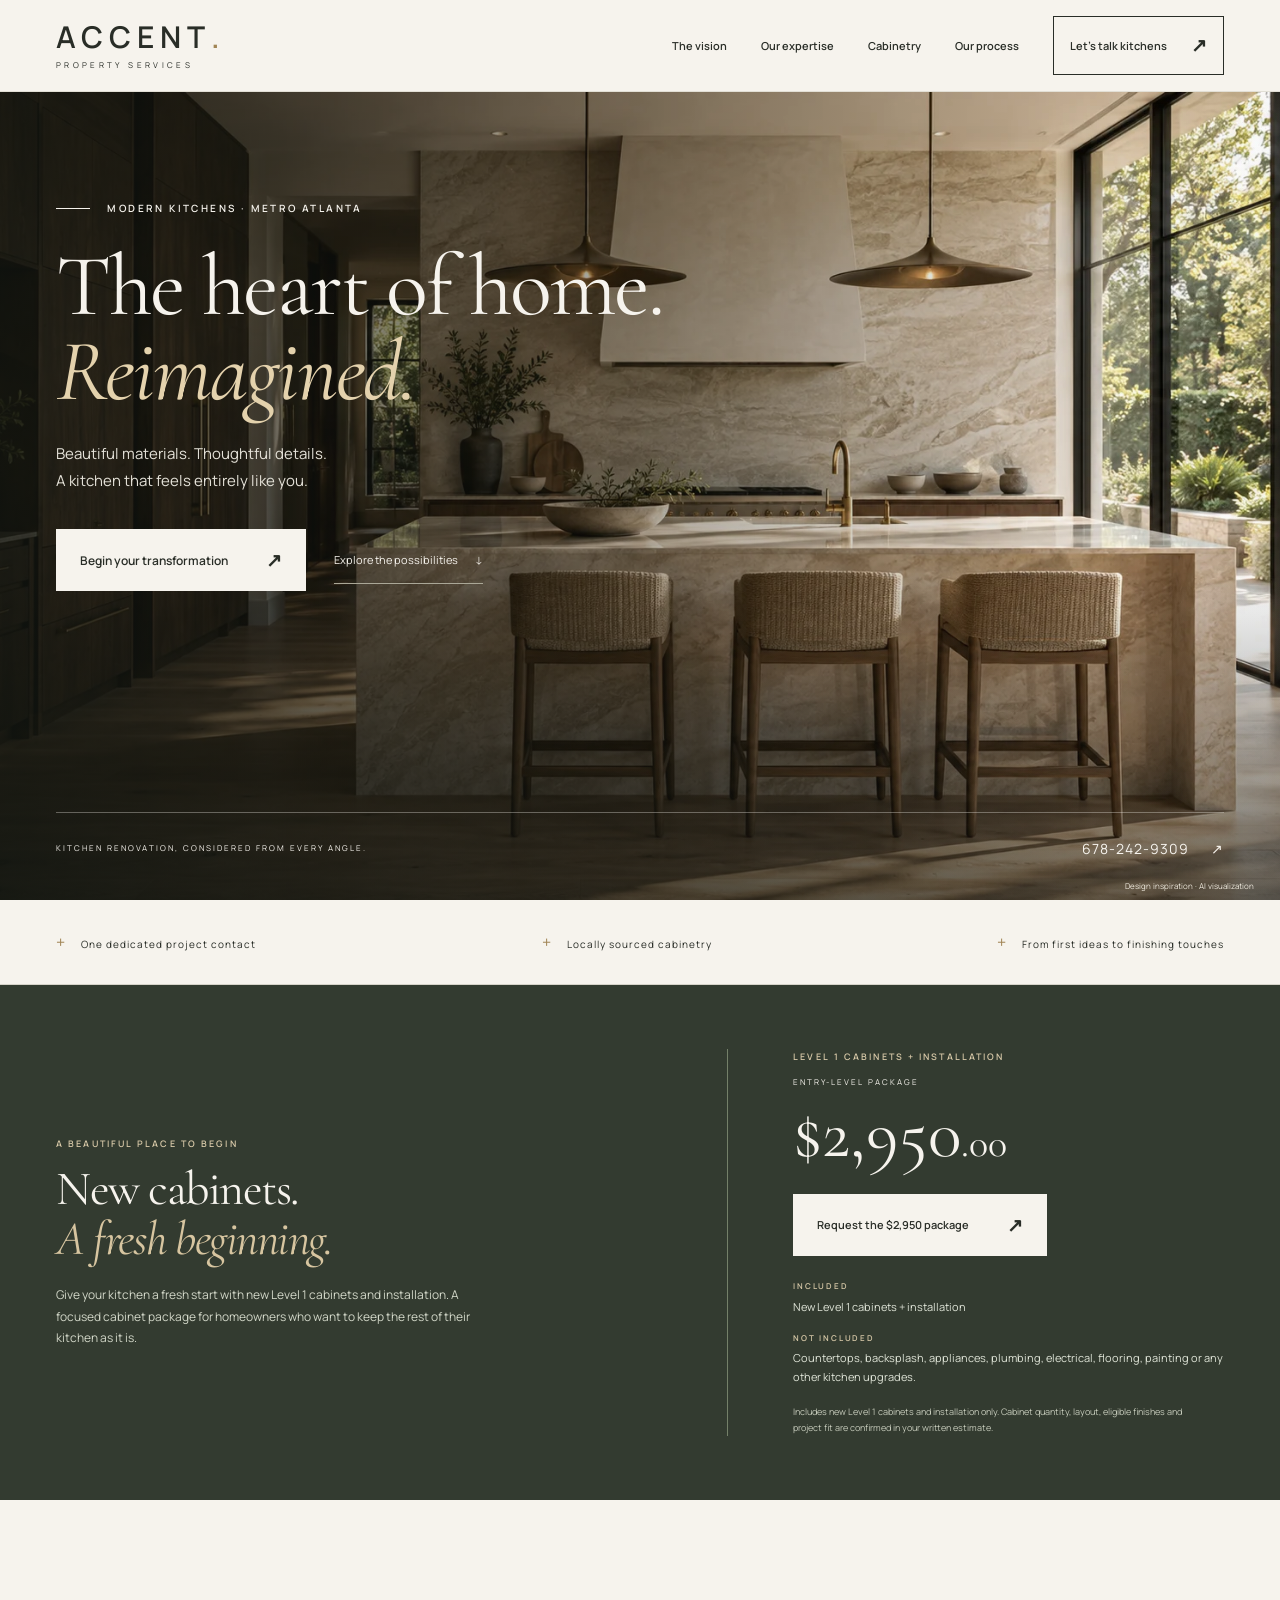
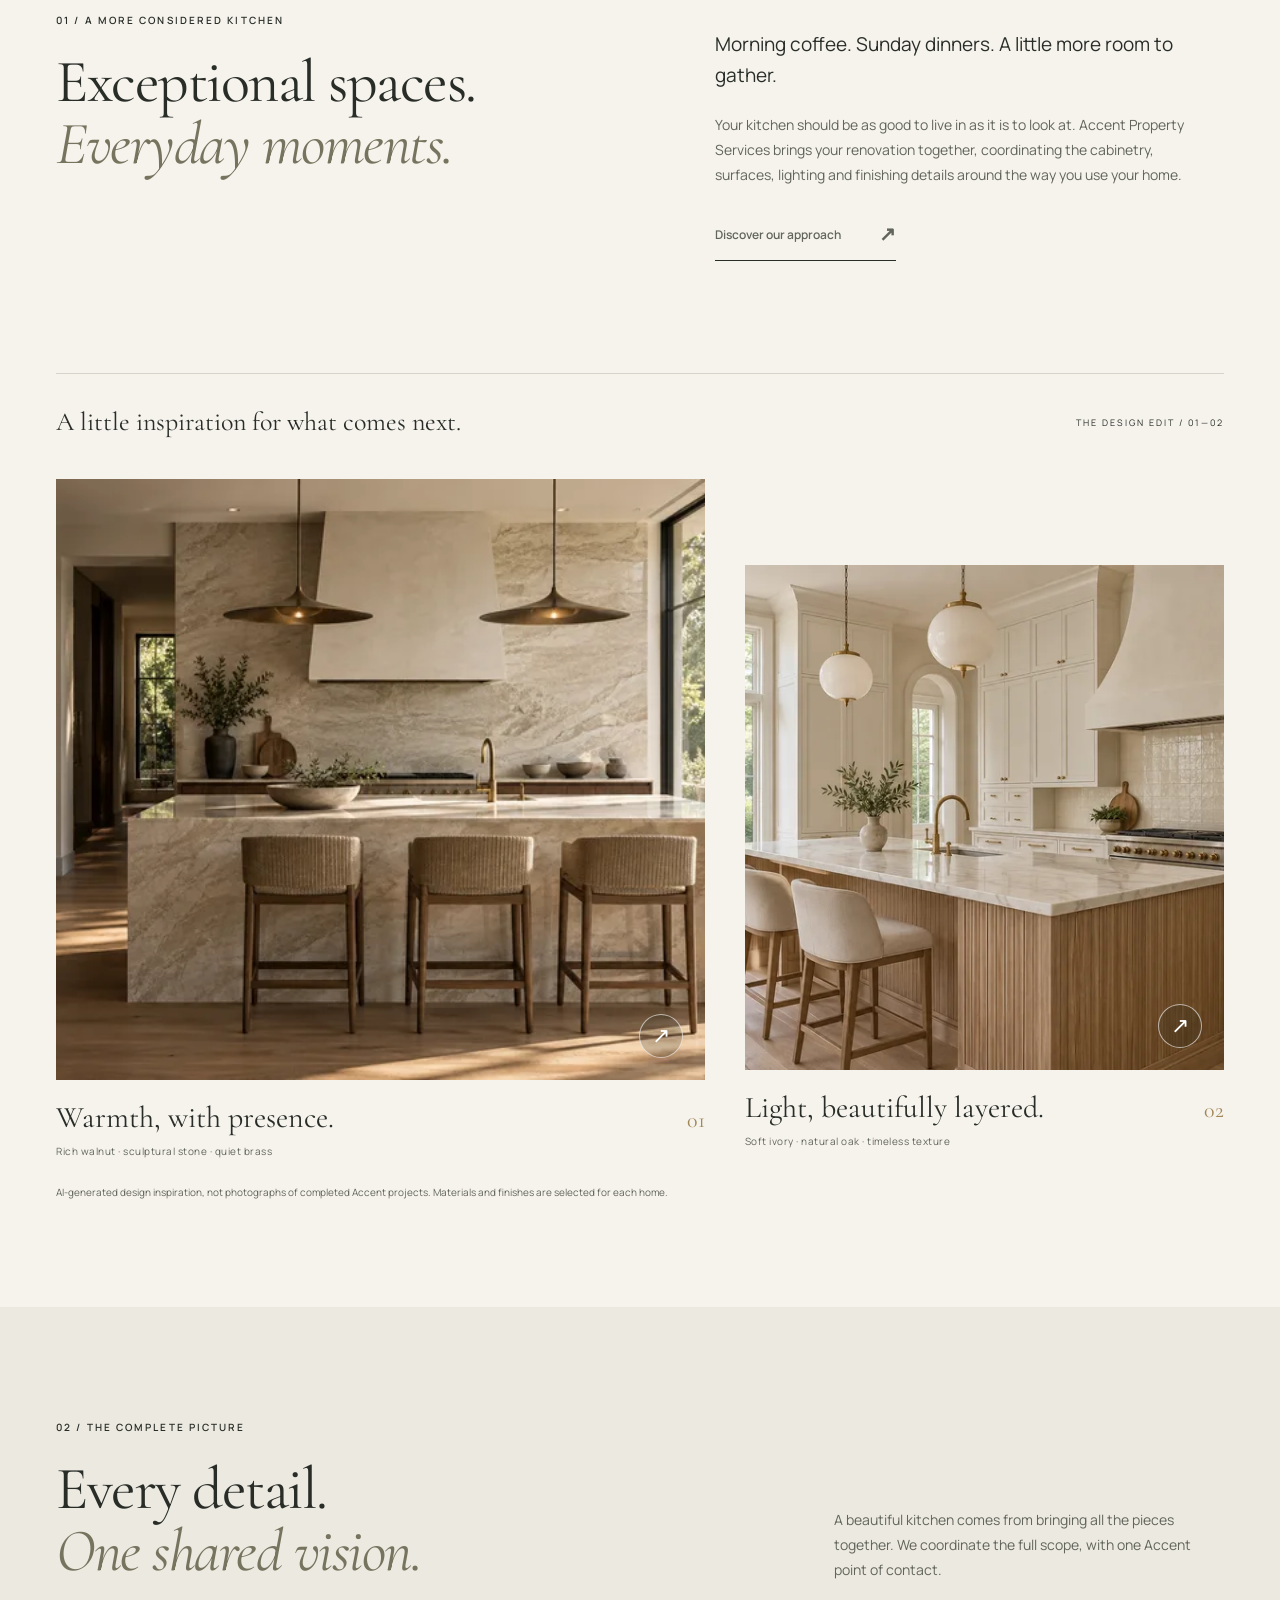
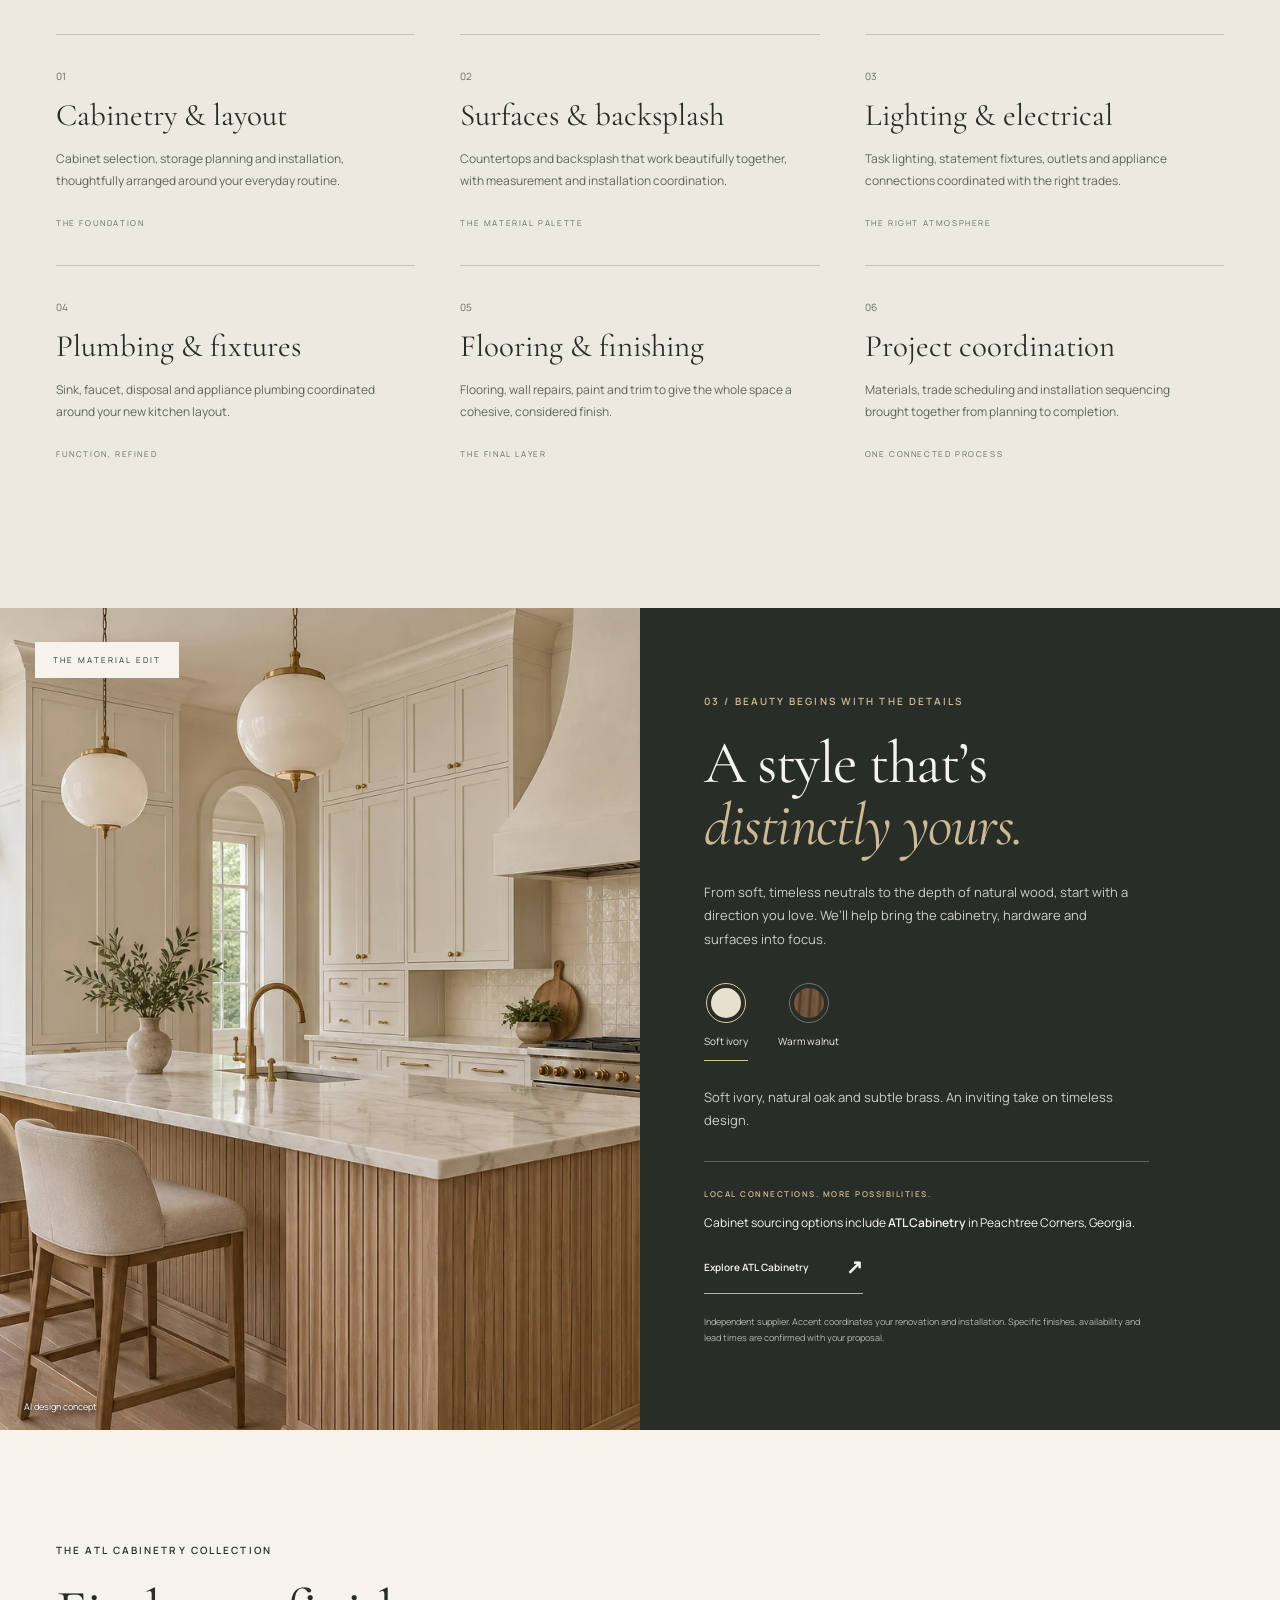
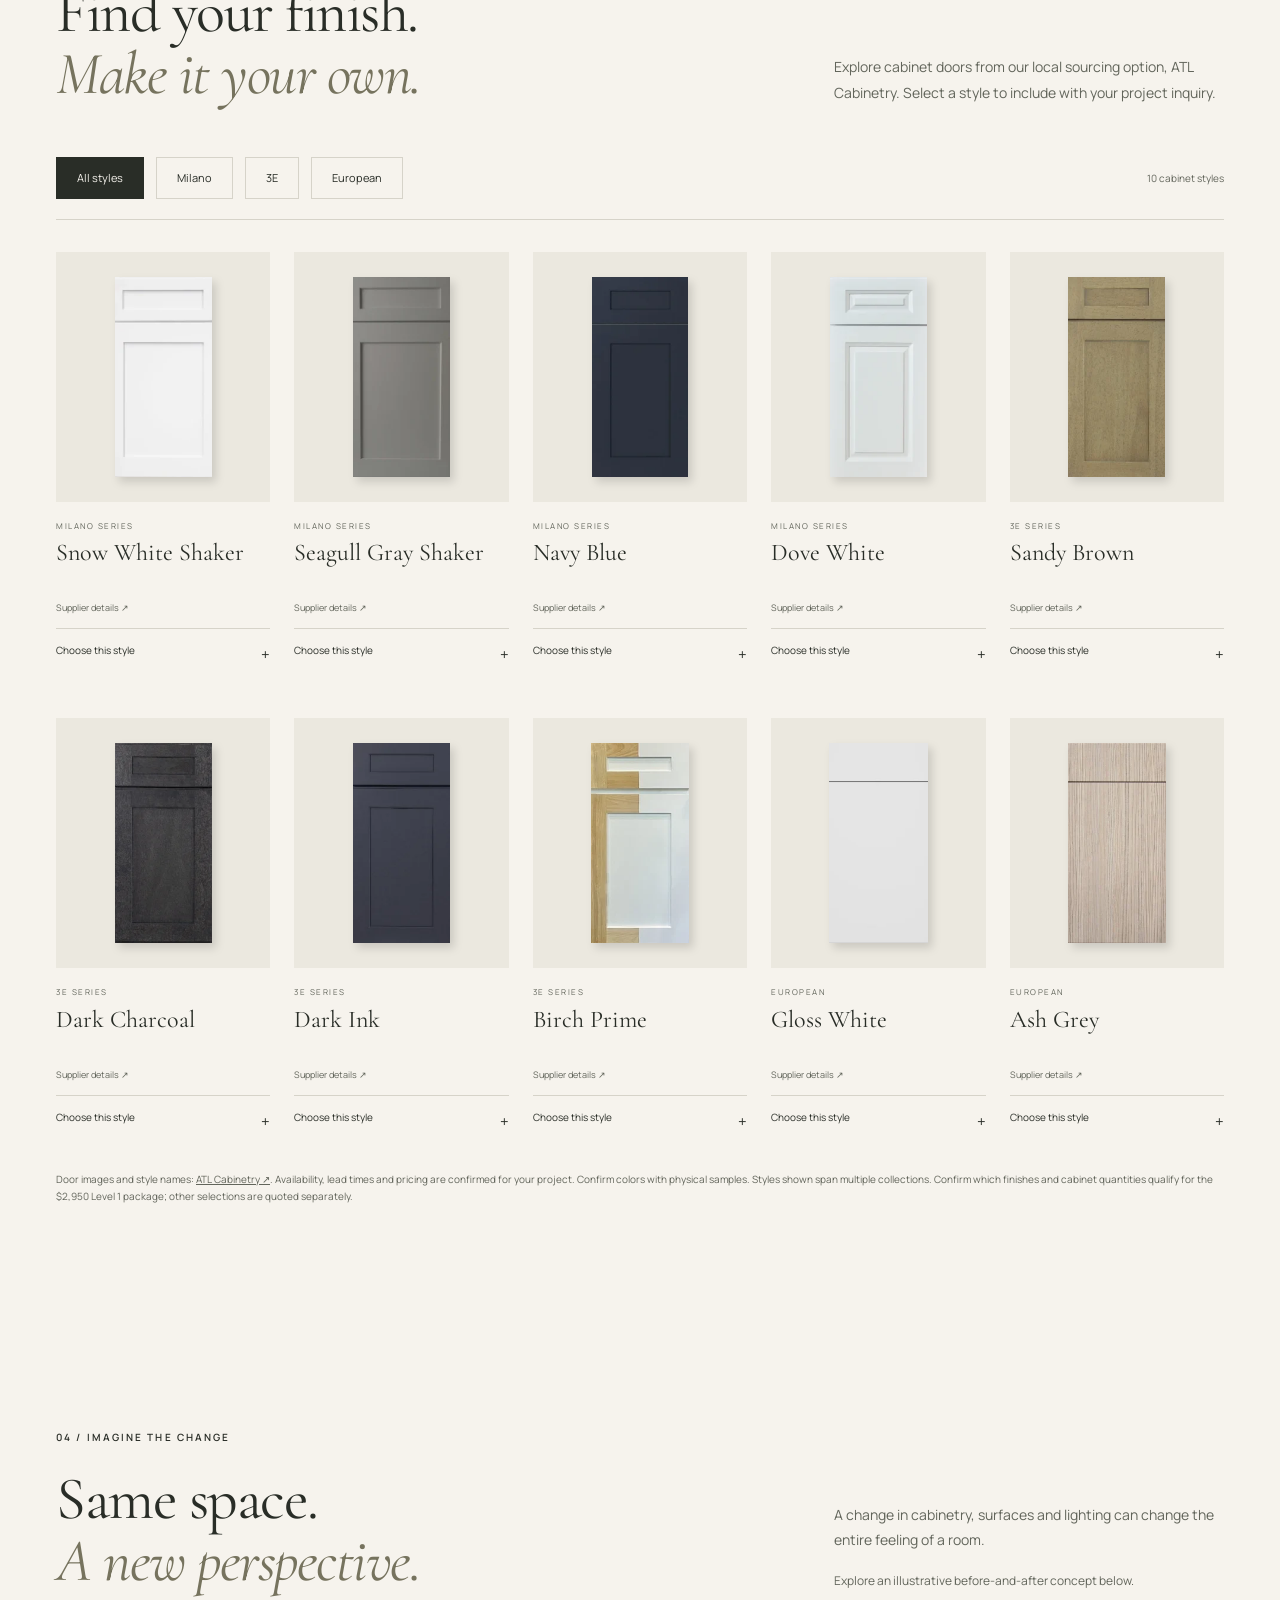
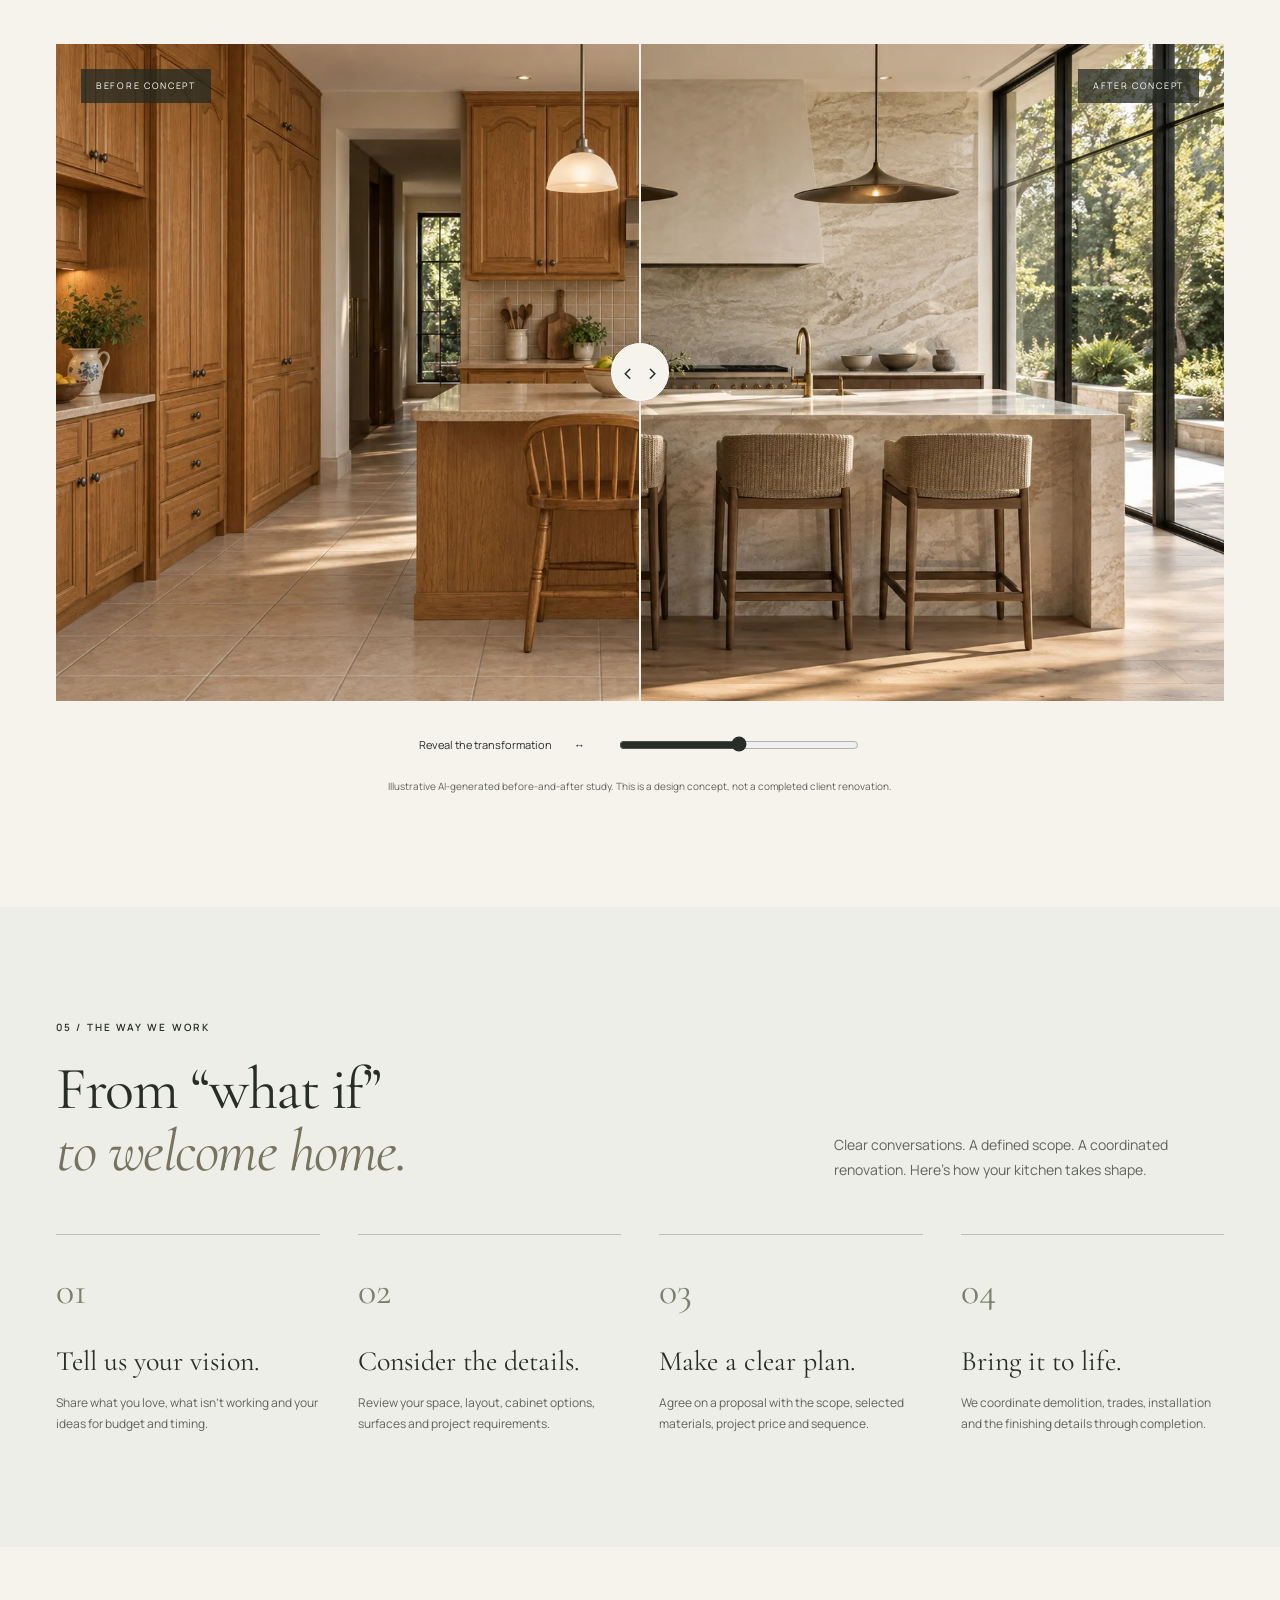
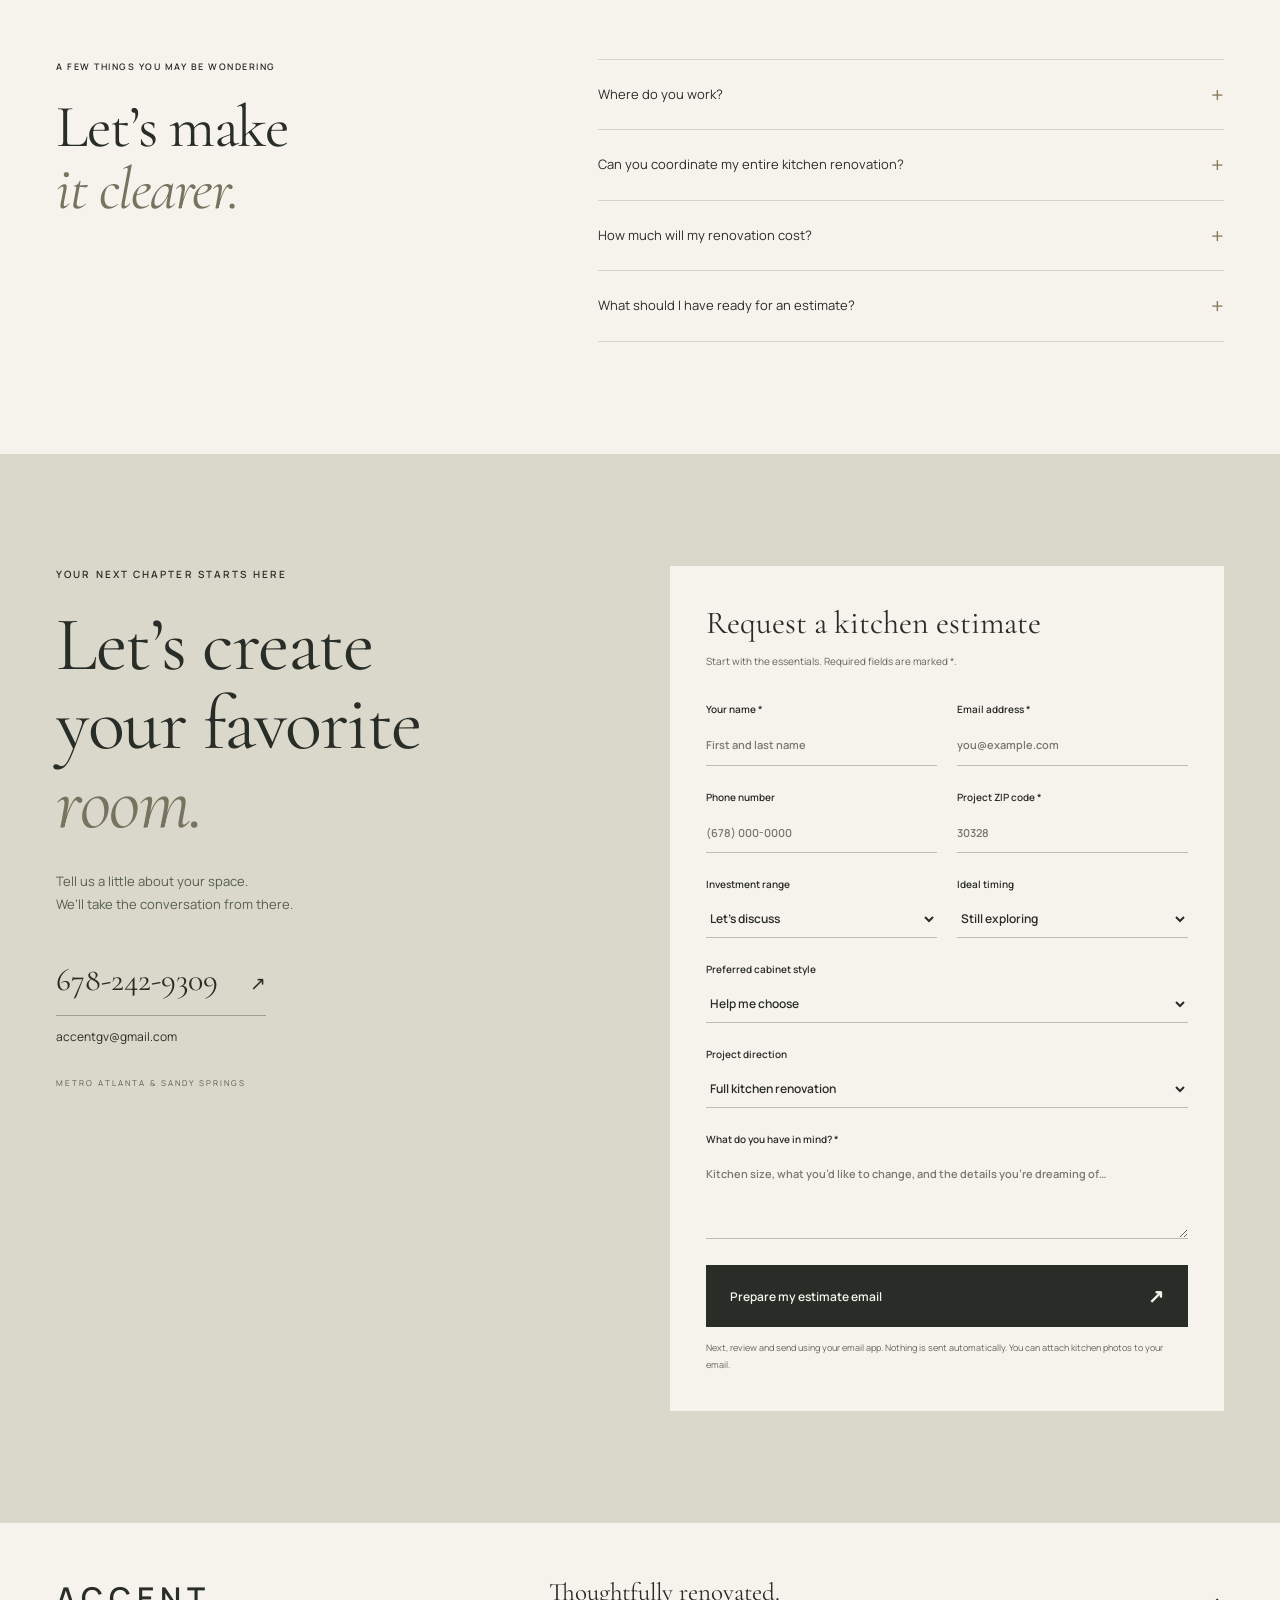
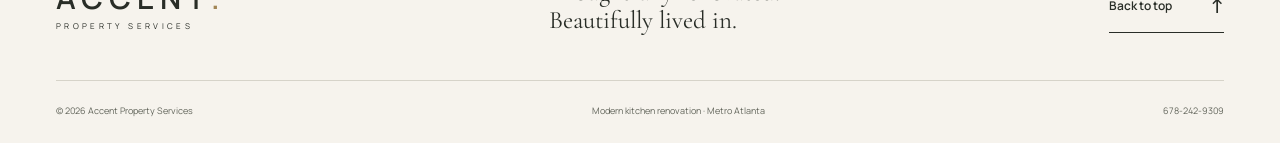
<file: index.html>
<!doctype html>
<html lang="en">
<head>
  <!-- Google tag (gtag.js) -->
  <script async src="https://www.googletagmanager.com/gtag/js?id=G-FBXDWEWKCQ"></script>
  <script>
    window.dataLayer = window.dataLayer || [];
    function gtag(){dataLayer.push(arguments);}
    gtag('js', new Date());
    gtag('config', 'G-FBXDWEWKCQ');
  </script>
  <meta charset="utf-8">
  <meta name="viewport" content="width=device-width, initial-scale=1">
  <meta name="theme-color" content="#292d27">
  <title>Modern Kitchen Renovation in Atlanta | Accent Property Services</title>
  <meta name="description" content="A more considered kitchen. Accent Property Services coordinates kitchen renovation, cabinetry, countertops, lighting and finishing throughout Metro Atlanta and Sandy Springs. Call 678-242-9309.">
  <link rel="canonical" href="https://kitchen.accentps.com/">
  <meta property="og:type" content="website">
  <meta property="og:title" content="Beautiful kitchens. Thoughtfully brought to life. | Accent">
  <meta property="og:description" content="Modern kitchen renovation, from your first idea to the finishing detail. Serving Metro Atlanta and Sandy Springs.">
  <meta property="og:url" content="https://kitchen.accentps.com/">
  <meta property="og:image" content="https://kitchen.accentps.com/assets/kitchen-walnut.webp">
  <meta property="og:image:alt" content="Walnut and natural stone kitchen design inspiration">
  <link rel="icon" href="assets/favicon.svg" type="image/svg+xml">
  <link rel="preload" href="assets/kitchen-walnut.webp" as="image" imagesrcset="assets/kitchen-walnut-800.webp 800w, assets/kitchen-walnut.webp 1672w" imagesizes="100vw">
  <link rel="stylesheet" href="kitchen.css">
  <script src="kitchen.js" defer></script>
  <script type="application/ld+json">{"@context":"https://schema.org","@type":"HomeAndConstructionBusiness","name":"Accent Property Services","url":"https://kitchen.accentps.com/","telephone":"+1-678-242-9309","email":"accentgv@gmail.com","areaServed":[{"@type":"Place","name":"Metro Atlanta, Georgia"},{"@type":"City","name":"Sandy Springs, Georgia"}],"description":"Kitchen renovation, cabinetry installation, countertops, backsplash, lighting and project coordination."}</script>
</head>
<body>
  <a class="skip-link" href="#main">Skip to content</a>
  <header class="site-header" id="top"><div class="header-inner">
    <a class="brand" href="#top" aria-label="Accent Property Services home"><span class="brand-name">ACCENT<span class="brand-dot">.</span></span><span class="brand-sub">PROPERTY SERVICES</span></a>
    <button class="menu-toggle" type="button" aria-expanded="false" aria-controls="main-nav" hidden><span>Menu</span><span class="menu-icon" aria-hidden="true"></span></button>
    <nav class="main-nav" id="main-nav" aria-label="Main navigation"><a href="#vision">The vision</a><a href="#services">Our expertise</a><a href="#cabinet-styles">Cabinetry</a><a href="#process">Our process</a><a class="nav-cta" href="#estimate">Let’s talk kitchens <span aria-hidden="true">↗</span></a></nav>
  </div></header>
  <main id="main">
    <section class="hero" aria-labelledby="hero-heading">
      <img class="hero-image" src="assets/kitchen-walnut.webp" srcset="assets/kitchen-walnut-800.webp 800w, assets/kitchen-walnut.webp 1672w" sizes="100vw" width="1672" height="941" alt="Kitchen design concept with rich walnut cabinetry, a sculptural stone island and garden-facing windows" fetchpriority="high">
      <div class="hero-shade"></div>
      <div class="hero-copy wrap"><p class="eyebrow"><span class="little-line"></span> MODERN KITCHENS · METRO ATLANTA</p><h1 id="hero-heading">The heart of home.<br><em>Reimagined.</em></h1><p class="hero-description">Beautiful materials. Thoughtful details.<br>A kitchen that feels entirely like you.</p><div class="hero-actions"><a class="button button-cream" href="#estimate">Begin your transformation <span aria-hidden="true">↗</span></a><a class="hero-text-link" href="#vision">Explore the possibilities <span aria-hidden="true">↓</span></a></div></div>
      <div class="hero-bottom wrap"><span>KITCHEN RENOVATION, CONSIDERED FROM EVERY ANGLE.</span><a href="tel:+16782429309">678-242-9309 <span aria-hidden="true">↗</span></a></div><span class="hero-caption">Design inspiration · AI visualization</span>
    </section>
    <div class="promise-strip"><div class="wrap"><span>One dedicated project contact</span><span>Locally sourced cabinetry</span><span>From first ideas to finishing touches</span></div></div>

<section class="entry-upgrade" id="entry-upgrade" aria-labelledby="upgrade-heading"><div class="wrap upgrade-grid"><div><p class="eyebrow">A BEAUTIFUL PLACE TO BEGIN</p><h2 id="upgrade-heading">New cabinets.<br><em>A fresh beginning.</em></h2><p>Give your kitchen a fresh start with new Level 1 cabinets and installation. A focused cabinet package for homeowners who want to keep the rest of their kitchen as it is.</p></div><div class="upgrade-price"><p class="eyebrow">LEVEL 1 CABINETS + INSTALLATION</p><p class="price"><span>ENTRY-LEVEL PACKAGE</span>$2,950<span class="price-cents">.00</span></p><a class="button button-cream" id="choose-upgrade" href="#estimate">Request the $2,950 package <span aria-hidden="true">↗</span></a><div class="package-scope"><p><strong>Included</strong>New Level 1 cabinets + installation</p><p><strong>Not included</strong>Countertops, backsplash, appliances, plumbing, electrical, flooring, painting or any other kitchen upgrades.</p></div><p class="upgrade-note">Includes new Level 1 cabinets and installation only. Cabinet quantity, layout, eligible finishes and project fit are confirmed in your written estimate.</p></div></div></section>
    <section class="intro section wrap" id="vision" aria-labelledby="vision-heading"><div><p class="eyebrow">01 / A MORE CONSIDERED KITCHEN</p><h2 id="vision-heading">Exceptional spaces.<br><em>Everyday moments.</em></h2></div><div class="intro-copy"><p class="large-copy">Morning coffee. Sunday dinners. A little more room to gather.</p><p>Your kitchen should be as good to live in as it is to look at. Accent Property Services brings your renovation together, coordinating the cabinetry, surfaces, lighting and finishing details around the way you use your home.</p><a class="text-link" href="#process">Discover our approach <span aria-hidden="true">↗</span></a></div></section>

    <section class="gallery wrap" aria-labelledby="gallery-heading"><div class="section-line"><h3 id="gallery-heading">A little inspiration for what comes next.</h3><span>THE DESIGN EDIT / 01—02</span></div><div class="gallery-grid">
      <figure class="gallery-item"><a href="#cabinetry" aria-label="Explore warm walnut cabinetry"><img src="assets/kitchen-walnut.webp" srcset="assets/kitchen-walnut-800.webp 800w, assets/kitchen-walnut.webp 1672w" sizes="(max-width: 600px) 90vw, 52vw" width="1672" height="941" alt="Warm walnut kitchen concept with natural stone and brass details" loading="lazy"><span class="image-arrow" aria-hidden="true">↗</span></a><figcaption><div><h3>Warmth, with presence.</h3><p>Rich walnut · sculptural stone · quiet brass</p></div><span>01</span></figcaption></figure>
      <figure class="gallery-item gallery-item-offset"><a href="#cabinetry" aria-label="Explore soft ivory cabinetry"><img src="assets/kitchen-ivory.webp" srcset="assets/kitchen-ivory-800.webp 800w, assets/kitchen-ivory.webp 1536w" sizes="(max-width: 600px) 90vw, 40vw" width="1536" height="1024" alt="Soft ivory kitchen concept with light oak island and delicate brass accents" loading="lazy"><span class="image-arrow" aria-hidden="true">↗</span></a><figcaption><div><h3>Light, beautifully layered.</h3><p>Soft ivory · natural oak · timeless texture</p></div><span>02</span></figcaption></figure>
    </div><p class="image-note">AI-generated design inspiration, not photographs of completed Accent projects. Materials and finishes are selected for each home.</p></section>

    <section class="expertise section" id="services" aria-labelledby="services-heading"><div class="wrap"><div class="section-heading"><div><p class="eyebrow">02 / THE COMPLETE PICTURE</p><h2 id="services-heading">Every detail.<br><em>One shared vision.</em></h2></div><p>A beautiful kitchen comes from bringing all the pieces together. We coordinate the full scope, with one Accent point of contact.</p></div><div class="service-grid">
      <article><span class="service-number">01</span><h3>Cabinetry & layout</h3><p>Cabinet selection, storage planning and installation, thoughtfully arranged around your everyday routine.</p><span class="service-detail">THE FOUNDATION</span></article>
      <article><span class="service-number">02</span><h3>Surfaces & backsplash</h3><p>Countertops and backsplash that work beautifully together, with measurement and installation coordination.</p><span class="service-detail">THE MATERIAL PALETTE</span></article>
      <article><span class="service-number">03</span><h3>Lighting & electrical</h3><p>Task lighting, statement fixtures, outlets and appliance connections coordinated with the right trades.</p><span class="service-detail">THE RIGHT ATMOSPHERE</span></article>
      <article><span class="service-number">04</span><h3>Plumbing & fixtures</h3><p>Sink, faucet, disposal and appliance plumbing coordinated around your new kitchen layout.</p><span class="service-detail">FUNCTION, REFINED</span></article>
      <article><span class="service-number">05</span><h3>Flooring & finishing</h3><p>Flooring, wall repairs, paint and trim to give the whole space a cohesive, considered finish.</p><span class="service-detail">THE FINAL LAYER</span></article>
      <article><span class="service-number">06</span><h3>Project coordination</h3><p>Materials, trade scheduling and installation sequencing brought together from planning to completion.</p><span class="service-detail">ONE CONNECTED PROCESS</span></article>
    </div></div></section>

    <section class="cabinetry" id="cabinetry" aria-labelledby="cabinetry-heading"><div class="cabinetry-image"><img id="cabinet-image" src="assets/kitchen-ivory.webp" width="1536" height="1024" alt="Soft ivory cabinetry inspiration with natural oak and brass" loading="lazy"><span class="image-label">THE MATERIAL EDIT</span><span class="cabinet-image-note">AI design concept</span></div><div class="cabinetry-copy"><p class="eyebrow">03 / BEAUTY BEGINS WITH THE DETAILS</p><h2 id="cabinetry-heading">A style that’s<br><em>distinctly yours.</em></h2><p>From soft, timeless neutrals to the depth of natural wood, start with a direction you love. We’ll help bring the cabinetry, hardware and surfaces into focus.</p><div class="finish-controls" role="group" aria-label="Explore cabinetry inspiration" hidden><button class="finish-button" data-finish="ivory" aria-pressed="true" type="button"><span class="swatch swatch-ivory"></span>Soft ivory</button><button class="finish-button" data-finish="walnut" aria-pressed="false" type="button"><span class="swatch swatch-walnut"></span>Warm walnut</button></div><p class="finish-description" id="finish-description" aria-live="polite">Soft ivory, natural oak and subtle brass. An inviting take on timeless design.</p><div class="supplier"><p class="eyebrow">LOCAL CONNECTIONS. MORE POSSIBILITIES.</p><p>Cabinet sourcing options include <strong>ATL Cabinetry</strong> in Peachtree Corners, Georgia.</p><a class="text-link text-link-light" href="https://www.atlcabinetry.com/" target="_blank" rel="noopener noreferrer">Explore ATL Cabinetry <span aria-hidden="true">↗</span><span class="sr-only"> (opens in a new tab)</span></a><small>Independent supplier. Accent coordinates your renovation and installation. Specific finishes, availability and lead times are confirmed with your proposal.</small></div></div></section>

<section class="collection section wrap" id="cabinet-styles" aria-labelledby="collection-heading"><div class="section-heading"><div><p class="eyebrow">THE ATL CABINETRY COLLECTION</p><h2 id="collection-heading">Find your finish.<br><em>Make it your own.</em></h2></div><p>Explore cabinet doors from our local sourcing option, ATL Cabinetry. Select a style to include with your project inquiry.</p></div><div class="collection-toolbar"><div class="collection-filters" role="group" aria-label="Filter cabinet styles" hidden><button type="button" data-series-filter="all" aria-pressed="true">All styles</button><button type="button" data-series-filter="Milano" aria-pressed="false">Milano</button><button type="button" data-series-filter="3E" aria-pressed="false">3E</button><button type="button" data-series-filter="European" aria-pressed="false">European</button></div><p id="cabinet-count" role="status">10 cabinet styles</p></div><div class="cabinet-grid"><article class="cabinet-card" data-series="Milano"><a class="door-image" href="https://www.atlcabinetry.com/snow-white/" target="_blank" rel="noopener noreferrer" aria-label="View Snow White Shaker at ATL Cabinetry (opens in a new tab)"><img src="assets/atl-snow-white-shaker.webp" alt="ATL Cabinetry Snow White Shaker cabinet door" width="166" height="338" loading="lazy"></a><p class="cabinet-series">MILANO SERIES</p><h3>Snow White Shaker</h3><a class="supplier-link" href="https://www.atlcabinetry.com/snow-white/" target="_blank" rel="noopener noreferrer">Supplier details ↗<span class="sr-only"> (opens in a new tab)</span></a><button class="choose-cabinet" data-style="Snow White Shaker" type="button" hidden>Choose this style <span aria-hidden="true">+</span></button></article>
<article class="cabinet-card" data-series="Milano"><a class="door-image" href="https://www.atlcabinetry.com/seagull-gray-shaker/" target="_blank" rel="noopener noreferrer" aria-label="View Seagull Gray Shaker at ATL Cabinetry (opens in a new tab)"><img src="assets/atl-seagull-gray-shaker.webp" alt="ATL Cabinetry Seagull Gray Shaker cabinet door" width="166" height="338" loading="lazy"></a><p class="cabinet-series">MILANO SERIES</p><h3>Seagull Gray Shaker</h3><a class="supplier-link" href="https://www.atlcabinetry.com/seagull-gray-shaker/" target="_blank" rel="noopener noreferrer">Supplier details ↗<span class="sr-only"> (opens in a new tab)</span></a><button class="choose-cabinet" data-style="Seagull Gray Shaker" type="button" hidden>Choose this style <span aria-hidden="true">+</span></button></article>
<article class="cabinet-card" data-series="Milano"><a class="door-image" href="https://www.atlcabinetry.com/navy-blue/" target="_blank" rel="noopener noreferrer" aria-label="View Navy Blue at ATL Cabinetry (opens in a new tab)"><img src="assets/atl-navy-blue.webp" alt="ATL Cabinetry Navy Blue cabinet door" width="166" height="338" loading="lazy"></a><p class="cabinet-series">MILANO SERIES</p><h3>Navy Blue</h3><a class="supplier-link" href="https://www.atlcabinetry.com/navy-blue/" target="_blank" rel="noopener noreferrer">Supplier details ↗<span class="sr-only"> (opens in a new tab)</span></a><button class="choose-cabinet" data-style="Navy Blue" type="button" hidden>Choose this style <span aria-hidden="true">+</span></button></article>
<article class="cabinet-card" data-series="Milano"><a class="door-image" href="https://www.atlcabinetry.com/dove-white/" target="_blank" rel="noopener noreferrer" aria-label="View Dove White at ATL Cabinetry (opens in a new tab)"><img src="assets/atl-dove-white.webp" alt="ATL Cabinetry Dove White cabinet door" width="166" height="338" loading="lazy"></a><p class="cabinet-series">MILANO SERIES</p><h3>Dove White</h3><a class="supplier-link" href="https://www.atlcabinetry.com/dove-white/" target="_blank" rel="noopener noreferrer">Supplier details ↗<span class="sr-only"> (opens in a new tab)</span></a><button class="choose-cabinet" data-style="Dove White" type="button" hidden>Choose this style <span aria-hidden="true">+</span></button></article>
<article class="cabinet-card" data-series="3E"><a class="door-image" href="https://www.atlcabinetry.com/sandy-brown/" target="_blank" rel="noopener noreferrer" aria-label="View Sandy Brown at ATL Cabinetry (opens in a new tab)"><img src="assets/atl-sandy-brown.webp" alt="ATL Cabinetry Sandy Brown cabinet door" width="166" height="338" loading="lazy"></a><p class="cabinet-series">3E SERIES</p><h3>Sandy Brown</h3><a class="supplier-link" href="https://www.atlcabinetry.com/sandy-brown/" target="_blank" rel="noopener noreferrer">Supplier details ↗<span class="sr-only"> (opens in a new tab)</span></a><button class="choose-cabinet" data-style="Sandy Brown" type="button" hidden>Choose this style <span aria-hidden="true">+</span></button></article>
<article class="cabinet-card" data-series="3E"><a class="door-image" href="https://www.atlcabinetry.com/dark-charcoal/" target="_blank" rel="noopener noreferrer" aria-label="View Dark Charcoal at ATL Cabinetry (opens in a new tab)"><img src="assets/atl-dark-charcoal.webp" alt="ATL Cabinetry Dark Charcoal cabinet door" width="166" height="338" loading="lazy"></a><p class="cabinet-series">3E SERIES</p><h3>Dark Charcoal</h3><a class="supplier-link" href="https://www.atlcabinetry.com/dark-charcoal/" target="_blank" rel="noopener noreferrer">Supplier details ↗<span class="sr-only"> (opens in a new tab)</span></a><button class="choose-cabinet" data-style="Dark Charcoal" type="button" hidden>Choose this style <span aria-hidden="true">+</span></button></article>
<article class="cabinet-card" data-series="3E"><a class="door-image" href="https://www.atlcabinetry.com/newcastle-charcoal/" target="_blank" rel="noopener noreferrer" aria-label="View Dark Ink at ATL Cabinetry (opens in a new tab)"><img src="assets/atl-dark-ink.webp" alt="ATL Cabinetry Dark Ink cabinet door" width="166" height="338" loading="lazy"></a><p class="cabinet-series">3E SERIES</p><h3>Dark Ink</h3><a class="supplier-link" href="https://www.atlcabinetry.com/newcastle-charcoal/" target="_blank" rel="noopener noreferrer">Supplier details ↗<span class="sr-only"> (opens in a new tab)</span></a><button class="choose-cabinet" data-style="Dark Ink" type="button" hidden>Choose this style <span aria-hidden="true">+</span></button></article>
<article class="cabinet-card" data-series="3E"><a class="door-image" href="https://www.atlcabinetry.com/colorless/" target="_blank" rel="noopener noreferrer" aria-label="View Birch Prime at ATL Cabinetry (opens in a new tab)"><img src="assets/atl-birch-prime.webp" alt="ATL Cabinetry Birch Prime cabinet door" width="166" height="338" loading="lazy"></a><p class="cabinet-series">3E SERIES</p><h3>Birch Prime</h3><a class="supplier-link" href="https://www.atlcabinetry.com/colorless/" target="_blank" rel="noopener noreferrer">Supplier details ↗<span class="sr-only"> (opens in a new tab)</span></a><button class="choose-cabinet" data-style="Birch Prime" type="button" hidden>Choose this style <span aria-hidden="true">+</span></button></article>
<article class="cabinet-card" data-series="European"><a class="door-image" href="https://www.atlcabinetry.com/blanco-white/" target="_blank" rel="noopener noreferrer" aria-label="View Gloss White at ATL Cabinetry (opens in a new tab)"><img src="assets/atl-gloss-white.webp" alt="ATL Cabinetry Gloss White cabinet door" width="166" height="338" loading="lazy"></a><p class="cabinet-series">EUROPEAN</p><h3>Gloss White</h3><a class="supplier-link" href="https://www.atlcabinetry.com/blanco-white/" target="_blank" rel="noopener noreferrer">Supplier details ↗<span class="sr-only"> (opens in a new tab)</span></a><button class="choose-cabinet" data-style="Gloss White" type="button" hidden>Choose this style <span aria-hidden="true">+</span></button></article>
<article class="cabinet-card" data-series="European"><a class="door-image" href="https://www.atlcabinetry.com/ash-gray/" target="_blank" rel="noopener noreferrer" aria-label="View Ash Grey at ATL Cabinetry (opens in a new tab)"><img src="assets/atl-ash-grey.webp" alt="ATL Cabinetry Ash Grey cabinet door" width="166" height="338" loading="lazy"></a><p class="cabinet-series">EUROPEAN</p><h3>Ash Grey</h3><a class="supplier-link" href="https://www.atlcabinetry.com/ash-gray/" target="_blank" rel="noopener noreferrer">Supplier details ↗<span class="sr-only"> (opens in a new tab)</span></a><button class="choose-cabinet" data-style="Ash Grey" type="button" hidden>Choose this style <span aria-hidden="true">+</span></button></article></div><p class="image-note">Door images and style names: <a href="https://www.atlcabinetry.com/products" target="_blank" rel="noopener noreferrer">ATL Cabinetry ↗</a>. Availability, lead times and pricing are confirmed for your project. Confirm colors with physical samples. Styles shown span multiple collections. Confirm which finishes and cabinet quantities qualify for the $2,950 Level 1 package; other selections are quoted separately.</p></section>
    <section class="transformation section wrap" aria-labelledby="transformation-heading"><div class="section-heading"><div><p class="eyebrow">04 / IMAGINE THE CHANGE</p><h2 id="transformation-heading">Same space.<br><em>A new perspective.</em></h2></div><div><p>A change in cabinetry, surfaces and lighting can change the entire feeling of a room.</p><p class="small-copy">Explore an illustrative before-and-after concept below.</p></div></div><div class="comparison" id="comparison" style="--split:50%"><img class="comparison-after" src="assets/kitchen-walnut.webp" width="1672" height="941" alt="After concept: walnut cabinets, stone island and refined brass lighting" loading="lazy"><div class="comparison-before"><img src="assets/kitchen-before.webp" width="1672" height="941" alt="Before concept: dated oak cabinets, beige laminate surfaces and simple pendant lights" loading="lazy"></div><span class="compare-label before-label">BEFORE CONCEPT</span><span class="compare-label after-label">AFTER CONCEPT</span><div class="comparison-divider" aria-hidden="true"><span>‹&nbsp; ›</span></div></div><div class="comparison-controls" hidden><label for="comparison-range">Reveal the transformation <span aria-hidden="true">↔</span></label><input id="comparison-range" type="range" min="0" max="100" value="50" aria-label="Before and after comparison" aria-valuetext="50 percent before concept visible"></div><p class="image-note">Illustrative AI-generated before-and-after study. This is a design concept, not a completed client renovation.</p></section>

    <section class="process section" id="process" aria-labelledby="process-heading"><div class="wrap"><div class="section-heading"><div><p class="eyebrow">05 / THE WAY WE WORK</p><h2 id="process-heading">From “what if”<br><em>to welcome home.</em></h2></div><p>Clear conversations. A defined scope. A coordinated renovation. Here’s how your kitchen takes shape.</p></div><ol class="process-grid"><li><span>01</span><h3>Tell us your vision.</h3><p>Share what you love, what isn’t working and your ideas for budget and timing.</p></li><li><span>02</span><h3>Consider the details.</h3><p>Review your space, layout, cabinet options, surfaces and project requirements.</p></li><li><span>03</span><h3>Make a clear plan.</h3><p>Agree on a proposal with the scope, selected materials, project price and sequence.</p></li><li><span>04</span><h3>Bring it to life.</h3><p>We coordinate demolition, trades, installation and the finishing details through completion.</p></li></ol></div></section>

    <section class="faq section wrap" aria-labelledby="faq-heading"><div><p class="eyebrow">A FEW THINGS YOU MAY BE WONDERING</p><h2 id="faq-heading">Let’s make<br><em>it clearer.</em></h2></div><div class="faq-list"><details><summary>Where do you work?<span aria-hidden="true">+</span></summary><p>We serve Metro Atlanta, including Sandy Springs. Share your ZIP code when you request an estimate so we can confirm your location and project fit.</p></details><details><summary>Can you coordinate my entire kitchen renovation?<span aria-hidden="true">+</span></summary><p>Yes. Accent can coordinate cabinetry, countertops, backsplash, lighting and electrical, plumbing, flooring and finishing. Your proposal will define the exact services and trades included in your project.</p></details><details><summary>How much will my renovation cost?<span aria-hidden="true">+</span></summary><p>Cost depends on the size of the space, layout changes, selected cabinetry and materials, and the trade work needed. Share your ideas and an approximate budget, and we can start shaping a realistic scope.</p></details><details><summary>What should I have ready for an estimate?<span aria-hidden="true">+</span></summary><p>A few photos, your ZIP code, approximate kitchen size, what you want to change and your preferred timing are a great start. You can attach photos when you send your estimate email.</p></details></div></section>

    <section class="estimate section" id="estimate" aria-labelledby="estimate-heading"><div class="wrap estimate-grid"><div class="estimate-copy"><p class="eyebrow">YOUR NEXT CHAPTER STARTS HERE</p><h2 id="estimate-heading">Let’s create<br>your favorite<br><em>room.</em></h2><p>Tell us a little about your space.<br>We’ll take the conversation from there.</p><a class="estimate-phone" href="tel:+16782429309">678-242-9309 <span aria-hidden="true">↗</span></a><a class="email-link" href="mailto:accentgv@gmail.com">accentgv@gmail.com</a><p class="service-area">METRO ATLANTA & SANDY SPRINGS</p></div><div class="estimate-form-wrap">
      <form id="estimate-form" hidden><h3>Request a kitchen estimate</h3><p class="form-intro">Start with the essentials. Required fields are marked *.</p><div class="form-grid"><label>Your name *<input name="name" autocomplete="name" required maxlength="100" placeholder="First and last name"></label><label>Email address *<input type="email" name="email" autocomplete="email" required maxlength="160" placeholder="you@example.com"></label><label>Phone number<input type="tel" name="phone" autocomplete="tel" maxlength="30" placeholder="(678) 000-0000"></label><label>Project ZIP code *<input name="zip" autocomplete="postal-code" inputmode="numeric" pattern="[0-9]{5}(-[0-9]{4})?" required maxlength="10" placeholder="30328" title="Enter a 5-digit ZIP code, or ZIP+4"></label><label>Investment range<select name="budget"><option value="">Let’s discuss</option><option>Under $25,000</option><option>$25,000–$50,000</option><option>$50,000–$100,000</option><option>$100,000+</option></select></label><label>Ideal timing<select name="timing"><option value="">Still exploring</option><option>Within 3 months</option><option>3–6 months</option><option>6–12 months</option><option>Flexible</option></select></label><label class="full-width">Preferred cabinet style<select name="cabinet"><option value="">Help me choose</option><option>Snow White Shaker</option><option>Seagull Gray Shaker</option><option>Navy Blue</option><option>Dove White</option><option>Sandy Brown</option><option>Dark Charcoal</option><option>Dark Ink</option><option>Birch Prime</option><option>Gloss White</option><option>Ash Grey</option></select></label><label class="full-width">Project direction<select name="package"><option>Full kitchen renovation</option><option>Level 1 cabinets + installation — $2,950.00</option><option>Cabinetry project</option><option>Still exploring</option></select></label><label class="full-width">What do you have in mind? *<textarea name="vision" rows="3" maxlength="1200" required placeholder="Kitchen size, what you’d like to change, and the details you’re dreaming of…"></textarea></label></div><button class="button button-dark" type="submit">Prepare my estimate email <span aria-hidden="true">↗</span></button><p class="form-note">Next, review and send using your email app. Nothing is sent automatically. You can attach kitchen photos to your email.</p></form>
      <noscript><h3>Tell us about your kitchen.</h3><p>Email your name, ZIP code, approximate kitchen size, budget and timing. Attach a few photos if you have them.</p><a class="button button-dark" href="mailto:accentgv@gmail.com?subject=Kitchen%20Renovation%20Estimate">Email your project details ↗</a></noscript>
      <div id="email-ready" class="email-ready" tabindex="-1" hidden><span class="eyebrow">ONE MORE STEP</span><h3>Your vision, ready to share.</h3><p>Open the email draft below, add any photos, then send it to Accent. Your request has not been sent yet.</p><a id="email-draft" class="button button-dark" href="mailto:accentgv@gmail.com">Open email draft <span aria-hidden="true">↗</span></a><p class="form-note">No email app set up? Copy your details and email them to <a href="mailto:accentgv@gmail.com">accentgv@gmail.com</a>.</p><div class="draft-actions"><button id="copy-details" class="text-button" type="button">Copy project details</button><button id="edit-details" class="text-button" type="button">Edit details</button></div><p id="copy-status" role="status"></p><textarea id="copy-fallback" rows="8" readonly aria-label="Project details to copy" hidden></textarea></div>
    </div></div></section>
  </main>
  <footer class="site-footer"><div class="wrap footer-main"><a class="brand" href="#top" aria-label="Accent Property Services, back to top"><span class="brand-name">ACCENT<span class="brand-dot">.</span></span><span class="brand-sub">PROPERTY SERVICES</span></a><p>Thoughtfully renovated.<br>Beautifully lived in.</p><a class="text-link" href="#top">Back to top <span aria-hidden="true">↑</span></a></div><div class="wrap footer-bottom"><span>© 2026 Accent Property Services</span><span>Modern kitchen renovation · Metro Atlanta</span><a href="tel:+16782429309">678-242-9309</a></div></footer>
</body>
</html>
</file>
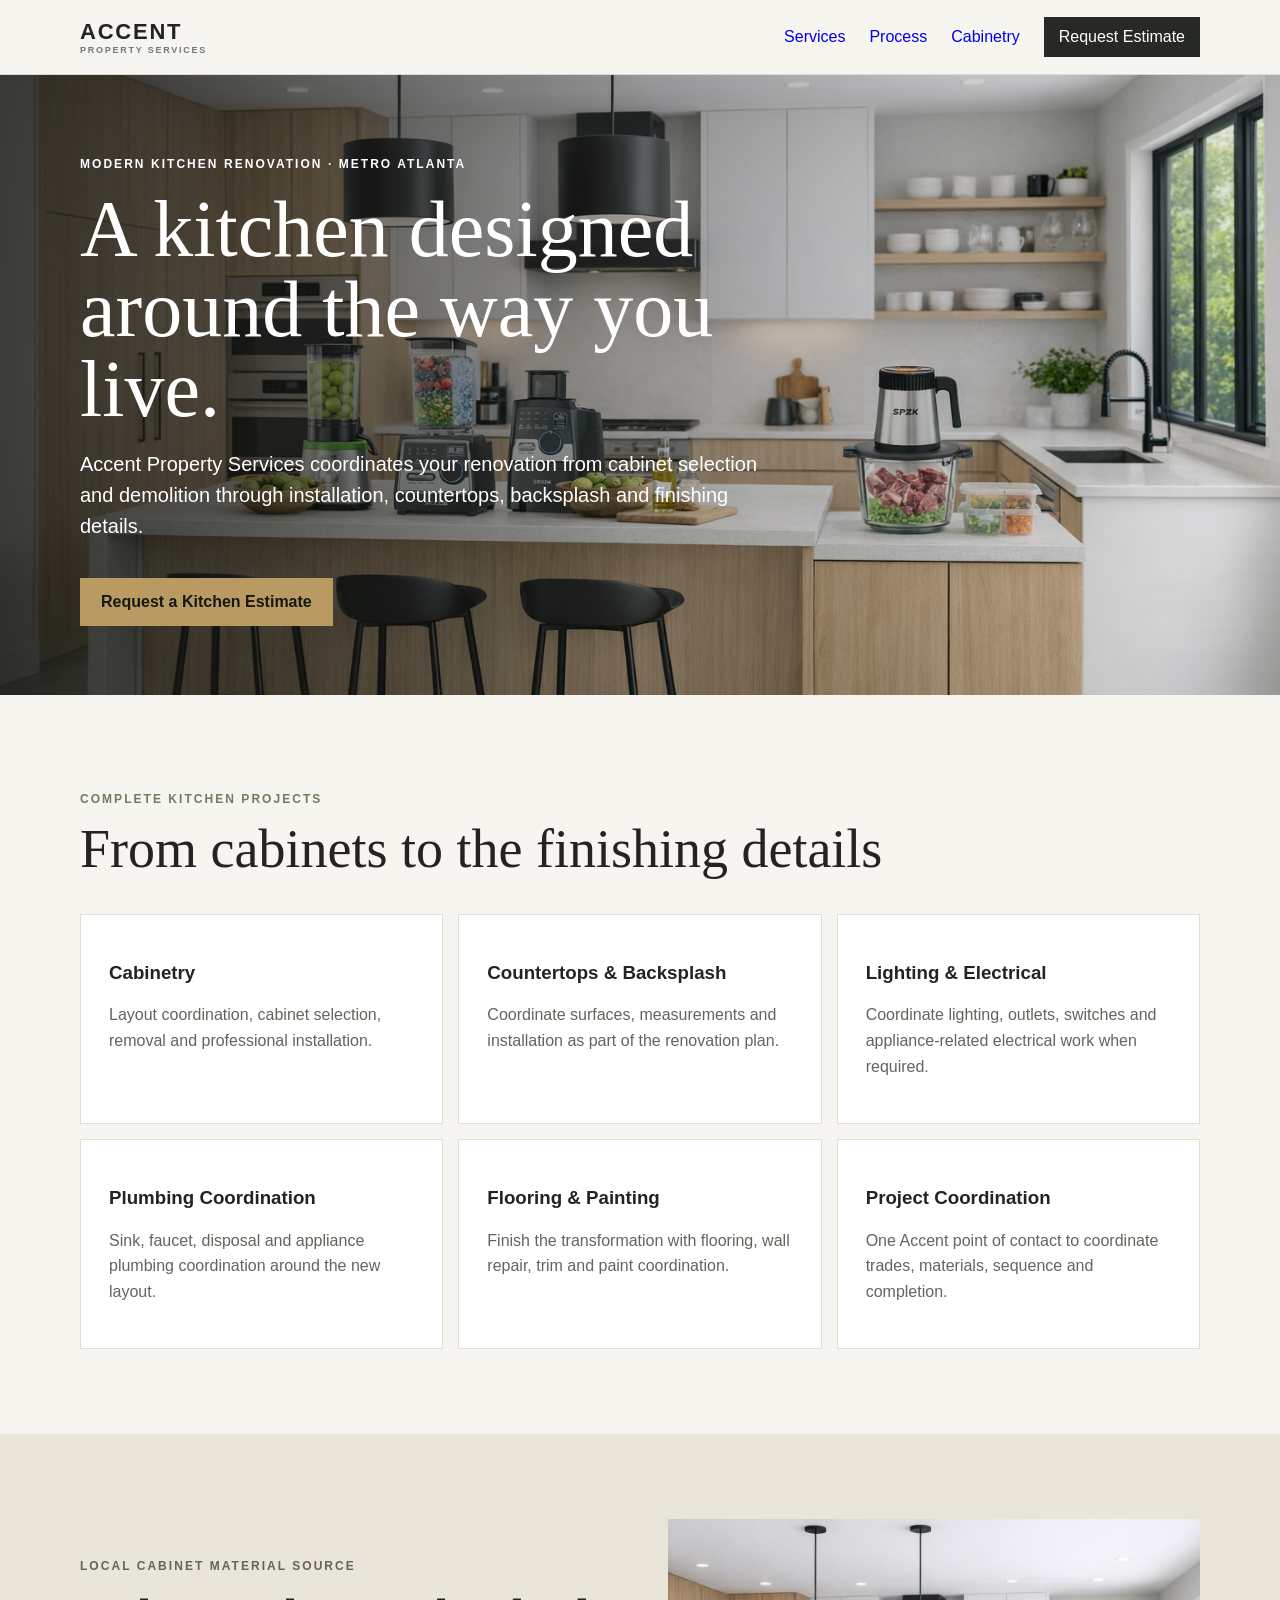
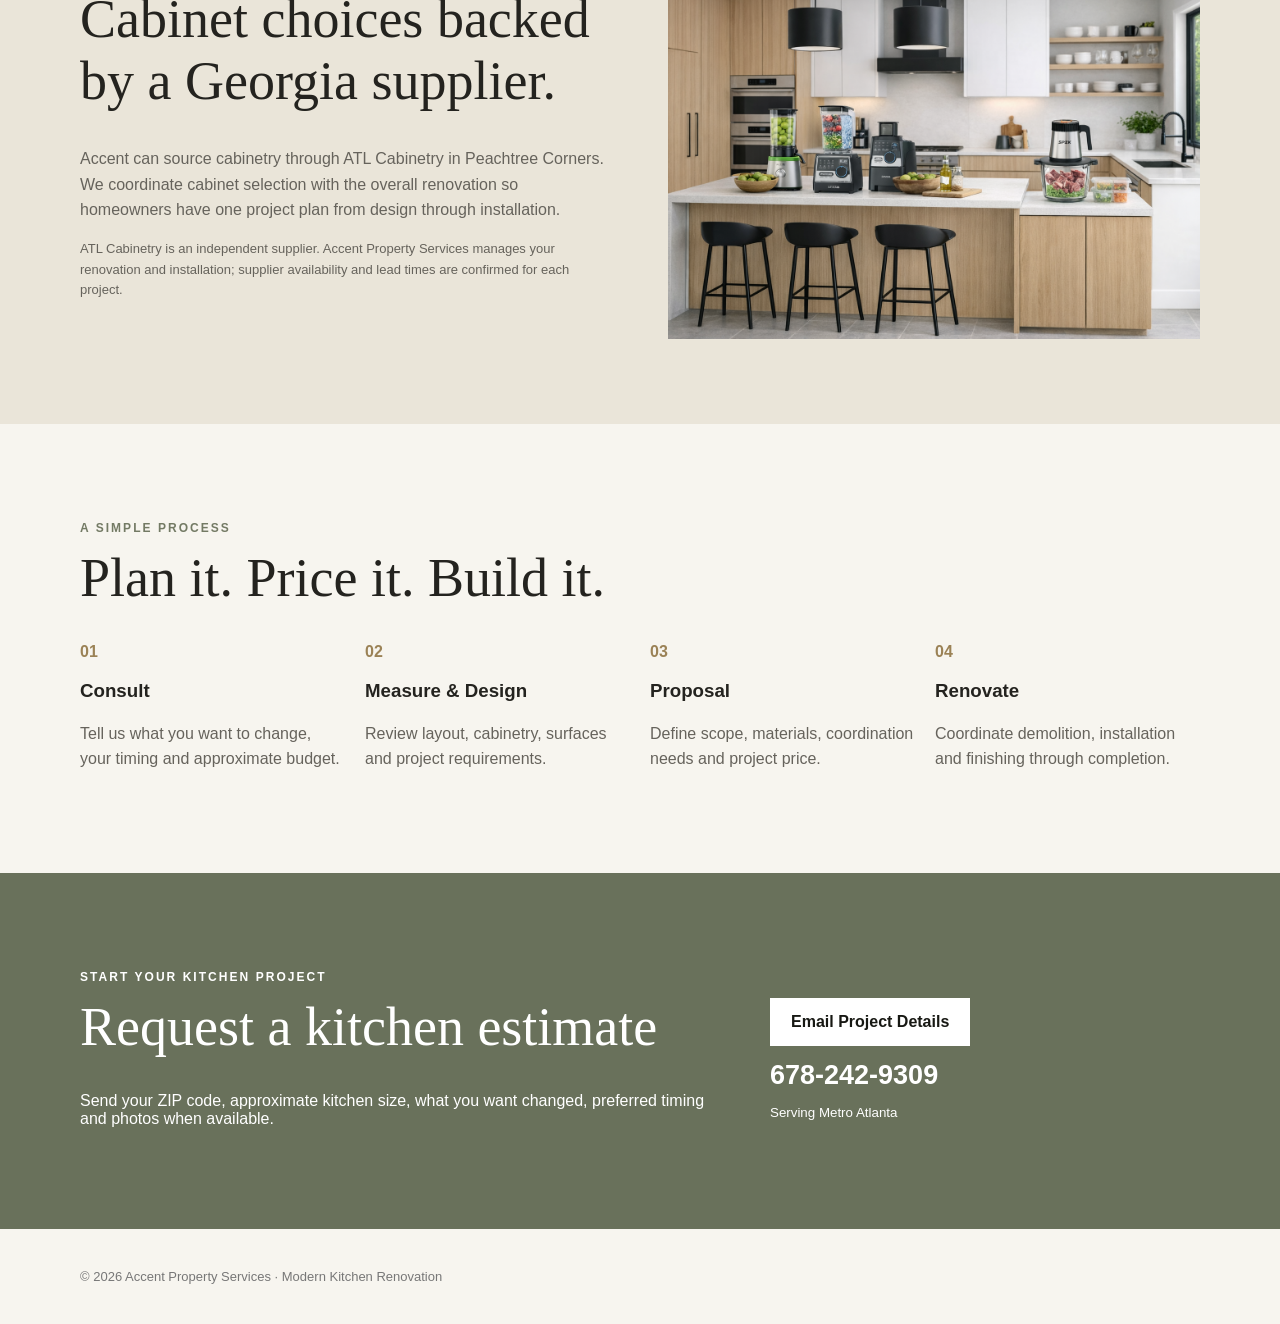
<file: accent-kitchen.html>
<!doctype html><html lang="en"><head><meta charset="utf-8"><meta name="viewport" content="width=device-width,initial-scale=1"><title>Modern Kitchen Renovation | Accent Property Services</title><link rel="stylesheet" href="accent-kitchen.css"></head><body><header><div class="wrap nav"><div class="brand">ACCENT <small>PROPERTY SERVICES</small></div><nav><a href="#services">Services</a><a href="#process">Process</a><a href="#cabinetry">Cabinetry</a><a class="cta" href="#estimate">Request Estimate</a></nav></div></header><main><section class="hero"><div class="shade"></div><div class="wrap hero-copy"><p class="kicker">MODERN KITCHEN RENOVATION · METRO ATLANTA</p><h1>A kitchen designed around the way you live.</h1><p>Accent Property Services coordinates your renovation from cabinet selection and demolition through installation, countertops, backsplash and finishing details.</p><a class="button" href="#estimate">Request a Kitchen Estimate</a></div></section><section id="services" class="section"><div class="wrap"><p class="kicker dark">COMPLETE KITCHEN PROJECTS</p><h2>From cabinets to the finishing details</h2><div class="grid"><article><h3>Cabinetry</h3><p>Layout coordination, cabinet selection, removal and professional installation.</p></article><article><h3>Countertops & Backsplash</h3><p>Coordinate surfaces, measurements and installation as part of the renovation plan.</p></article><article><h3>Lighting & Electrical</h3><p>Coordinate lighting, outlets, switches and appliance-related electrical work when required.</p></article><article><h3>Plumbing Coordination</h3><p>Sink, faucet, disposal and appliance plumbing coordination around the new layout.</p></article><article><h3>Flooring & Painting</h3><p>Finish the transformation with flooring, wall repair, trim and paint coordination.</p></article><article><h3>Project Coordination</h3><p>One Accent point of contact to coordinate trades, materials, sequence and completion.</p></article></div></div></section><section id="cabinetry" class="section cabinet"><div class="wrap split"><div><p class="kicker dark">LOCAL CABINET MATERIAL SOURCE</p><h2>Cabinet choices backed by a Georgia supplier.</h2><p>Accent can source cabinetry through ATL Cabinetry in Peachtree Corners. We coordinate cabinet selection with the overall renovation so homeowners have one project plan from design through installation.</p><p class="fine">ATL Cabinetry is an independent supplier. Accent Property Services manages your renovation and installation; supplier availability and lead times are confirmed for each project.</p></div><img src="modern-kitchen.jpg.png" alt="Modern kitchen renovation"></div></section><section id="process" class="section"><div class="wrap"><p class="kicker dark">A SIMPLE PROCESS</p><h2>Plan it. Price it. Build it.</h2><div class="steps"><div><b>01</b><h3>Consult</h3><p>Tell us what you want to change, your timing and approximate budget.</p></div><div><b>02</b><h3>Measure & Design</h3><p>Review layout, cabinetry, surfaces and project requirements.</p></div><div><b>03</b><h3>Proposal</h3><p>Define scope, materials, coordination needs and project price.</p></div><div><b>04</b><h3>Renovate</h3><p>Coordinate demolition, installation and finishing through completion.</p></div></div></div></section><section id="estimate" class="section estimate"><div class="wrap estimatebox"><div><p class="kicker">START YOUR KITCHEN PROJECT</p><h2>Request a kitchen estimate</h2><p>Send your ZIP code, approximate kitchen size, what you want changed, preferred timing and photos when available.</p></div><div><a class="button light" href="mailto:accentgv@gmail.com?subject=Modern%20Kitchen%20Renovation%20Estimate">Email Project Details</a><a class="phone" href="tel:6782429309">678-242-9309</a><small>Serving Metro Atlanta</small></div></div></section></main><footer><div class="wrap">© 2026 Accent Property Services · Modern Kitchen Renovation</div></footer></body></html>
</file>
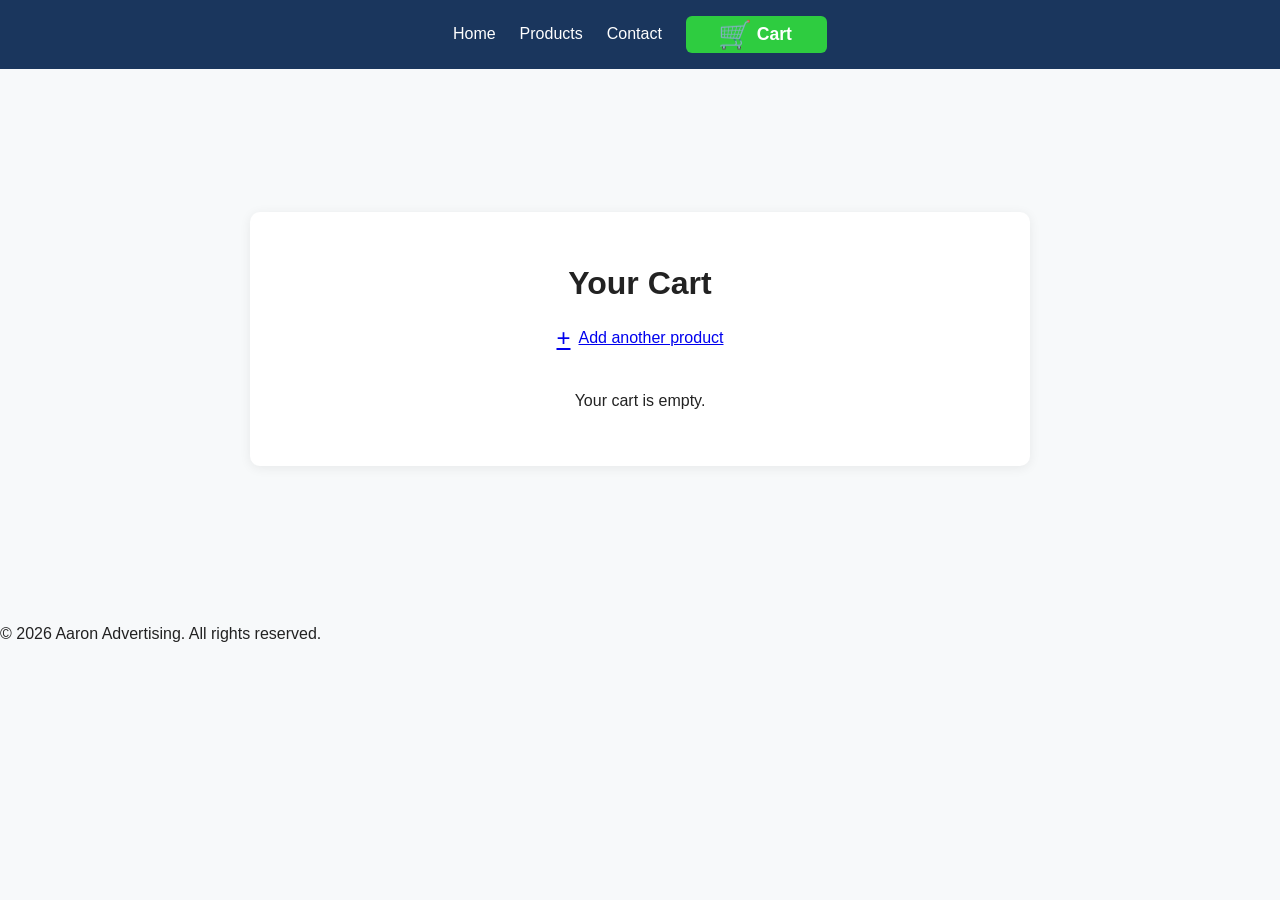
<file: cart.html>
<!DOCTYPE html>
<html lang="en">
<head>
  <!-- Google tag (gtag.js) -->
  <script async src="https://www.googletagmanager.com/gtag/js?id=G-FBXDWEWKCQ"></script>
  <script>
    window.dataLayer = window.dataLayer || [];
    function gtag(){dataLayer.push(arguments);}
    gtag('js', new Date());
    gtag('config', 'G-FBXDWEWKCQ');
  </script>
    <meta charset="UTF-8">
    <meta name="viewport" content="width=device-width, initial-scale=1.0">
    <title>Cart - Aaron Advertising</title>
    <link rel="stylesheet" href="styles.css">
    <style>
        @media (max-width: 900px) {
            .vibrant-logo-box {
                background: none !important;
                border: none !important;
                box-shadow: none !important;
                padding: 0 !important;
                margin: 1.2rem auto 0.7rem auto !important;
            }
            .aaron-mobile-title {
                display: block !important;
                font-size: 2.1rem;
                font-weight: 900;
                color: #1a365d;
                letter-spacing: 2px;
                margin: 0.5rem auto 0.5rem auto;
                text-align: center;
                font-family: 'Segoe UI', Arial, sans-serif;
            }
        }
        @media (min-width: 901px) {
            .aaron-mobile-title { display: none !important; }
        }
    .vibrant-logo-box {
        background: #fff;
        border-radius: 20px;
        border: 6px solid #2ecc40;
        max-width: 420px;
        margin: 2rem auto 1.5rem auto;
        padding: 1.5rem 2rem 1rem 2rem;
        box-shadow: 0 4px 32px rgba(44,204,64,0.18);
        text-align: center;
    }
    </style>
    <style>
    @media (max-width: 600px) {
        .logo {
            display: block !important;
            height: 80px !important;
            max-width: 90vw !important;
            margin: 0 auto 1rem auto !important;
        }
        .nav-menu {
            flex-direction: column !important;
            gap: 1rem !important;
            font-size: 0.84rem !important;
            align-items: center !important;
        }
        .navbar .container {
            flex-direction: column !important;
            align-items: center !important;
        }
    }
    </style>
</head>
<body>
    <nav class="navbar">
        <div class="container nav-mobile-container" style="position:relative;">
            <button class="hamburger" aria-label="Open menu" onclick="document.querySelector('.nav-menu').classList.toggle('open')">
                <span></span><span></span><span></span>
            </button>
            <ul class="nav-menu">
                                <li><a href="index.html">Home</a></li>
                                <li><a href="products.html">Products</a></li>
                                <li><a href="contact.html">Contact</a></li>
                                <li><a href="cart.html" class="cart-link"><span style="font-size:1.7em;line-height:1;">🛒</span> <span class="cart-text" style="font-size:1.1em;">Cart</span></a></li>
            </ul>
        </div>
    </nav>

    <!-- Logo removed from header -->
    <main class="cart-main" style="display:flex;justify-content:center;align-items:center;min-height:60vh;">
        <div class="container" style="max-width:700px;width:100%;text-align:center;">
            <h1>Your Cart</h1>
            <a href="products.html" class="btn-primary" style="display:inline-flex;align-items:center;margin-bottom:1.5rem;"><span style="font-size:1.5rem;margin-right:0.5rem;">&#43;</span> Add another product</a>
            <div id="cart-items"></div>
        </div>
    </main>
    <script src="cart.js"></script>
    <footer class="footer">
        <div class="container">
              <p>&copy; 2026 Aaron Advertising. All rights reserved.</p>
        </div>
    <style>
    .hamburger {
        display: none;
        flex-direction: column;
        justify-content: center;
        width: 38px;
        height: 38px;
        background: none;
        border: none;
        cursor: pointer;
        margin-right: 1rem;
        z-index: 1002;
    }
    .hamburger span {
        display: block;
        height: 4px;
        width: 28px;
        background: #fff;
        margin: 5px 0;
        border-radius: 2px;
        transition: all 0.3s;
    }
    @media (max-width: 900px) {
        .navbar .container.nav-mobile-container {
            flex-direction: row !important;
            align-items: flex-start !important;
            justify-content: flex-start !important;
            padding: 0.5rem 0.5rem 0.5rem 0.5rem !important;
            background: #1a365d;
            border-radius: 0 0 12px 12px;
            position: relative;
        }
        .hamburger {
            display: flex;
        }
        .nav-menu {
            position: absolute;
            top: 100%;
            left: 0;
            background: #1a365d;
            width: 200px;
            flex-direction: column !important;
            align-items: flex-start !important;
            gap: 0.5rem !important;
            margin: 0;
            padding: 1rem 0.5rem;
            border-radius: 0 0 12px 12px;
            box-shadow: 0 4px 16px rgba(0,0,0,0.13);
            display: none;
            z-index: 1001;
        }
        .nav-menu.open {
            display: flex;
        }
        .nav-menu li {
            width: 100%;
        }
        .nav-menu a {
            width: 100%;
            display: block;
            padding: 0.7rem 1rem;
            font-size: 1.1rem;
            color: #fff !important;
            border-radius: 6px;
        }
        .vibrant-logo-box {
            margin-top: 1.5rem !important;
        }
    }
    @media (max-width: 600px) {
        .navbar .container.nav-mobile-container {
            padding: 0.2rem 0.2rem 0.2rem 0.2rem !important;
        }
        .nav-menu {
            width: 98vw;
            left: 0;
        }
    }
    </style>
</file>
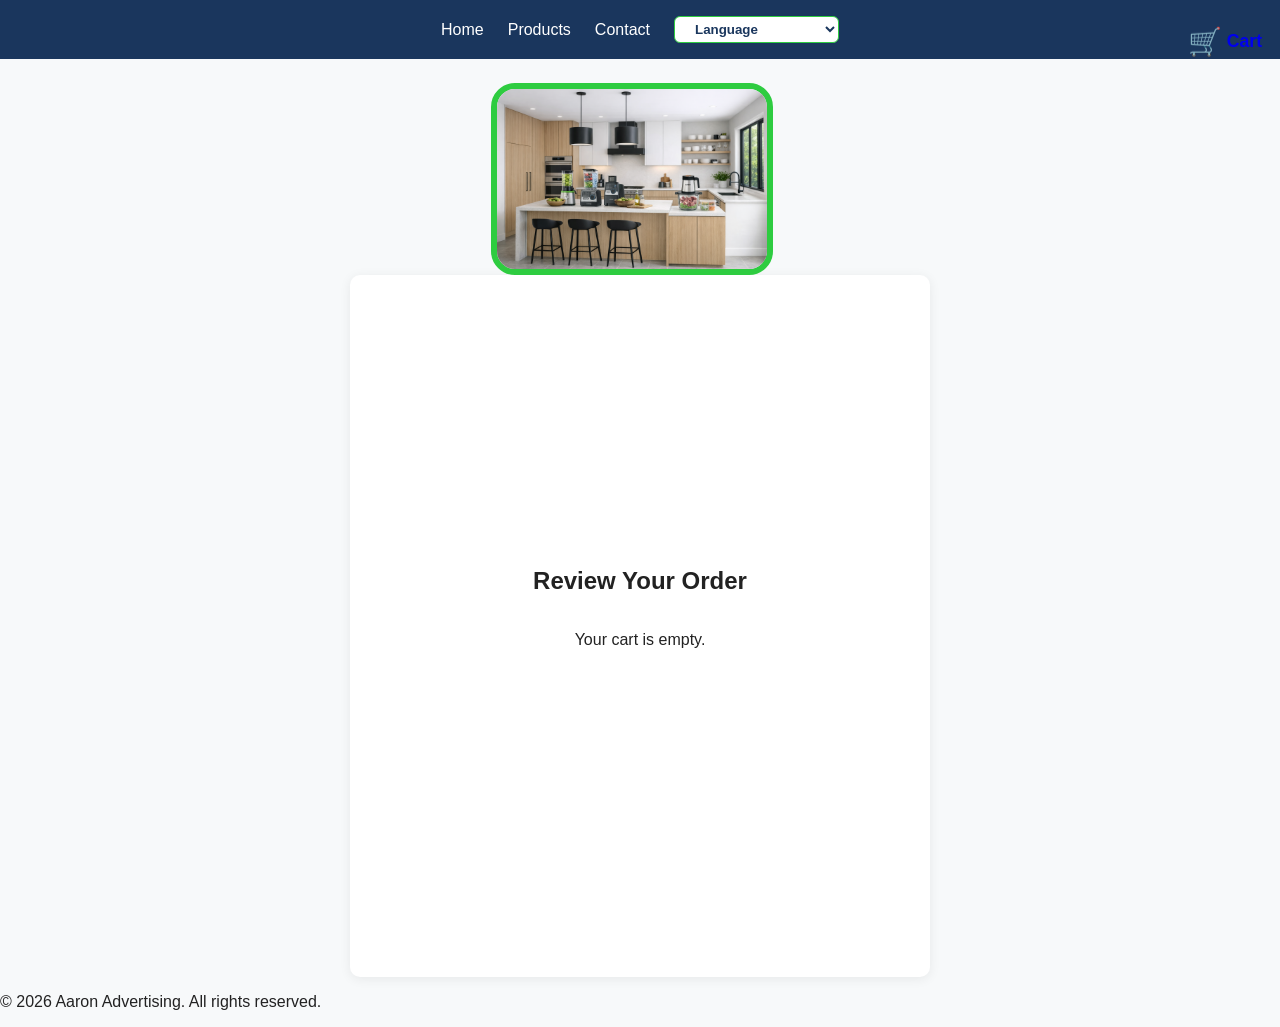
<file: checkout.html>
<nav class="navbar">
        <div class="container nav-mobile-container" style="position:relative;">
            <button class="hamburger" aria-label="Open menu" onclick="document.querySelector('.nav-menu').classList.toggle('open')">
                <span></span><span></span><span></span>
            </button>
            <ul class="nav-menu">
                                <li><a href="index.html">Home</a></li>
                                <li><a href="products.html">Products</a></li>
                                <li><a href="contact.html">Contact</a></li>
                                <li style="position:relative;">
                                    <select onchange="if(this.value)window.open(this.value,'_blank');" style="padding:0.3em 1.2em;border-radius:6px;border:1px solid #2ecc40;background:#fff;color:#1a365d;font-weight:bold;">
                                        <option value="">Language</option>
                                        <option value='https://translate.google.com/translate?sl=en&tl=es&u=https://shatami1.github.io/Modern-Kitchen/checkout.html'>Español (Google)</option>
                                    </select>
                                </li>
            </ul>
            <a href="cart.html" class="cart-link" style="position:absolute;top:12px;right:18px;z-index:1100;display:flex;align-items:center;gap:0.3em;font-weight:bold;text-decoration:none;">
                <span style="font-size:1.7em;line-height:1;">🛒</span>
                <span class="cart-text" style="font-size:1.1em;">Cart</span>
            </a>
        </div>
    </nav>
<div style="display:flex;align-items:center;gap:1em;justify-content:center;width:100%;margin-top:1.5rem;">
    <img src="modern-kitchen.jpg.png" alt="Aaron Advertising Logo" class="logo" style="height:192px;width:auto;background:white;border:6px solid #2ecc40;border-radius:24px;box-sizing:border-box;">
</div>
<!DOCTYPE html>
<html lang="en">
<head>
  <!-- Google tag (gtag.js) -->
  <script async src="https://www.googletagmanager.com/gtag/js?id=G-FBXDWEWKCQ"></script>
  <script>
    window.dataLayer = window.dataLayer || [];
    function gtag(){dataLayer.push(arguments);}
    gtag('js', new Date());
    gtag('config', 'G-FBXDWEWKCQ');
  </script>
    <meta charset="UTF-8">
    <meta name="viewport" content="width=device-width, initial-scale=1.0">
    <title>Checkout - Aaron Advertising</title>
    <link rel="stylesheet" href="styles.css">
    <style>

    .hamburger {
        display: none;
        flex-direction: column;
        justify-content: center;
        width: 38px;
        height: 38px;
        background: none;
        border: none;
        cursor: pointer;
        margin-right: 1rem;
        z-index: 1002;
    }
    .hamburger span {
        display: block;
        height: 4px;
        width: 28px;
        background: #fff;
        margin: 5px 0;
        border-radius: 2px;
        transition: all 0.3s;
    }
    @media (max-width: 900px) {
        .navbar .container.nav-mobile-container {
            flex-direction: row !important;
            align-items: flex-start !important;
            justify-content: flex-start !important;
            padding: 0.5rem 0.5rem 0.5rem 0.5rem !important;
            background: #1a365d;
            border-radius: 0 0 12px 12px;
            position: relative;
        }
        .hamburger {
            display: flex;
        }
        .nav-menu {
            position: absolute;
            top: 100%;
            left: 0;
            background: #1a365d;
            width: 200px;
            flex-direction: column !important;
            align-items: flex-start !important;
            gap: 0.5rem !important;
            margin: 0;
            padding: 1rem 0.5rem;
            border-radius: 0 0 12px 12px;
            box-shadow: 0 4px 16px rgba(0,0,0,0.13);
            display: none;
            z-index: 1001;
        }
        .nav-menu.open {
            display: flex;
        }
        .nav-menu li {
            width: 100%;
        }
        .nav-menu a {
            width: 100%;
            display: block;
            padding: 0.7rem 1rem;
            font-size: 1.1rem;
            color: #fff !important;
            border-radius: 6px;
        }
    }
    @media (max-width: 600px) {
        .navbar .container.nav-mobile-container {
            padding: 0.2rem 0.2rem 0.2rem 0.2rem !important;
        }
        .nav-menu {
            width: 98vw;
            left: 0;
        }
    }
    </style>
    <script src="https://js.stripe.com/v3/"></script>
</head>
<body>
    <main>
        <section class="checkout-section">
            <h2>Review Your Order</h2>
            <div id="checkout-cart-items"></div>
            <div id="checkout-total" style="font-weight:bold;margin-top:1rem;"></div>
            <form id="customer-info-form" style="margin-top:2rem;">
                <h3>Customer Information</h3>
                <label>Name: <input type="text" id="customer-name" required></label><br>
                <label>Email: <input type="email" id="customer-email" required></label><br>
                <label>Street Address:
                    <input type="text" id="customer-street" name="street" required placeholder="123 Main St">
                </label><br>
                <label>City:
                    <input type="text" id="customer-city" name="city" required placeholder="City">
                </label><br>
                <label>State:
                    <select id="customer-state" name="state" required>
                        <option value="">Select State</option>
                        <option value="AL">Alabama</option>
                        <option value="AK">Alaska</option>
                        <option value="AZ">Arizona</option>
                        <option value="AR">Arkansas</option>
                        <option value="CA">California</option>
                        <option value="CO">Colorado</option>
                        <option value="CT">Connecticut</option>
                        <option value="DE">Delaware</option>
                        <option value="FL">Florida</option>
                        <option value="GA">Georgia</option>
                        <option value="HI">Hawaii</option>
                        <option value="ID">Idaho</option>
                        <option value="IL">Illinois</option>
                        <option value="IN">Indiana</option>
                        <option value="IA">Iowa</option>
                                    <p style="font-size:1.3rem;color:#2d4a6a;margin-bottom:2rem;">Smart solutions for your home, powered by Kitchen AI.</p>
                        <option value="KY">Kentucky</option>
                        <option value="LA">Louisiana</option>
                        <option value="ME">Maine</option>
                        <option value="MD">Maryland</option>
                        <option value="MA">Massachusetts</option>
                        <option value="MI">Michigan</option>
                        <option value="MN">Minnesota</option>
                        <option value="MS">Mississippi</option>
                        <option value="MO">Missouri</option>
                        <option value="MT">Montana</option>
                        <option value="NE">Nebraska</option>
                        <option value="NV">Nevada</option>
                        <option value="NH">New Hampshire</option>
                        <option value="NJ">New Jersey</option>
                        <option value="NM">New Mexico</option>
                        <option value="NY">New York</option>
                        <option value="NC">North Carolina</option>
                        <option value="ND">North Dakota</option>
                        <option value="OH">Ohio</option>
                        <option value="OK">Oklahoma</option>
                        <option value="OR">Oregon</option>
                        <option value="PA">Pennsylvania</option>
                        <option value="RI">Rhode Island</option>
                        <option value="SC">South Carolina</option>
                        <option value="SD">South Dakota</option>
                        <option value="TN">Tennessee</option>
                        <option value="TX">Texas</option>
                        <option value="UT">Utah</option>
                        <option value="VT">Vermont</option>
                        <option value="VA">Virginia</option>
                        <option value="WA">Washington</option>
                        <option value="WV">West Virginia</option>
                        <option value="WI">Wisconsin</option>
                        <option value="WY">Wyoming</option>
                    </select>
                </label><br>
                <label>ZIP Code:
                    <input type="text" id="customer-zip" name="zip" required pattern="\d{5}" maxlength="5" placeholder="ZIP Code">
                </label><br>
                <button type="submit" class="btn-primary" style="margin-top:1rem;">Proceed to Payment</button>
            </form>
            <div id="stripe-error" style="color:red;margin-top:1rem;"></div>
        </section>
    </main>
    <footer>
        <p>&copy; 2026 Aaron Advertising. All rights reserved.</p>
    </footer>
    <script src="checkout.js"></script>
    <!-- No Google Places needed for simple address fields -->
</body>
    <script src="cart.js"></script>
</html>
</file>
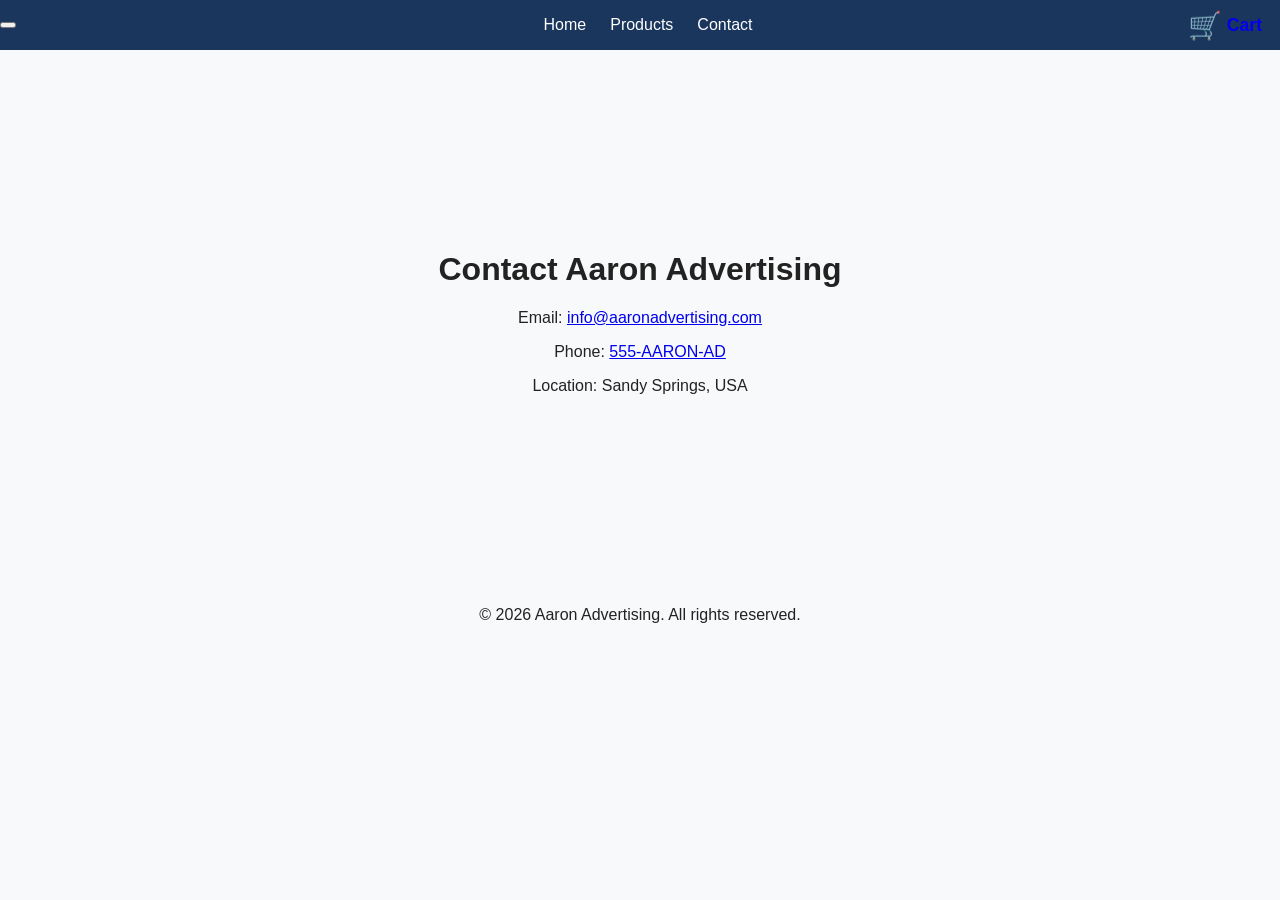
<file: contact.html>
<script src="cart.js"></script>
<!DOCTYPE html>
<html lang="en">
<head>
  <!-- Google tag (gtag.js) -->
  <script async src="https://www.googletagmanager.com/gtag/js?id=G-FBXDWEWKCQ"></script>
  <script>
    window.dataLayer = window.dataLayer || [];
    function gtag(){dataLayer.push(arguments);}
    gtag('js', new Date());
    gtag('config', 'G-FBXDWEWKCQ');
  </script>
    <meta charset="UTF-8">
    <meta name="viewport" content="width=device-width, initial-scale=1.0">
    <title>Contact - Aaron Advertising</title>
    <link rel="stylesheet" href="styles.css">
    <style>
        @media (max-width: 900px) {
            .vibrant-logo-box {
                background: none !important;
                border: none !important;
                box-shadow: none !important;
                padding: 0 !important;
                margin: 1.2rem auto 0.7rem auto !important;
            }
            .aaron-mobile-title {
                display: block !important;
                font-size: 2.1rem;
                font-weight: 900;
                color: #1a365d;
                letter-spacing: 2px;
                margin: 0.5rem auto 0.5rem auto;
                text-align: center;
                font-family: 'Segoe UI', Arial, sans-serif;
            }
        }
        @media (min-width: 901px) {
            .aaron-mobile-title { display: none !important; }
        }
    .vibrant-logo-box {
        background: #fff;
        border-radius: 20px;
        border: 6px solid #2ecc40;
        max-width: 420px;
        margin: 2rem auto 1.5rem auto;
        padding: 1.5rem 2rem 1rem 2rem;
        box-shadow: 0 4px 32px rgba(44,204,64,0.18);
        text-align: center;
    }
    @media (max-width: 900px) {
        .navbar .container.nav-mobile-container {
            flex-direction: row !important;
            align-items: flex-start !important;
            justify-content: flex-start !important;
            padding: 0.5rem 0.5rem 0.5rem 0.5rem !important;
            background: #1a365d;
            border-radius: 0 0 12px 12px;
            position: relative;
        }
        .nav-menu {
            position: absolute;
            top: 100%;
            left: 0;
            background: #1a365d;
            width: 200px;
            flex-direction: column !important;
            align-items: flex-start !important;
            gap: 0.5rem !important;
            margin: 0;
            padding: 1rem 0.5rem;
            border-radius: 0 0 12px 12px;
            box-shadow: 0 4px 16px rgba(0,0,0,0.13);
            display: none;
            z-index: 1001;
        }
        .nav-menu.open {
            display: flex;
        }
        .nav-menu li {
            width: 100%;
        }
        .nav-menu a {
            width: 100%;
            display: block;
            padding: 0.7rem 1rem;
            font-size: 1.1rem;
            color: #fff !important;
            border-radius: 6px;
        }
        .vibrant-logo-box {
            margin-top: 1.5rem !important;
        }
    }
    @media (max-width: 600px) {
        .navbar .container.nav-mobile-container {
            padding: 0.2rem 0.2rem 0.2rem 0.2rem !important;
        }
        .nav-menu {
            width: 98vw;
            left: 0;
        }
    }
    </style>
</head>
<body>
    <nav class="navbar">
        <div class="container nav-mobile-container">
            <button class="hamburger" aria-label="Open menu" onclick="document.querySelector('.nav-menu').classList.toggle('open')">
                <span></span><span></span><span></span>
            </button>
            <ul class="nav-menu">
                                <li><a href="index.html">Home</a></li>
                                <li><a href="products.html">Products</a></li>
                                <li><a href="contact.html">Contact</a></li>
            </ul>
            <a href="cart.html" class="cart-link" style="position:absolute;top:12px;right:18px;z-index:1100;display:flex;align-items:center;gap:0.3em;font-weight:bold;text-decoration:none;">
                <span style="font-size:1.7em;line-height:1;">🛒</span>
                <span class="cart-text" style="font-size:1.1em;">Cart</span>
            </a>
        </div>

    </nav>
    <!-- Logo removed from header -->
    <main class="contact-main" style="display:flex;justify-content:center;align-items:center;min-height:60vh;">
        <div class="container" style="max-width:600px;width:100%;text-align:center;">
            <h1>Contact Aaron Advertising</h1>
            <p>Email: <a href="mailto:info@aaronadvertising.com">info@aaronadvertising.com</a></p>
            <p>Phone: <a href="tel:555-AARON-AD">555-AARON-AD</a></p>
            <p>Location: Sandy Springs, USA</p>
        </div>
    </main>
    <footer class="footer" style="display:flex;justify-content:center;align-items:center;">
        <div class="container" style="max-width:600px;width:100%;text-align:center;">
            <p>&copy; 2026 Aaron Advertising. All rights reserved.</p>
        </div>
    </footer>
</file>
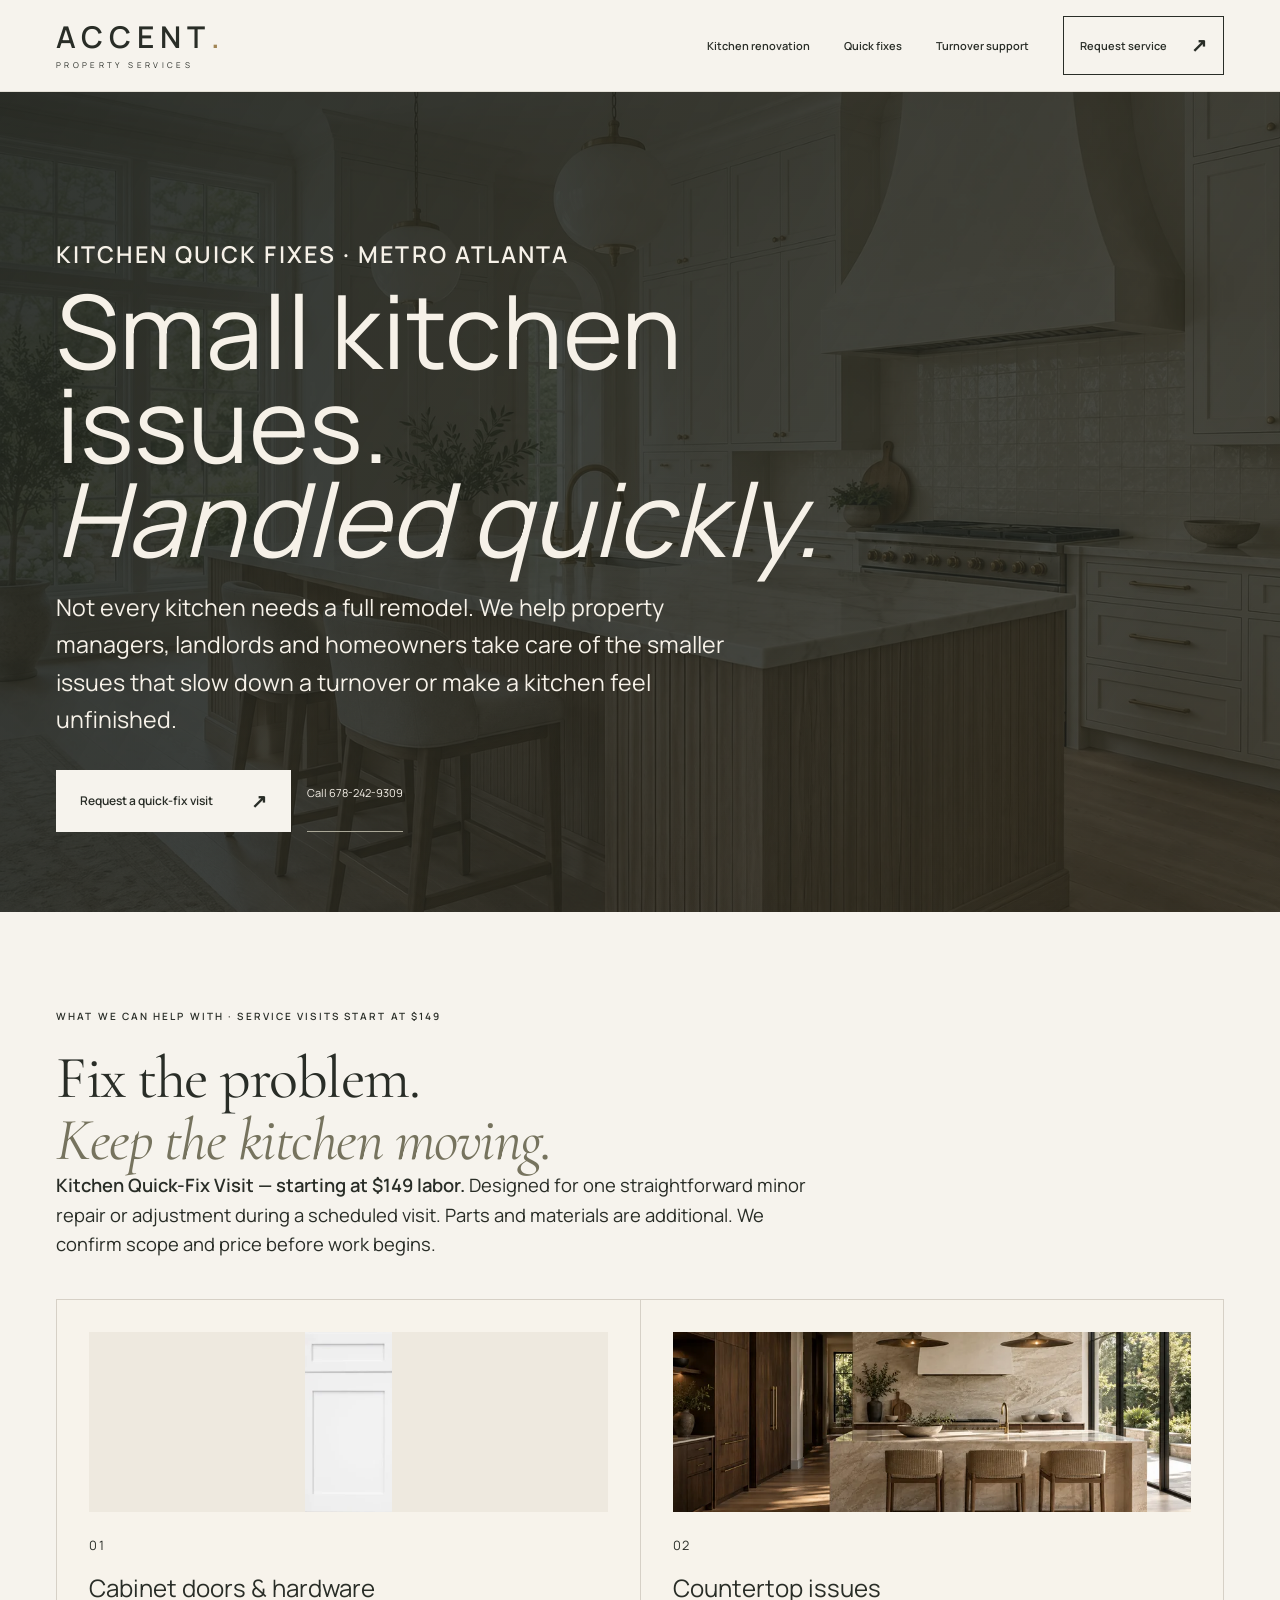
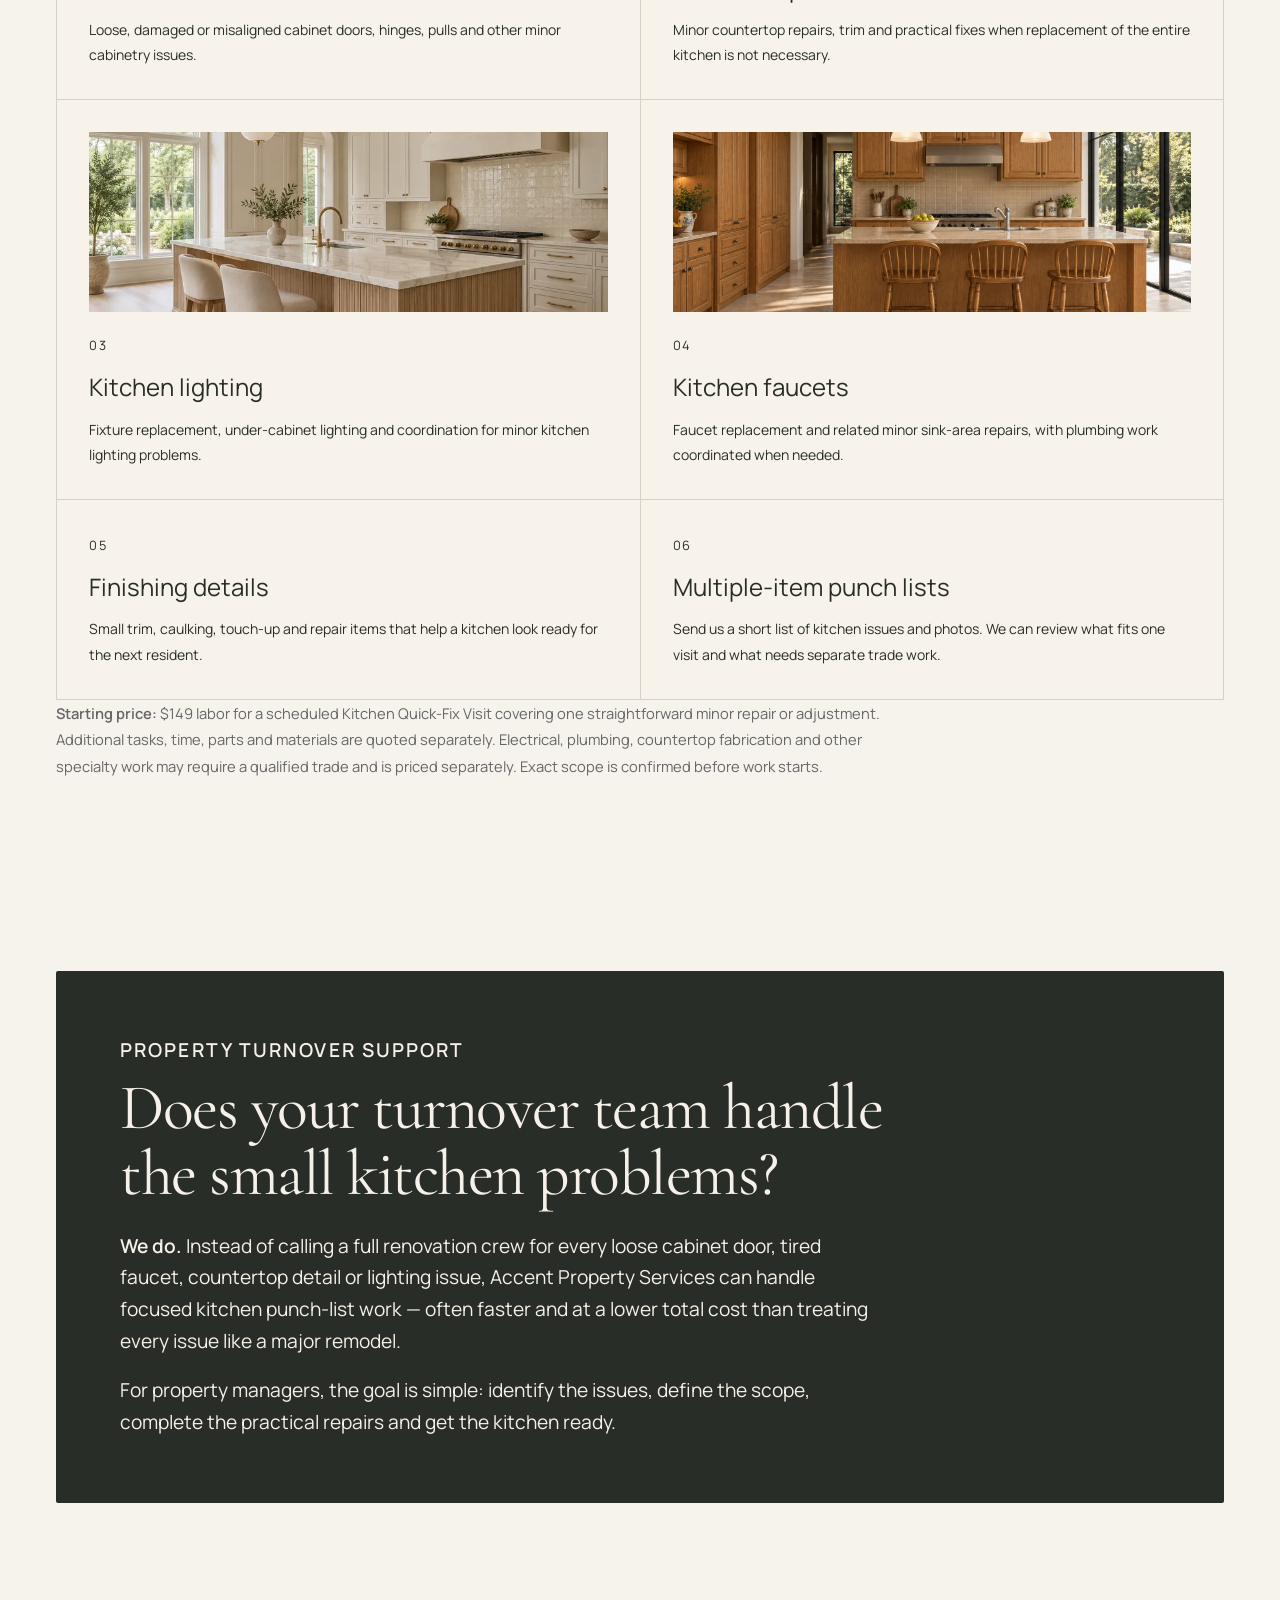
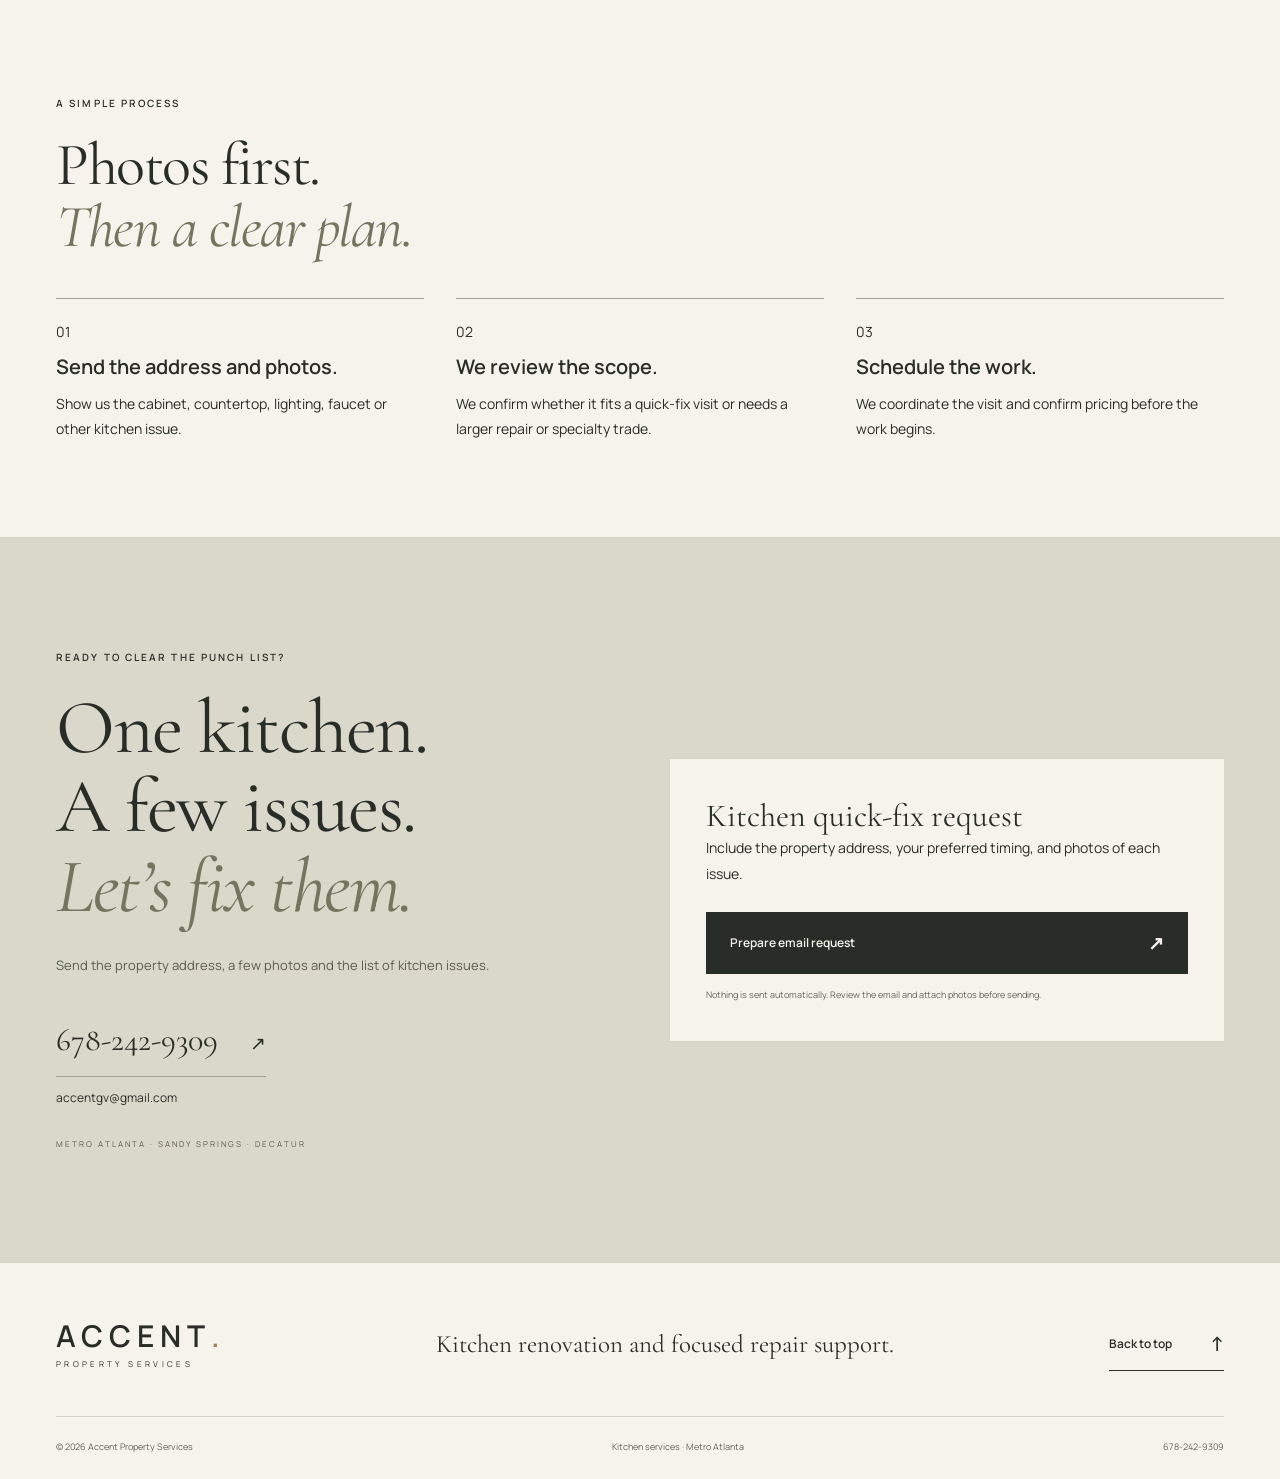
<file: kitchen-quick-fixes.html>
<!doctype html>
<html lang="en">
<head>
  <!-- Google tag (gtag.js) -->
  <script async src="https://www.googletagmanager.com/gtag/js?id=G-FBXDWEWKCQ"></script>
  <script>
    window.dataLayer = window.dataLayer || [];
    function gtag(){dataLayer.push(arguments);}
    gtag('js', new Date());
    gtag('config', 'G-FBXDWEWKCQ');
  </script>
  <meta charset="utf-8">
  <meta name="viewport" content="width=device-width, initial-scale=1">
  <meta name="theme-color" content="#292d27">
  <title>Kitchen Quick Fixes & Turnover Repairs | Accent Property Services</title>
  <meta name="description" content="Fast, practical kitchen repairs for Metro Atlanta property managers and homeowners: cabinet doors, countertops, lighting, faucets and other minor kitchen issues.">
  <link rel="canonical" href="https://kitchen.accentps.com/kitchen-refresh.html">
  <link rel="stylesheet" href="kitchen.css">
  <style>
    .quick-hero{min-height:72vh;display:grid;align-items:end;background:linear-gradient(120deg,rgba(31,35,30,.92),rgba(31,35,30,.72)),url('assets/kitchen-ivory.webp') center/cover;color:#f6f1e8}
    .quick-hero .wrap{padding-top:9rem;padding-bottom:5rem}
    .quick-hero h1{max-width:900px;font-size:clamp(3rem,8vw,7rem);line-height:.92;margin:.6rem 0 1.5rem}
    .quick-hero p{max-width:720px;font-size:clamp(1.1rem,2vw,1.45rem);line-height:1.6}
    .quick-actions{display:flex;gap:1rem;flex-wrap:wrap;margin-top:2rem}
    .quick-section{padding:6rem 0}
    .quick-grid{display:grid;grid-template-columns:repeat(2,minmax(0,1fr));gap:1px;background:#d6d0c6;border:1px solid #d6d0c6;margin-top:2.5rem}
    .quick-card{background:#f7f3eb;padding:2rem}
    .quick-card span{font-size:.8rem;letter-spacing:.14em}
    .quick-card h3{font-size:1.5rem;margin:.5rem 0}
    .turnover-box{background:#292d27;color:#f6f1e8;padding:4rem;border-radius:2px}
    .turnover-box h2{font-size:clamp(2.2rem,5vw,4.5rem);max-width:850px;margin:.5rem 0 1.5rem}
    .turnover-box p{max-width:760px;font-size:1.2rem;line-height:1.65}
    .quick-steps{display:grid;grid-template-columns:repeat(3,1fr);gap:2rem;margin-top:2.5rem}
    .quick-step{border-top:1px solid #a8a39a;padding-top:1.25rem}
    .quick-step strong{display:block;font-size:1.25rem;margin:.35rem 0}
    .quick-note{font-size:.92rem;color:#666;max-width:850px}
    @media(max-width:760px){.quick-grid,.quick-steps{grid-template-columns:1fr}.quick-hero .wrap{padding-top:7rem}.turnover-box{padding:2rem}}
  </style>
</head>
<body>
  <a class="skip-link" href="#main">Skip to content</a>
  <header class="site-header" id="top"><div class="header-inner">
    <a class="brand" href="/" aria-label="Accent Property Services kitchen home"><span class="brand-name">ACCENT<span class="brand-dot">.</span></span><span class="brand-sub">PROPERTY SERVICES</span></a>
    <nav class="main-nav" aria-label="Main navigation"><a href="/">Kitchen renovation</a><a href="#services">Quick fixes</a><a href="#turnover">Turnover support</a><a class="nav-cta" href="#contact">Request service <span aria-hidden="true">↗</span></a></nav>
  </div></header>

  <main id="main">
    <section class="quick-hero">
      <div class="wrap">
        <p class="eyebrow">KITCHEN QUICK FIXES · METRO ATLANTA</p>
        <h1>Small kitchen issues.<br><em>Handled quickly.</em></h1>
        <p>Not every kitchen needs a full remodel. We help property managers, landlords and homeowners take care of the smaller issues that slow down a turnover or make a kitchen feel unfinished.</p>
        <div class="quick-actions">
          <a class="button button-cream" href="#contact">Request a quick-fix visit <span aria-hidden="true">↗</span></a>
          <a class="hero-text-link" href="tel:+16782429309">Call 678-242-9309</a>
        </div>
      </div>
    </section>

    <section class="quick-section wrap" id="services">
      <p class="eyebrow">WHAT WE CAN HELP WITH · SERVICE VISITS START AT $149</p>
      <h2>Fix the problem.<br><em>Keep the kitchen moving.</em></h2><p style="max-width:760px;font-size:1.15rem;line-height:1.6"><strong>Kitchen Quick-Fix Visit — starting at $149 labor.</strong> Designed for one straightforward minor repair or adjustment during a scheduled visit. Parts and materials are additional. We confirm scope and price before work begins.</p>
      <div class="quick-grid">
        <article class="quick-card"><img src="assets/atl-snow-white-shaker.webp" alt="Cabinet door representing cabinet door and hardware repairs" style="width:100%;height:180px;object-fit:contain;background:#eee9df;margin-bottom:1.25rem"><span>01</span><h3>Cabinet doors & hardware</h3><p>Loose, damaged or misaligned cabinet doors, hinges, pulls and other minor cabinetry issues.</p></article>
        <article class="quick-card"><img src="assets/kitchen-walnut-800.webp" alt="Kitchen countertop and cabinetry representing minor countertop repairs" style="width:100%;height:180px;object-fit:cover;margin-bottom:1.25rem"><span>02</span><h3>Countertop issues</h3><p>Minor countertop repairs, trim and practical fixes when replacement of the entire kitchen is not necessary.</p></article>
        <article class="quick-card"><img src="assets/kitchen-ivory-800.webp" alt="Bright kitchen representing kitchen lighting repairs and fixture updates" style="width:100%;height:180px;object-fit:cover;margin-bottom:1.25rem"><span>03</span><h3>Kitchen lighting</h3><p>Fixture replacement, under-cabinet lighting and coordination for minor kitchen lighting problems.</p></article>
        <article class="quick-card"><img src="assets/kitchen-before.webp" alt="Kitchen sink area representing faucet and sink-area repairs" style="width:100%;height:180px;object-fit:cover;margin-bottom:1.25rem"><span>04</span><h3>Kitchen faucets</h3><p>Faucet replacement and related minor sink-area repairs, with plumbing work coordinated when needed.</p></article>
        <article class="quick-card"><span>05</span><h3>Finishing details</h3><p>Small trim, caulking, touch-up and repair items that help a kitchen look ready for the next resident.</p></article>
        <article class="quick-card"><span>06</span><h3>Multiple-item punch lists</h3><p>Send us a short list of kitchen issues and photos. We can review what fits one visit and what needs separate trade work.</p></article>
      </div>
      <p class="quick-note"><strong>Starting price:</strong> $149 labor for a scheduled Kitchen Quick-Fix Visit covering one straightforward minor repair or adjustment. Additional tasks, time, parts and materials are quoted separately. Electrical, plumbing, countertop fabrication and other specialty work may require a qualified trade and is priced separately. Exact scope is confirmed before work starts.</p>
    </section>

    <section class="quick-section wrap" id="turnover">
      <div class="turnover-box">
        <p class="eyebrow">PROPERTY TURNOVER SUPPORT</p>
        <h2>Does your turnover team handle the small kitchen problems?</h2>
        <p><strong>We do.</strong> Instead of calling a full renovation crew for every loose cabinet door, tired faucet, countertop detail or lighting issue, Accent Property Services can handle focused kitchen punch-list work — often faster and at a lower total cost than treating every issue like a major remodel.</p>
        <p>For property managers, the goal is simple: identify the issues, define the scope, complete the practical repairs and get the kitchen ready.</p>
      </div>
    </section>

    <section class="quick-section wrap">
      <p class="eyebrow">A SIMPLE PROCESS</p>
      <h2>Photos first.<br><em>Then a clear plan.</em></h2>
      <div class="quick-steps">
        <div class="quick-step"><span>01</span><strong>Send the address and photos.</strong><p>Show us the cabinet, countertop, lighting, faucet or other kitchen issue.</p></div>
        <div class="quick-step"><span>02</span><strong>We review the scope.</strong><p>We confirm whether it fits a quick-fix visit or needs a larger repair or specialty trade.</p></div>
        <div class="quick-step"><span>03</span><strong>Schedule the work.</strong><p>We coordinate the visit and confirm pricing before the work begins.</p></div>
      </div>
    </section>

    <section class="estimate section" id="contact">
      <div class="wrap estimate-grid">
        <div class="estimate-copy">
          <p class="eyebrow">READY TO CLEAR THE PUNCH LIST?</p>
          <h2>One kitchen.<br>A few issues.<br><em>Let’s fix them.</em></h2>
          <p>Send the property address, a few photos and the list of kitchen issues.</p>
          <a class="estimate-phone" href="tel:+16782429309">678-242-9309 <span aria-hidden="true">↗</span></a>
          <a class="email-link" href="mailto:accentgv@gmail.com?subject=Kitchen%20Quick%20Fix%20Request">accentgv@gmail.com</a>
          <p class="service-area">METRO ATLANTA · SANDY SPRINGS · DECATUR</p>
        </div>
        <div class="estimate-form-wrap">
          <h3>Kitchen quick-fix request</h3>
          <p>Include the property address, your preferred timing, and photos of each issue.</p>
          <a class="button button-dark" href="mailto:accentgv@gmail.com?subject=Kitchen%20Quick%20Fix%20Request&body=Property%20address%3A%0A%0AKitchen%20issues%3A%0A%0APreferred%20timing%3A%0A%0AI%20will%20attach%20photos%20before%20sending.">Prepare email request <span aria-hidden="true">↗</span></a>
          <p class="form-note">Nothing is sent automatically. Review the email and attach photos before sending.</p>
        </div>
      </div>
    </section>
  </main>

  <footer class="site-footer"><div class="wrap footer-main"><a class="brand" href="/" aria-label="Accent Property Services kitchen home"><span class="brand-name">ACCENT<span class="brand-dot">.</span></span><span class="brand-sub">PROPERTY SERVICES</span></a><p>Kitchen renovation and focused repair support.</p><a class="text-link" href="#top">Back to top <span aria-hidden="true">↑</span></a></div><div class="wrap footer-bottom"><span>© 2026 Accent Property Services</span><span>Kitchen services · Metro Atlanta</span><a href="tel:+16782429309">678-242-9309</a></div></footer>
</body>
</html>
</file>
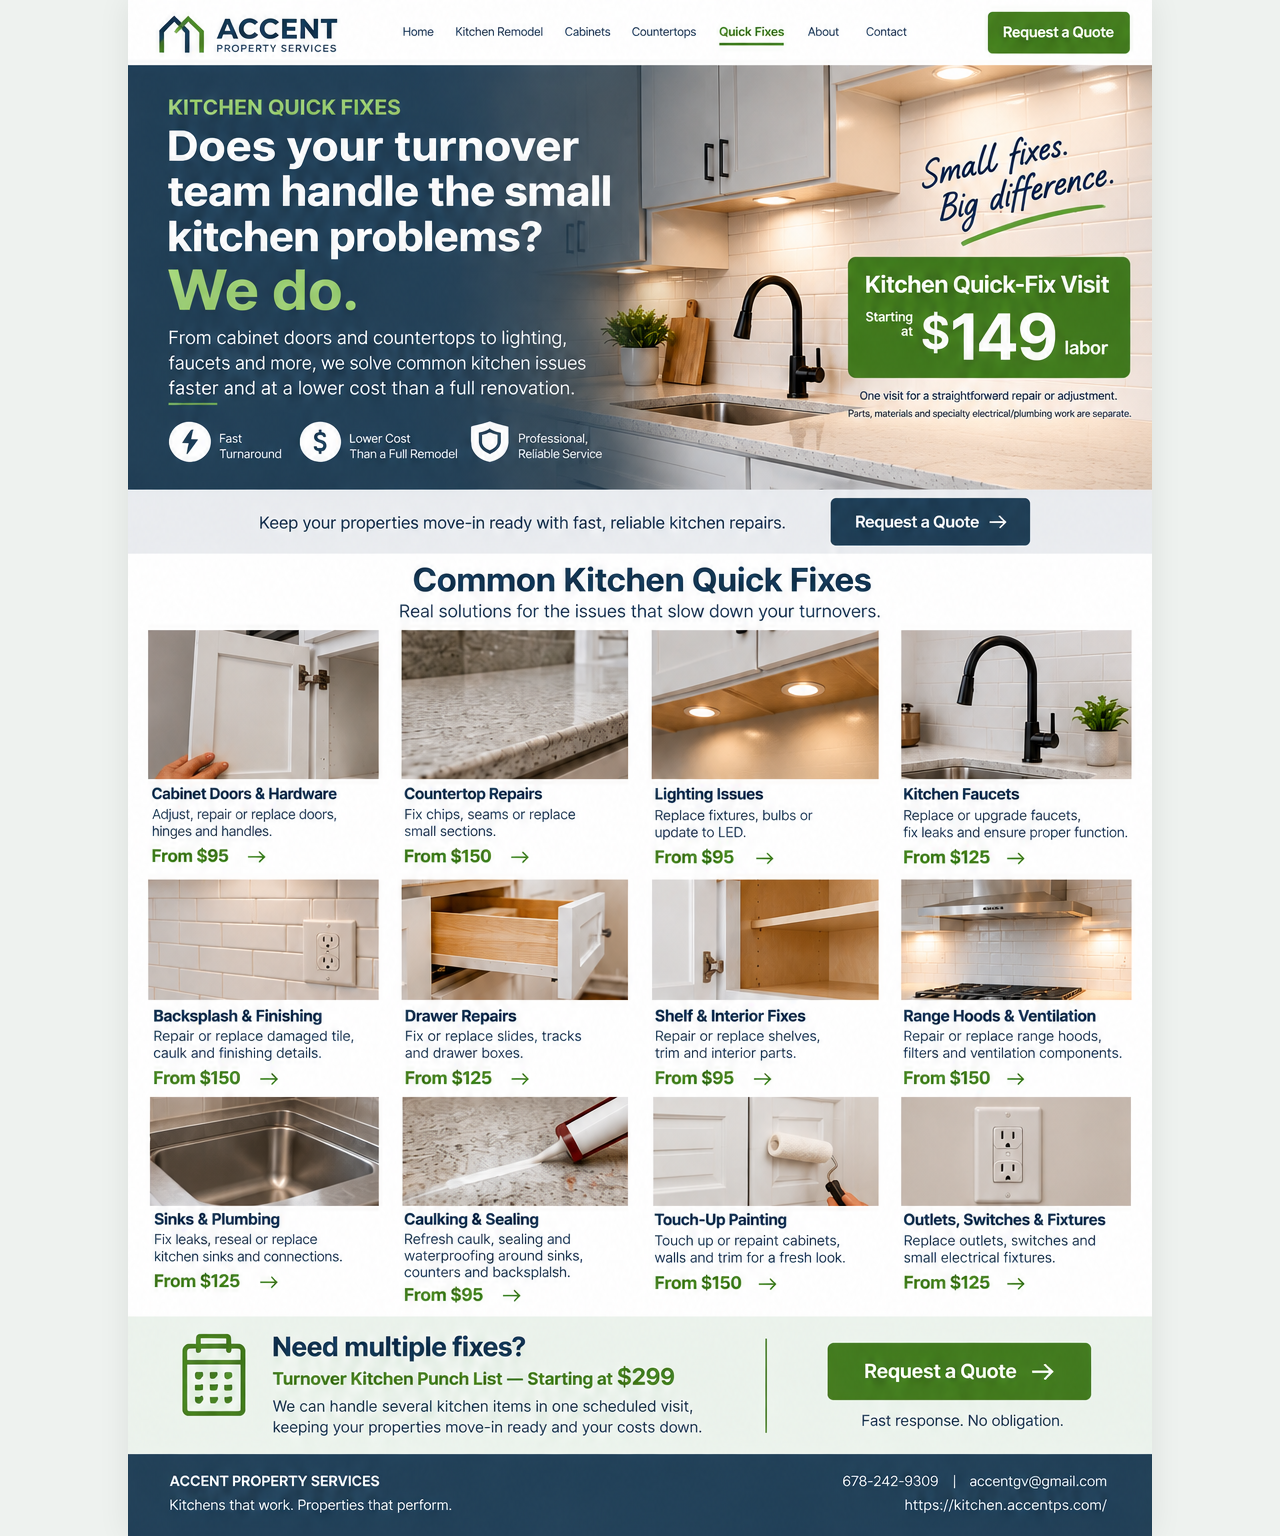
<file: quick-fix.html>
<!doctype html>
<html lang="en">
<head>
  <!-- Google tag (gtag.js) -->
  <script async src="https://www.googletagmanager.com/gtag/js?id=G-FBXDWEWKCQ"></script>
  <script>
    window.dataLayer = window.dataLayer || [];
    function gtag(){dataLayer.push(arguments);}
    gtag('js', new Date());
    gtag('config', 'G-FBXDWEWKCQ');
  </script>
  <meta charset="utf-8">
  <meta name="viewport" content="width=device-width,initial-scale=1">
  <title>Kitchen Quick Fixes | Accent Property Services</title>
  <meta name="description" content="Fast kitchen turnover repairs from $149 labor. Cabinet doors, countertops, lighting, faucets and punch-list items in Metro Atlanta.">
  <link rel="canonical" href="https://kitchen.accentps.com/quick-fix.html">
  <meta property="og:type" content="website">
  <meta property="og:title" content="Kitchen Quick Fixes | Accent Property Services">
  <meta property="og:description" content="Fast kitchen turnover repairs from $149 labor. Turnover Kitchen Punch List starting at $299.">
  <meta property="og:url" content="https://kitchen.accentps.com/quick-fix.html">
  <meta property="og:image" content="https://kitchen.accentps.com/assets/E39A6C0A-1922-42D0-91F4-979FA534510F.png">
  <meta property="og:image:secure_url" content="https://kitchen.accentps.com/assets/E39A6C0A-1922-42D0-91F4-979FA534510F.png">
  <meta property="og:image:type" content="image/png">
  <meta property="og:image:alt" content="Accent Property Services Kitchen Quick Fix services and starting prices">
  <meta name="twitter:card" content="summary_large_image">
  <meta name="twitter:image" content="https://kitchen.accentps.com/assets/E39A6C0A-1922-42D0-91F4-979FA534510F.png">
  <style>
    *{box-sizing:border-box}html,body{margin:0;background:#eef2ef;font-family:Arial,sans-serif}
    main{min-height:100vh;display:flex;justify-content:center;align-items:flex-start;padding:0}
    .flyer{display:block;width:100%;max-width:1024px;height:auto;margin:0 auto;box-shadow:0 0 30px rgba(0,0,0,.08)}
    .sr{position:absolute;width:1px;height:1px;padding:0;margin:-1px;overflow:hidden;clip:rect(0,0,0,0);white-space:nowrap;border:0}
  </style>
</head>
<body>
<main>
  <h1 class="sr">Accent Property Services Kitchen Quick Fixes</h1>
  <img class="flyer" src="assets/E39A6C0A-1922-42D0-91F4-979FA534510F.png" alt="Accent Property Services Kitchen Quick Fixes: service visit starting at $149 labor and turnover kitchen punch list starting at $299">
</main>
</body>
</html>
</file>
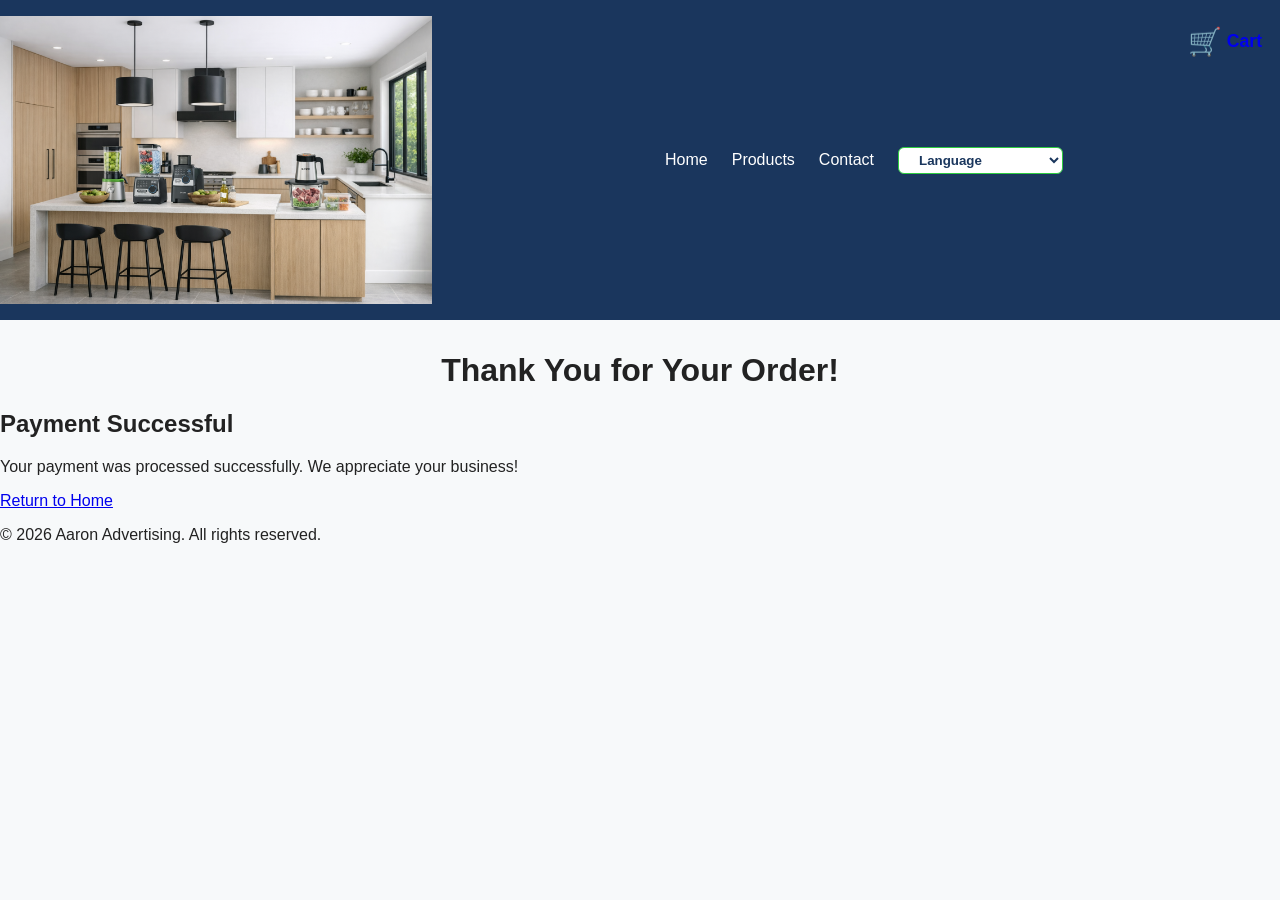
<file: success.html>
<!DOCTYPE html>
<html lang="en">
<head>
  <!-- Google tag (gtag.js) -->
  <script async src="https://www.googletagmanager.com/gtag/js?id=G-FBXDWEWKCQ"></script>
  <script>
    window.dataLayer = window.dataLayer || [];
    function gtag(){dataLayer.push(arguments);}
    gtag('js', new Date());
    gtag('config', 'G-FBXDWEWKCQ');
  </script>
    <meta charset="UTF-8">
    <meta name="viewport" content="width=device-width, initial-scale=1.0">
    <title>Payment Success - Aaron Advertising</title>
    <link rel="stylesheet" href="styles.css">
    <style>
    @media (max-width: 600px) {
        .logo {
            display: block !important;
            height: 80px !important;
            max-width: 90vw !important;
            margin: 0 auto 1rem auto !important;
        }
        .nav-menu {
            flex-direction: column !important;
            gap: 1rem !important;
            font-size: 0.84rem !important;
            align-items: center !important;
        }
        .navbar .container {
            flex-direction: column !important;
            align-items: center !important;
        }
    }
    </style>
</head>
<body>
    <nav class="navbar">
        <div class="container" style="position:relative;">
            <img src="modern-kitchen.jpg.png" alt="Aaron Advertising Logo" class="logo">
            <!-- Site title removed as requested -->
            <ul class="nav-menu">
                                <li><a href="index.html">Home</a></li>
                                <li><a href="products.html">Products</a></li>
                                <li><a href="contact.html">Contact</a></li>
                                <li style="position:relative;">
                                    <select onchange="if(this.value)window.open(this.value,'_blank');" style="padding:0.3em 1.2em;border-radius:6px;border:1px solid #2ecc40;background:#fff;color:#1a365d;font-weight:bold;">
                                        <option value="">Language</option>
                                        <option value='https://translate.google.com/translate?sl=en&tl=es&u=https://shatami1.github.io/Modern-Kitchen/success.html'>Español (Google)</option>
                                    </select>
                                </li>
            </ul>
            <a href="cart.html" class="cart-link" style="position:absolute;top:12px;right:18px;z-index:1100;display:flex;align-items:center;gap:0.3em;font-weight:bold;text-decoration:none;">
                <span style="font-size:1.7em;line-height:1;">🛒</span>
                <span class="cart-text" style="font-size:1.1em;">Cart</span>
            </a>
        </div>
    </nav>

    <div style="text-align:center;margin-top:2rem;">
        <h1>Thank You for Your Order!</h1>
    </div>
    <main>
        <section class="success-section">
            <h2>Payment Successful</h2>
            <p>Your payment was processed successfully. We appreciate your business!</p>
            <a href="index.html" class="btn-primary">Return to Home</a>
        </section>
    </main>
    <footer>
        <p>&copy; 2026 Aaron Advertising. All rights reserved.</p>
    </footer>
</body>
    <script src="cart.js"></script>
</html>
</file>
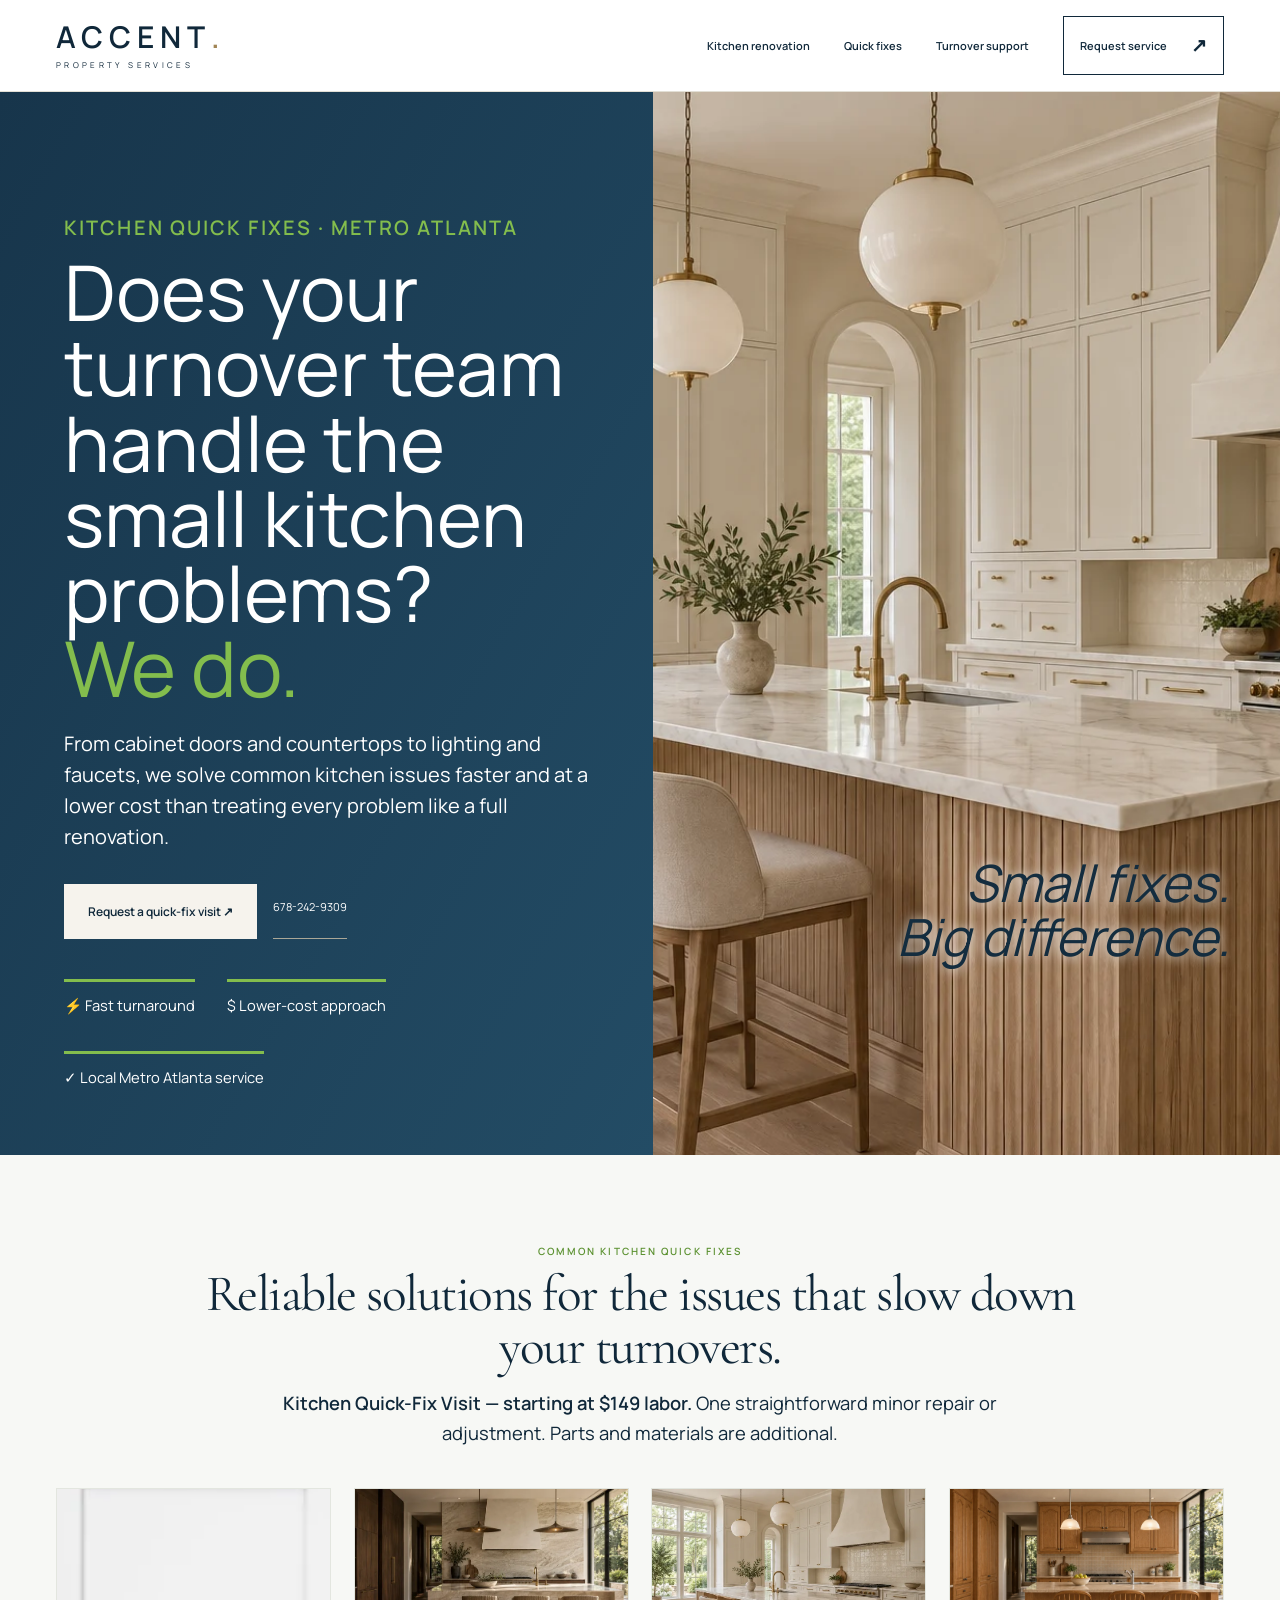
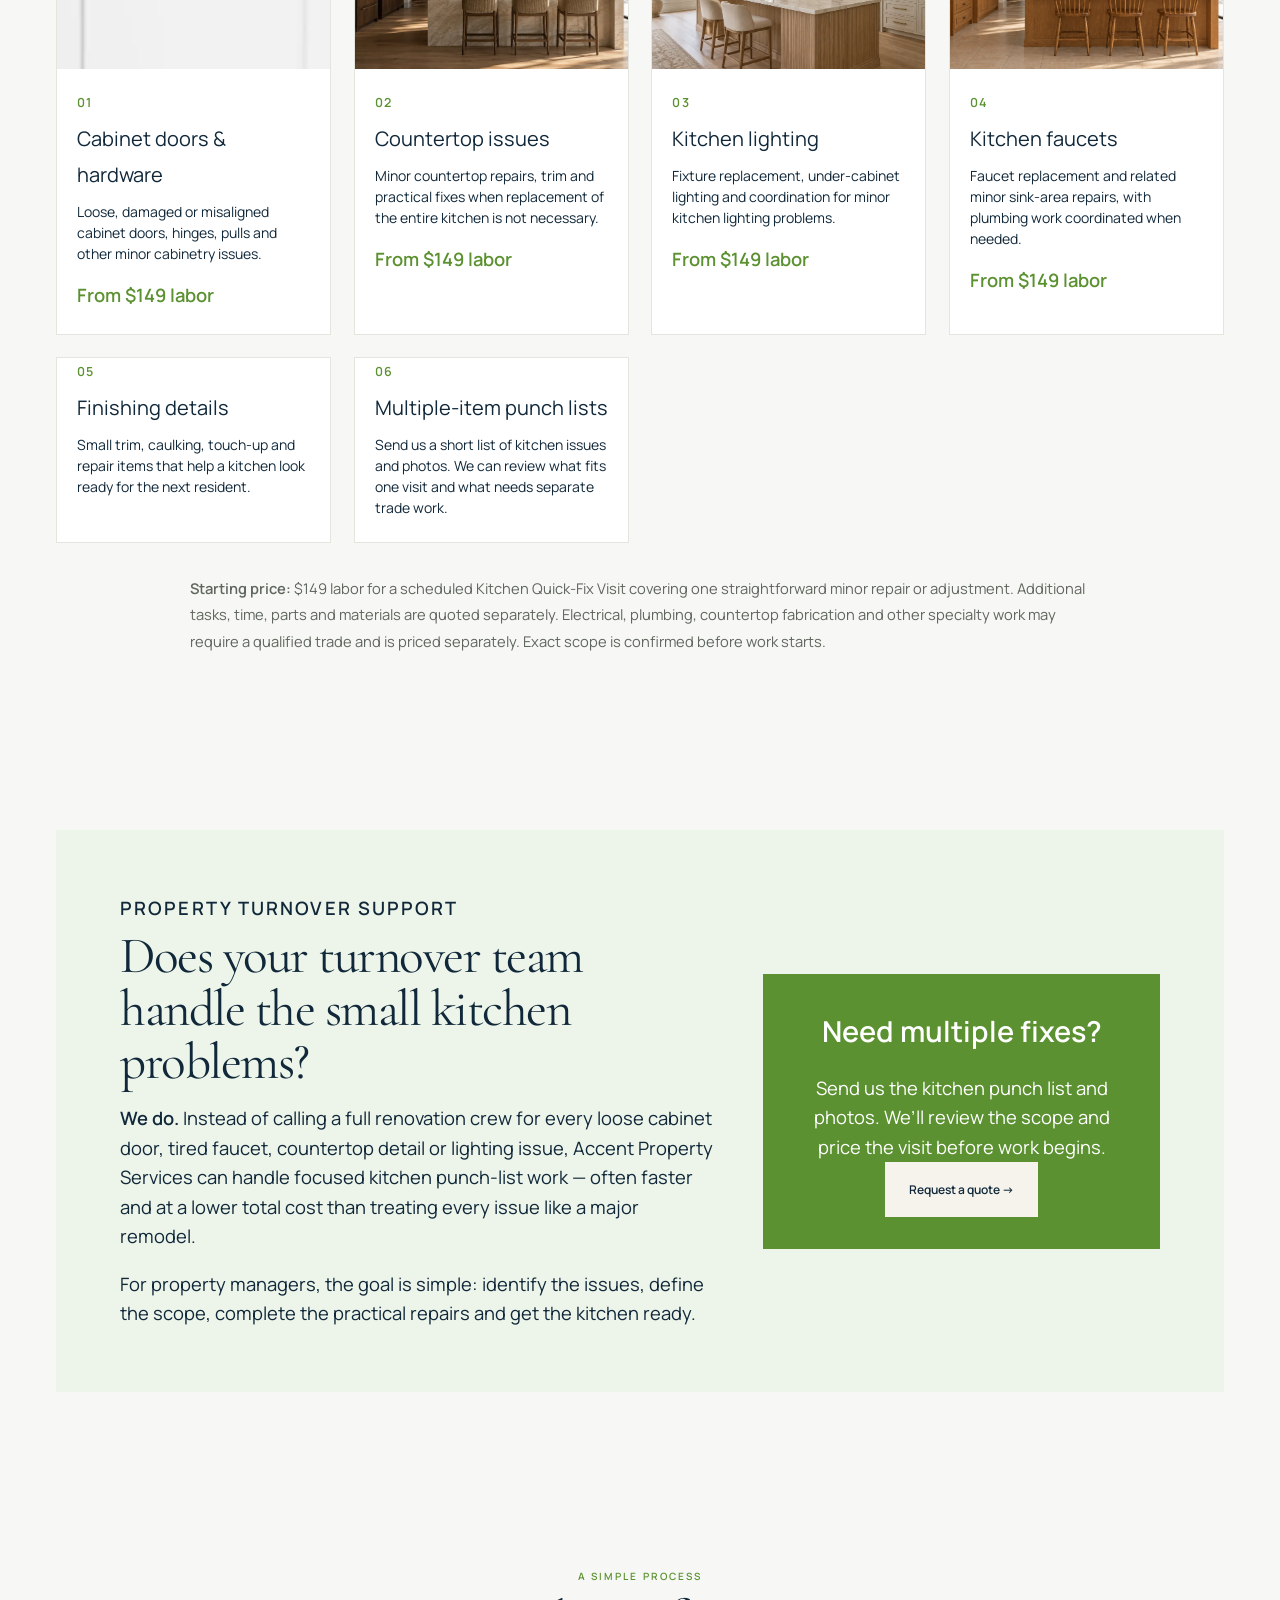
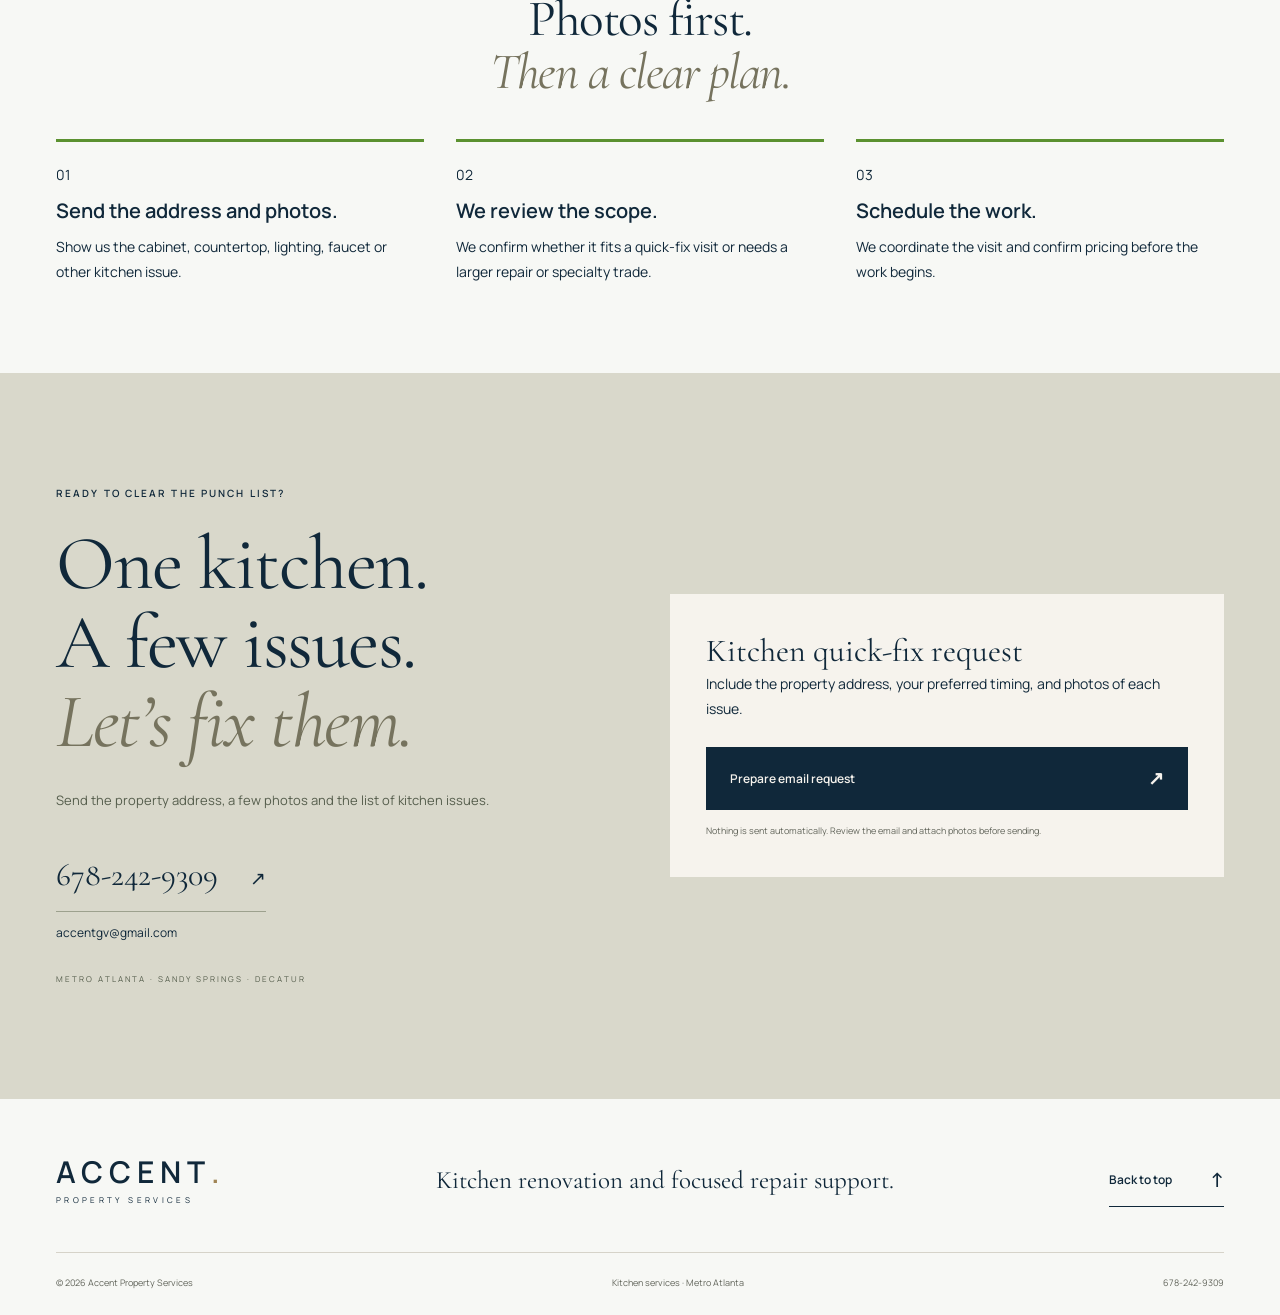
<file: turnover-kitchen-fix.html>
<!doctype html>
<html lang="en">
<head>
  <!-- Google tag (gtag.js) -->
  <script async src="https://www.googletagmanager.com/gtag/js?id=G-FBXDWEWKCQ"></script>
  <script>
    window.dataLayer = window.dataLayer || [];
    function gtag(){dataLayer.push(arguments);}
    gtag('js', new Date());
    gtag('config', 'G-FBXDWEWKCQ');
  </script>
  <meta charset="utf-8">
  <meta name="viewport" content="width=device-width, initial-scale=1">
  <meta name="theme-color" content="#292d27">
  <title>Turnover Kitchen Fix | Fast Kitchen Repairs | Accent Property Services</title>
  <meta name="description" content="Fast, practical kitchen repairs for Metro Atlanta property managers and homeowners: cabinet doors, countertops, lighting, faucets and other minor kitchen issues.">
  <link rel="canonical" href="https://kitchen.accentps.com/turnover-kitchen-fix.html">
  <link rel="stylesheet" href="kitchen.css">
  <style>
:root{--navy:#17354b;--green:#68a23a;--ink:#10283a;--paper:#f7f8f5}
body{background:var(--paper);color:var(--ink)}
.site-header{background:#fff}
.quick-hero{min-height:650px;display:grid;grid-template-columns:1.02fr .98fr;background:var(--navy);color:#fff;overflow:hidden}
.quick-hero .hero-panel{padding:7.5rem max(2rem,5vw) 4rem;display:flex;flex-direction:column;justify-content:center;background:linear-gradient(120deg,#17354b,#234c65)}
.quick-hero .hero-photo{min-height:650px;background:url('assets/kitchen-ivory.webp') center/cover no-repeat;position:relative}
.quick-hero .hero-photo:after{content:"Small fixes.\A Big difference.";white-space:pre;position:absolute;right:8%;bottom:18%;font-size:clamp(2rem,4vw,4rem);line-height:1.05;font-style:italic;color:#142d3f;text-align:right;text-shadow:0 1px 12px #fff}
.quick-hero h1{font-size:clamp(3rem,6vw,6rem);line-height:.98;margin:.7rem 0 1.4rem;max-width:760px}
.quick-hero h1 em{color:#83bd4d;font-style:normal}
.quick-hero p{font-size:1.25rem;line-height:1.55;max-width:650px}
.quick-hero .eyebrow{color:#83bd4d;font-weight:800}
.quick-actions{display:flex;gap:1rem;flex-wrap:wrap;margin-top:2rem}
.trust-row{display:flex;gap:2rem;flex-wrap:wrap;margin-top:2.5rem;font-size:.92rem}
.trust-row span{border-top:3px solid #83bd4d;padding-top:.65rem}
.quick-section{padding:5.5rem 0}
.quick-section>h2{text-align:center;font-size:clamp(2.3rem,4vw,4rem);margin:.5rem auto;max-width:900px}
.quick-section>.eyebrow{text-align:center;color:#5b9130;font-weight:800}
.quick-grid{display:grid;grid-template-columns:repeat(4,minmax(0,1fr));gap:1.4rem;margin-top:2.5rem}
.quick-card{background:#fff;border:1px solid #e3e6df;padding:0 0 1.5rem;overflow:hidden}
.quick-card img{width:100%!important;height:180px!important;object-fit:cover!important;margin:0 0 1.25rem!important;background:#eee}
.quick-card span,.quick-card h3,.quick-card p{margin-left:1.25rem;margin-right:1.25rem}
.quick-card span{font-size:.78rem;letter-spacing:.12em;color:#5b9130;font-weight:800}
.quick-card h3{font-size:1.25rem;margin-top:.4rem;margin-bottom:.5rem}
.quick-card p{line-height:1.5}
.start-price{color:#5b9130;font-weight:800;font-size:1.15rem}
.turnover-box{background:#edf4e9;padding:4rem;display:grid;grid-template-columns:1.2fr .8fr;gap:3rem;align-items:center}
.turnover-box h2{font-size:clamp(2.3rem,4vw,4.2rem);margin:.4rem 0 1rem}
.turnover-box p{font-size:1.15rem;line-height:1.6}
.turnover-cta{background:#5b9130;color:#fff;padding:2rem;text-align:center}
.turnover-cta strong{display:block;font-size:1.8rem;margin-bottom:1rem}
.quick-steps{display:grid;grid-template-columns:repeat(3,1fr);gap:2rem;margin-top:2.5rem}
.quick-step{border-top:3px solid #5b9130;padding-top:1.25rem}
.quick-step strong{display:block;font-size:1.25rem;margin:.35rem 0}
.quick-note{font-size:.92rem;color:#5f665d;max-width:900px;margin:2rem auto 0}
@media(max-width:900px){.quick-hero{grid-template-columns:1fr}.quick-hero .hero-photo{min-height:420px}.quick-grid{grid-template-columns:repeat(2,1fr)}.turnover-box{grid-template-columns:1fr}}
@media(max-width:600px){.quick-grid,.quick-steps{grid-template-columns:1fr}.quick-hero .hero-panel{padding-top:7rem}.turnover-box{padding:2rem}}
</style>
</head>
<body>
  <a class="skip-link" href="#main">Skip to content</a>
  <header class="site-header" id="top"><div class="header-inner">
    <a class="brand" href="/" aria-label="Accent Property Services kitchen home"><span class="brand-name">ACCENT<span class="brand-dot">.</span></span><span class="brand-sub">PROPERTY SERVICES</span></a>
    <nav class="main-nav" aria-label="Main navigation"><a href="/">Kitchen renovation</a><a href="#services">Quick fixes</a><a href="#turnover">Turnover support</a><a class="nav-cta" href="#contact">Request service <span aria-hidden="true">↗</span></a></nav>
  </div></header>

  <main id="main">
    <section class="quick-hero">
<div class="hero-panel">
<p class="eyebrow">KITCHEN QUICK FIXES · METRO ATLANTA</p>
<h1>Does your turnover team handle the small kitchen problems?<br><em>We do.</em></h1>
<p>From cabinet doors and countertops to lighting and faucets, we solve common kitchen issues faster and at a lower cost than treating every problem like a full renovation.</p>
<div class="quick-actions"><a class="button button-cream" href="#contact">Request a quick-fix visit ↗</a><a class="hero-text-link" href="tel:+16782429309">678-242-9309</a></div>
<div class="trust-row"><span>⚡ Fast turnaround</span><span>$ Lower-cost approach</span><span>✓ Local Metro Atlanta service</span></div>
</div><div class="hero-photo" role="img" aria-label="Bright modern kitchen with cabinetry, countertop, lighting and faucet"></div>
</section>

    <section class="quick-section wrap" id="services">
      <p class="eyebrow">COMMON KITCHEN QUICK FIXES</p>
      <h2>Reliable solutions for the issues that slow down your turnovers.</h2><p style="max-width:760px;margin:1rem auto;text-align:center;font-size:1.15rem;line-height:1.6"><strong>Kitchen Quick-Fix Visit — starting at $149 labor.</strong> One straightforward minor repair or adjustment. Parts and materials are additional.</p>
      <div class="quick-grid">
        <article class="quick-card"><img src="assets/atl-snow-white-shaker.webp" alt="Cabinet door representing cabinet door and hardware repairs" style="width:100%;height:180px;object-fit:contain;background:#eee9df;margin-bottom:1.25rem"><span>01</span><h3>Cabinet doors & hardware</h3><p>Loose, damaged or misaligned cabinet doors, hinges, pulls and other minor cabinetry issues.</p><p class="start-price">From $149 labor</p></article>
        <article class="quick-card"><img src="assets/kitchen-walnut-800.webp" alt="Kitchen countertop and cabinetry representing minor countertop repairs" style="width:100%;height:180px;object-fit:cover;margin-bottom:1.25rem"><span>02</span><h3>Countertop issues</h3><p>Minor countertop repairs, trim and practical fixes when replacement of the entire kitchen is not necessary.</p><p class="start-price">From $149 labor</p></article>
        <article class="quick-card"><img src="assets/kitchen-ivory-800.webp" alt="Bright kitchen representing kitchen lighting repairs and fixture updates" style="width:100%;height:180px;object-fit:cover;margin-bottom:1.25rem"><span>03</span><h3>Kitchen lighting</h3><p>Fixture replacement, under-cabinet lighting and coordination for minor kitchen lighting problems.</p><p class="start-price">From $149 labor</p></article>
        <article class="quick-card"><img src="assets/kitchen-before.webp" alt="Kitchen sink area representing faucet and sink-area repairs" style="width:100%;height:180px;object-fit:cover;margin-bottom:1.25rem"><span>04</span><h3>Kitchen faucets</h3><p>Faucet replacement and related minor sink-area repairs, with plumbing work coordinated when needed.</p><p class="start-price">From $149 labor</p></article>
        <article class="quick-card"><span>05</span><h3>Finishing details</h3><p>Small trim, caulking, touch-up and repair items that help a kitchen look ready for the next resident.</p></article>
        <article class="quick-card"><span>06</span><h3>Multiple-item punch lists</h3><p>Send us a short list of kitchen issues and photos. We can review what fits one visit and what needs separate trade work.</p></article>
      </div>
      <p class="quick-note"><strong>Starting price:</strong> $149 labor for a scheduled Kitchen Quick-Fix Visit covering one straightforward minor repair or adjustment. Additional tasks, time, parts and materials are quoted separately. Electrical, plumbing, countertop fabrication and other specialty work may require a qualified trade and is priced separately. Exact scope is confirmed before work starts.</p>
    </section>

    <section class="quick-section wrap" id="turnover">
      <div class="turnover-box"><div>
        <p class="eyebrow">PROPERTY TURNOVER SUPPORT</p>
        <h2>Does your turnover team handle the small kitchen problems?</h2>
        <p><strong>We do.</strong> Instead of calling a full renovation crew for every loose cabinet door, tired faucet, countertop detail or lighting issue, Accent Property Services can handle focused kitchen punch-list work — often faster and at a lower total cost than treating every issue like a major remodel.</p>
        <p>For property managers, the goal is simple: identify the issues, define the scope, complete the practical repairs and get the kitchen ready.</p>
      </div><div class="turnover-cta"><strong>Need multiple fixes?</strong><p>Send us the kitchen punch list and photos. We’ll review the scope and price the visit before work begins.</p><a class="button button-cream" href="#contact">Request a quote →</a></div></div></section>

    <section class="quick-section wrap">
      <p class="eyebrow">A SIMPLE PROCESS</p>
      <h2>Photos first.<br><em>Then a clear plan.</em></h2>
      <div class="quick-steps">
        <div class="quick-step"><span>01</span><strong>Send the address and photos.</strong><p>Show us the cabinet, countertop, lighting, faucet or other kitchen issue.</p></div>
        <div class="quick-step"><span>02</span><strong>We review the scope.</strong><p>We confirm whether it fits a quick-fix visit or needs a larger repair or specialty trade.</p></div>
        <div class="quick-step"><span>03</span><strong>Schedule the work.</strong><p>We coordinate the visit and confirm pricing before the work begins.</p></div>
      </div>
    </section>

    <section class="estimate section" id="contact">
      <div class="wrap estimate-grid">
        <div class="estimate-copy">
          <p class="eyebrow">READY TO CLEAR THE PUNCH LIST?</p>
          <h2>One kitchen.<br>A few issues.<br><em>Let’s fix them.</em></h2>
          <p>Send the property address, a few photos and the list of kitchen issues.</p>
          <a class="estimate-phone" href="tel:+16782429309">678-242-9309 <span aria-hidden="true">↗</span></a>
          <a class="email-link" href="mailto:accentgv@gmail.com?subject=Kitchen%20Quick%20Fix%20Request">accentgv@gmail.com</a>
          <p class="service-area">METRO ATLANTA · SANDY SPRINGS · DECATUR</p>
        </div>
        <div class="estimate-form-wrap">
          <h3>Kitchen quick-fix request</h3>
          <p>Include the property address, your preferred timing, and photos of each issue.</p>
          <a class="button button-dark" href="mailto:accentgv@gmail.com?subject=Kitchen%20Quick%20Fix%20Request&body=Property%20address%3A%0A%0AKitchen%20issues%3A%0A%0APreferred%20timing%3A%0A%0AI%20will%20attach%20photos%20before%20sending.">Prepare email request <span aria-hidden="true">↗</span></a>
          <p class="form-note">Nothing is sent automatically. Review the email and attach photos before sending.</p>
        </div>
      </div>
    </section>
  </main>

  <footer class="site-footer"><div class="wrap footer-main"><a class="brand" href="/" aria-label="Accent Property Services kitchen home"><span class="brand-name">ACCENT<span class="brand-dot">.</span></span><span class="brand-sub">PROPERTY SERVICES</span></a><p>Kitchen renovation and focused repair support.</p><a class="text-link" href="#top">Back to top <span aria-hidden="true">↑</span></a></div><div class="wrap footer-bottom"><span>© 2026 Accent Property Services</span><span>Kitchen services · Metro Atlanta</span><a href="tel:+16782429309">678-242-9309</a></div></footer>
</body>
</html>
</file>
<file: kitchen.css>
@font-face{font-family:Editorial;src:url('assets/cormorant-regular.ttf') format('truetype');font-style:normal;font-weight:400;font-display:swap}
@font-face{font-family:Editorial;src:url('assets/cormorant-italic.ttf') format('truetype');font-style:italic;font-weight:400;font-display:swap}
@font-face{font-family:Manrope;src:url('assets/manrope-regular.ttf') format('truetype');font-style:normal;font-weight:400;font-display:swap}
@font-face{font-family:Manrope;src:url('assets/manrope-semibold.ttf') format('truetype');font-style:normal;font-weight:600 800;font-display:swap}
:root{--ivory:#f6f3ed;--paper:#ece9e1;--ink:#292d27;--muted:#62655b;--brass:#a18555;--line:#d6d3c9;--serif:Editorial,Georgia,serif;--sans:Manrope,Arial,sans-serif}
*{box-sizing:border-box}html{scroll-behavior:smooth;scroll-padding-top:100px}body{margin:0;background:var(--ivory);color:var(--ink);font-family:var(--sans);font-size:14px;line-height:1.8}h1,h2,h3,p,figure{margin:0}h1,h2,h3{font-weight:400}a{color:inherit;text-decoration:none}img{display:block;width:100%;object-fit:cover}button,input,select,textarea{font:inherit}button,a,input,select,textarea,summary{-webkit-tap-highlight-color:transparent}button,a,summary{touch-action:manipulation}button{cursor:pointer}a:focus-visible,button:focus-visible,input:focus-visible,select:focus-visible,textarea:focus-visible,summary:focus-visible{outline:3px solid var(--brass);outline-offset:5px}[hidden]{display:none!important}::selection{background:#b9a37e;color:#fff}.wrap{width:calc(100% - 112px);max-width:1320px;margin-inline:auto}.section{padding-top:112px;padding-bottom:112px}.eyebrow{font-size:10px;letter-spacing:2.1px;font-weight:600;line-height:1.7}.little-line{display:inline-block;width:34px;height:1px;background:currentColor;margin:0 13px 3px 0}h2{font-family:var(--serif);font-size:clamp(46px,4.7vw,68px);line-height:1.03;letter-spacing:-1.5px;margin-top:22px}h2 em{font-weight:400;color:#76735e}p+p{margin-top:18px}.large-copy{font-size:19px;line-height:1.65}.text-link{display:inline-flex;align-items:center;gap:38px;font-size:12px;font-weight:600;border-bottom:1px solid var(--ink);padding:8px 0;margin-top:21px}.text-link span[aria-hidden]{font-size:20px;transition:transform .2s}.text-link:hover span[aria-hidden]{transform:translate(3px,-3px)}.button{min-height:55px;padding:15px 23px;display:inline-flex;align-items:center;justify-content:space-between;gap:38px;border:1px solid transparent;font-size:12px;font-weight:600;line-height:1.6;transition:background .2s,color .2s,transform .2s}.button span{font-size:19px}.button:hover{transform:translateY(-2px)}.button-cream{background:var(--ivory);color:var(--ink)}.button-cream:hover{background:#fff}.button-dark{background:var(--ink);color:var(--ivory)}.button-dark:hover{background:#424b3c}.sr-only{position:absolute;width:1px;height:1px;padding:0;margin:-1px;overflow:hidden;clip:rect(0,0,0,0);white-space:nowrap;border:0}.skip-link{position:fixed;top:10px;left:15px;z-index:100;transform:translateY(-160%);background:var(--ivory);padding:12px}.skip-link:focus{transform:translateY(0)}
.site-header{height:92px;background:var(--ivory);position:sticky;top:0;z-index:30;border-bottom:1px solid #e2dfd5}.header-inner{height:100%;width:calc(100% - 112px);max-width:1450px;margin:auto;display:flex;align-items:center;justify-content:space-between;gap:35px}.brand{display:inline-flex;flex-direction:column;line-height:1;text-align:left;flex-shrink:0}.brand-name{font-size:30px;font-weight:600;letter-spacing:6px}.brand-dot{color:var(--brass);letter-spacing:0}.brand-sub{font-size:8px;letter-spacing:3.35px;margin-top:9px}.main-nav{display:flex;align-items:center;gap:34px;font-size:11px;font-weight:600}.main-nav>a{padding:12px 0}.main-nav>a:hover{color:#8a6c3c}.main-nav .nav-cta{border:1px solid var(--ink);padding:11px 16px;display:flex;gap:24px;align-items:center}.nav-cta span{font-size:19px}.menu-toggle{display:none;border:0;background:none;padding:12px 0;font-size:12px}.menu-icon{display:inline-block;width:22px;height:10px;border-top:1px solid;border-bottom:1px solid;margin-left:12px}
.hero{position:relative;min-height:660px;height:calc(100svh - 92px);max-height:880px;isolation:isolate;color:var(--ivory);background:#3c3528;overflow:hidden}.hero-image{position:absolute;inset:0;height:100%;z-index:-3;object-position:50% 50%}.hero-shade{position:absolute;inset:0;z-index:-2;background:linear-gradient(90deg,rgba(18,22,17,.79),rgba(21,24,18,.4) 44%,rgba(21,24,18,.02) 85%),linear-gradient(0deg,rgba(16,20,16,.62),transparent 40%)}.hero-copy{padding-top:clamp(85px,12vh,145px);padding-bottom:110px}.hero .eyebrow{font-size:10px;letter-spacing:2.4px}.hero h1{font-family:var(--serif);font-size:clamp(64px,6.8vw,104px);letter-spacing:-2px;line-height:.98;margin-top:27px;max-width:820px}.hero h1 em{font-weight:400;color:#e4d2ad}.hero-description{margin-top:25px;font-size:15px;line-height:1.85;color:#e4e1d8}.hero-actions{display:flex;align-items:center;gap:28px;margin-top:34px}.hero-text-link{font-size:11px;display:flex;gap:17px;border-bottom:1px solid #aaa797;padding:13px 0}.hero-bottom{position:absolute;bottom:39px;left:0;right:0;display:flex;justify-content:space-between;align-items:center;border-top:1px solid #f6f3ed55;padding-top:23px}.hero-bottom>span{font-size:8px;letter-spacing:2px}.hero-bottom>a{font-size:14px;letter-spacing:1px}.hero-bottom>a span{margin-left:18px}.hero-caption{position:absolute;bottom:7px;right:26px;font-size:8px;color:#eee9dd}.promise-strip{border-bottom:1px solid var(--line)}.promise-strip .wrap{display:flex;justify-content:space-between;align-items:center;gap:25px;min-height:84px;font-size:10px;letter-spacing:1px}.promise-strip span:before{content:'+';color:var(--brass);font-size:16px;margin-right:15px}
.intro{display:grid;grid-template-columns:1.1fr 1fr;gap:100px}.intro-copy{max-width:495px;padding-top:17px;color:var(--muted)}.intro-copy .large-copy{color:var(--ink);margin-bottom:20px}.section-line{display:flex;align-items:center;justify-content:space-between;border-top:1px solid var(--line);padding-top:25px;gap:25px;margin-bottom:33px}.section-line h3{font-family:var(--serif);font-size:26px}.section-line>span{font-size:9px;letter-spacing:2px}.gallery-grid{display:grid;grid-template-columns:1.15fr .85fr;gap:40px}.gallery-item>a{position:relative;display:block;overflow:hidden}.gallery-item img{aspect-ratio:1.08;transition:transform .65s;object-position:60% center;height:auto}.gallery-item-offset{padding-top:86px}.gallery-item-offset img{aspect-ratio:.95;object-position:52% center}.gallery-item>a:hover img{transform:scale(1.035)}.image-arrow{position:absolute;bottom:22px;right:22px;border:1px solid #fff9;border-radius:50%;width:44px;height:44px;display:grid;place-items:center;color:#fff;background:#25282035;font-size:22px}.gallery-item figcaption{display:flex;justify-content:space-between;align-items:flex-start;margin-top:21px}.gallery-item figcaption h3{font-family:var(--serif);font-size:30px;line-height:1.15}.gallery-item figcaption p{font-size:10px;letter-spacing:.5px;color:var(--muted);margin-top:7px}.gallery-item figcaption>span{font-family:var(--serif);font-size:22px;color:var(--brass)}.image-note{font-size:10px;color:var(--muted);margin-top:24px;line-height:1.7}.gallery{padding-bottom:106px}.section-heading{display:flex;justify-content:space-between;align-items:flex-end;gap:70px;margin-bottom:52px}.section-heading>p,.section-heading>div+div{max-width:390px;color:var(--muted)}.small-copy{font-size:12px}.expertise{background:var(--paper)}.service-grid{display:grid;grid-template-columns:repeat(3,1fr);column-gap:45px}.service-grid article{border-top:1px solid #c4c3b7;padding:27px 0 35px}.service-number{font-size:10px;color:#666b5f}.service-grid h3{font-family:var(--serif);font-size:31px;margin:10px 0 14px;line-height:1.2}.service-grid p{font-size:12px;color:var(--muted);max-width:340px}.service-detail{display:block;font-size:8px;letter-spacing:1.6px;color:#646b5c;margin-top:24px}
.cabinetry{display:grid;grid-template-columns:1fr 1fr;background:var(--ink);color:var(--ivory)}.cabinetry-image{position:relative;min-height:800px}.cabinetry-image img{height:100%;position:absolute;inset:0;object-position:50% center}.image-label{position:absolute;top:34px;left:35px;background:var(--ivory);color:var(--ink);font-size:8px;letter-spacing:2px;padding:11px 18px}.cabinet-image-note{position:absolute;bottom:15px;left:24px;font-size:9px;color:#fff;text-shadow:0 1px 5px #000}.cabinetry-copy{padding:85px clamp(35px,5vw,85px)}.cabinetry h2 em{color:#ccba95}.cabinetry-copy>.eyebrow{color:#d0bd95}.cabinetry-copy>p:not(.eyebrow){color:#cfcec5;margin-top:25px;font-size:13px;max-width:430px}.finish-controls{display:flex;gap:30px;margin-top:28px}.finish-button{padding:5px 0 10px;display:flex;flex-direction:column;align-items:center;gap:10px;background:none;color:#eee9df;border:0;border-bottom:1px solid transparent;font-size:10px}.finish-button[aria-pressed=true]{border-color:#d4c398}.swatch{width:38px;height:38px;display:block;border-radius:50%;border:4px solid var(--ink);outline:1px solid #727368}.swatch-ivory{background:#e8e0cf}.swatch-walnut{background:repeating-linear-gradient(94deg,#69503a,#795a3e 4px,#4b392c 7px,#7c5c3e 10px)}.finish-button[aria-pressed=true] .swatch{outline-color:#e1c997}.cabinetry-copy>.finish-description{font-size:11px;min-height:40px;margin-top:14px}.supplier{border-top:1px solid #606256;margin-top:28px;padding-top:25px;max-width:445px}.supplier .eyebrow{font-size:8px;letter-spacing:1.5px;color:#d0bd95}.supplier>p+p{font-size:12px;line-height:1.9;margin-top:12px}.text-link-light{border-color:#b4b5a7;font-size:10px;margin-top:6px}.supplier small{display:block;color:#b8b9ae;font-size:9px;line-height:1.7;margin-top:20px}
.comparison{position:relative;aspect-ratio:1672/941;overflow:hidden;background:#a39a86}.comparison>img{height:100%}.comparison-before{position:absolute;inset:0;clip-path:inset(0 calc(100% - var(--split)) 0 0)}.comparison-before img{width:100%;height:100%}.comparison-divider{position:absolute;top:0;bottom:0;width:2px;background:var(--ivory);left:var(--split);transform:translateX(-50%);pointer-events:none}.comparison-divider>span{position:absolute;top:50%;left:50%;transform:translate(-50%,-50%);width:58px;height:58px;display:grid;place-items:center;border:1px solid #fff;background:var(--ivory);border-radius:50%;font-size:23px;box-shadow:0 2px 18px #0002}.compare-label{position:absolute;top:25px;color:#fff;background:#242822bf;font-size:9px;letter-spacing:1.7px;padding:9px 15px}.before-label{left:25px}.after-label{right:25px}.comparison-controls{display:flex;align-items:center;justify-content:center;gap:32px;margin-top:23px}.comparison-controls label{font-size:11px}.comparison-controls label span{margin-left:20px}.comparison-controls input{accent-color:var(--ink);width:240px;max-width:100%;height:28px;cursor:ew-resize}.transformation .image-note{text-align:center;margin-top:12px}.process{background:#eceee7}.process-grid{display:grid;grid-template-columns:repeat(4,1fr);gap:38px;list-style:none;margin:0;padding:0}.process-grid li{border-top:1px solid #bcc1b4;padding-top:22px}.process-grid li>span{font-family:var(--serif);font-size:38px;color:#7b816e}.process-grid h3{font-family:var(--serif);font-size:28px;line-height:1.2;margin:20px 0 13px}.process-grid p{font-size:12px;color:var(--muted)}.faq{display:grid;grid-template-columns:.85fr 1.15fr;gap:80px}.faq .eyebrow{font-size:9px;letter-spacing:1.5px}.faq-list{border-top:1px solid var(--line)}details{border-bottom:1px solid var(--line);padding:23px 0}summary{display:flex;justify-content:space-between;align-items:center;gap:20px;cursor:pointer;list-style:none;font-size:13px}summary::-webkit-details-marker{display:none}summary span{font-size:22px;color:#8b7c5f;font-weight:400;line-height:1}details[open] summary span{transform:rotate(45deg)}details p{font-size:12px;color:var(--muted);padding:18px 34px 0 0}
.estimate{background:#d9d8cb}.estimate-grid{display:grid;grid-template-columns:1fr 1.1fr;gap:110px}.estimate-copy h2{font-size:clamp(60px,6vw,86px)}.estimate-copy>p:not(.eyebrow){margin-top:28px;color:#565e4d;font-size:13px}.estimate-phone{display:block;width:max-content;font-family:var(--serif);font-size:32px;border-bottom:1px solid #9da18e;margin-top:34px;padding-bottom:7px}.estimate-phone span{font-family:var(--sans);font-size:19px;margin-left:25px}.email-link{display:inline-block;margin-top:10px;font-size:12px}.estimate-copy>.service-area{font-size:8px!important;letter-spacing:2px;margin-top:28px}.estimate-form-wrap{background:var(--ivory);padding:38px 36px;align-self:center}.estimate-form-wrap h3{font-family:var(--serif);font-size:32px;line-height:1.2}.form-intro{font-size:10px;color:var(--muted);margin-top:10px}.form-grid{display:grid;grid-template-columns:1fr 1fr;gap:22px 20px;margin-top:30px}.form-grid label{font-size:10px;font-weight:600;display:flex;flex-direction:column;gap:7px;min-width:0}input,select,textarea{border:0;border-bottom:1px solid #bbbfb1;border-radius:0;color:var(--ink);background:transparent;width:100%;padding:9px 0;font-size:12px;min-height:38px}textarea{resize:vertical;max-height:400px}input::placeholder,textarea::placeholder{color:#77796f;opacity:1;font-size:11px}select{padding-right:20px}.full-width{grid-column:1/-1}.estimate-form-wrap .button{width:100%;margin-top:26px}.form-note{font-size:9px;line-height:1.8;color:var(--muted);margin-top:13px}.form-note a{text-decoration:underline}.email-ready h3{margin-top:15px}.email-ready>p{font-size:12px;margin-top:18px}.draft-actions{display:flex;gap:24px;margin-top:22px}.text-button{border:0;border-bottom:1px solid var(--ink);padding:7px 0;background:none;font-size:11px;color:var(--ink)}#copy-status{font-size:11px;min-height:20px}#copy-fallback{font-size:12px;width:100%;margin-top:18px}.site-footer{padding:55px 0 24px}.footer-main{display:flex;align-items:center;justify-content:space-between;gap:40px;padding-bottom:45px}.footer-main>p{font-family:var(--serif);font-size:25px;line-height:1.15}.footer-main .text-link{margin-top:0}.footer-bottom{border-top:1px solid var(--line);padding-top:22px;display:flex;justify-content:space-between;gap:25px;font-size:9px;color:var(--muted)}
@media(min-width:1500px){.hero-copy{padding-top:140px}}
@media(max-width:1100px){.wrap,.header-inner{width:calc(100% - 64px)}.main-nav{gap:20px}.main-nav>a{font-size:10px}.brand-name{font-size:26px}.brand-sub{font-size:7px;letter-spacing:3.2px}.intro{gap:55px}.section{padding-block:85px}.cabinetry-copy{padding:60px 35px}.cabinetry-image{min-height:780px}.estimate-grid{gap:55px}.estimate-form-wrap{padding:32px 25px}.hero h1{font-size:80px}.hero-actions{gap:25px}.hero-text-link{font-size:10px}.service-grid{column-gap:28px}.process-grid{gap:25px}.faq{gap:40px}}
@media(max-width:800px){html{scroll-padding-top:86px}.site-header{height:78px}.header-inner{position:relative}.menu-toggle:not([hidden]){display:flex;align-items:center}.main-nav{gap:15px;flex-wrap:wrap}.js .main-nav{display:none;position:absolute;left:-32px;right:-32px;top:78px;background:var(--ivory);padding:18px 32px 27px;border-bottom:1px solid var(--line);box-shadow:0 14px 20px #0001}.js .main-nav.is-open{display:flex;flex-direction:column;align-items:stretch;gap:3px}.js .main-nav>a{font-size:13px;padding:12px}.js .main-nav .nav-cta{margin-top:8px;justify-content:space-between}.hero{height:calc(100svh - 78px);min-height:640px;max-height:900px}.hero-copy{padding-top:100px}.hero h1{font-size:clamp(60px,9vw,78px)}.hero-actions{align-items:flex-start;flex-direction:column;gap:15px}.hero-bottom>span{max-width:260px;line-height:1.8}.promise-strip .wrap{font-size:9px;gap:18px}.promise-strip span:before{margin-right:8px}.intro{gap:35px}.intro h2{font-size:44px}.intro-copy .large-copy{font-size:17px}.intro-copy{font-size:12px}.gallery-grid{gap:27px}.gallery-item-offset{padding-top:60px}.gallery-item figcaption h3{font-size:25px}.section-line>span{font-size:8px}.section-heading{gap:40px}.section-heading>p,.section-heading>div+div{max-width:280px;font-size:12px}.service-grid{grid-template-columns:repeat(2,1fr)}.cabinetry{grid-template-columns:1fr}.cabinetry-image{height:600px;min-height:0}.cabinetry-copy{padding:65px 55px}.cabinetry-copy>p:not(.eyebrow),.supplier{max-width:100%}.process-grid{grid-template-columns:repeat(2,1fr);gap:35px}.faq{grid-template-columns:1fr;gap:35px}.estimate-grid{gap:35px;grid-template-columns:.9fr 1.1fr}.form-grid{grid-template-columns:1fr;gap:18px}.estimate-copy h2{font-size:61px}.estimate-copy .eyebrow{font-size:8px;letter-spacing:1.6px}.estimate-phone{font-size:27px}.estimate-phone span{margin-left:12px}.estimate-form-wrap{padding:30px 22px}.footer-main>p{font-size:22px}.footer-main .text-link{gap:15px}}
@media(max-width:600px){.wrap,.header-inner{width:calc(100% - 40px)}.section{padding-block:66px}.js .main-nav{left:-20px;right:-20px;padding-inline:20px}.site-header:has(.menu-toggle[hidden]){height:auto;min-height:78px}.site-header:has(.menu-toggle[hidden]) .header-inner{flex-wrap:wrap;padding-block:18px;gap:20px}.hero{min-height:655px;max-height:800px}.hero-image{object-position:63% center}.hero-shade{background:linear-gradient(90deg,#151b13bc,#151b1366),linear-gradient(0deg,#141b13aa,transparent 60%)}.hero-copy{padding-top:82px}.hero .eyebrow{font-size:8px;letter-spacing:1.4px}.little-line{width:22px;margin-right:9px}.hero h1{font-size:62px;letter-spacing:-1.7px;margin-top:25px}.hero-description{font-size:13px;margin-top:24px}.hero-actions{margin-top:28px}.hero .button{font-size:11px;padding-inline:19px;gap:26px;min-height:54px}.hero-bottom{bottom:40px;align-items:flex-end;gap:20px}.hero-bottom>span{font-size:7px;letter-spacing:1.1px;max-width:170px}.hero-bottom>a{font-size:11px;white-space:nowrap;letter-spacing:0}.hero-bottom>a span{margin-left:6px}.hero-caption{font-size:7px;right:20px;bottom:9px}.promise-strip .wrap{display:grid;grid-template-columns:1fr;gap:7px;min-height:0;padding-block:20px;font-size:9px}.promise-strip span:before{margin-right:16px;font-size:14px}.intro{grid-template-columns:1fr;gap:27px}.intro-copy{padding:0;font-size:13px}.intro h2{font-size:49px}.intro-copy .large-copy{font-size:18px}.section-line{align-items:flex-start;flex-direction:column;gap:9px;margin-bottom:24px}.section-line h3{font-size:25px;line-height:1.2}.gallery-grid{grid-template-columns:1fr;gap:38px}.gallery-item img{aspect-ratio:1.1}.gallery-item-offset{padding-top:0}.gallery-item-offset img{aspect-ratio:1.1}.gallery-item figcaption h3{font-size:29px}.gallery-item figcaption p{font-size:9px}.gallery{padding-bottom:66px}.image-note{font-size:9px;line-height:1.8}.section-heading{display:block;margin-bottom:36px}.section-heading>p,.section-heading>div+div{max-width:100%;margin-top:25px;font-size:13px}h2{font-size:49px}.eyebrow{font-size:8px;letter-spacing:1.7px}.service-grid{column-gap:22px}.service-grid h3{font-size:26px}.service-grid p{font-size:11px}.service-detail{font-size:7px;letter-spacing:1px}.service-grid article{padding:21px 0 27px}.cabinetry-image{height:440px}.cabinetry-copy{padding:58px 26px}.image-label{top:23px;left:23px;font-size:7px}.comparison{aspect-ratio:1.3}.comparison img{object-fit:cover;object-position:55% center}.compare-label{top:13px;font-size:7px;letter-spacing:.6px;padding:7px 10px}.before-label{left:12px}.after-label{right:12px}.comparison-divider>span{width:44px;height:44px;font-size:20px}.comparison-controls{flex-direction:column;gap:5px;margin-top:18px}.comparison-controls input{width:90%}.comparison-controls label{font-size:10px}.process-grid{gap:30px 22px}.process-grid h3{font-size:26px;margin-top:13px}.process-grid p{font-size:11px}.process-grid li>span{font-size:32px}.faq .eyebrow{font-size:8px}.faq{gap:30px}summary{font-size:12px}.estimate-grid{grid-template-columns:1fr;gap:38px}.estimate-copy h2{font-size:70px}.estimate-copy>p:not(.eyebrow){font-size:13px}.estimate-phone{font-size:32px}.estimate-form-wrap{padding:30px 23px}.form-grid{grid-template-columns:1fr 1fr;gap:20px 16px}input,select,textarea{font-size:16px}select{font-size:12px}.form-grid label{font-size:9px}.estimate-form-wrap h3{font-size:31px}.form-note{font-size:10px}.footer-main{flex-wrap:wrap;gap:30px;padding-bottom:32px}.footer-main>p{font-size:25px}.footer-main .text-link{margin-right:70%}.footer-bottom{flex-direction:column;gap:10px;font-size:9px}.site-footer{padding-top:40px}}
@media(max-width:360px){.hero h1{font-size:54px}.hero .eyebrow{font-size:7px;letter-spacing:1px}.hero-bottom>span{max-width:140px}.form-grid{grid-template-columns:1fr}.service-grid{grid-template-columns:1fr}.service-grid p{max-width:none}.footer-main>p{font-size:21px}.brand-name{font-size:25px}}
.entry-upgrade{padding:64px 0;background:#333b30;color:var(--ivory)}.upgrade-grid{display:grid;grid-template-columns:1.15fr 1fr;gap:100px;align-items:center}.entry-upgrade h2{font-size:48px;margin-top:14px}.entry-upgrade h2 em{color:#d7c5a0}.entry-upgrade .eyebrow{color:#d8c9a8;font-size:9px}.upgrade-grid>div>p:not(.eyebrow):not(.price):not(.upgrade-note){font-size:12px;color:#d2d7c8;max-width:430px;margin-top:20px}.upgrade-price{border-left:1px solid #748069;padding-left:65px}.price{font-family:var(--serif);font-size:70px;line-height:1.1;margin:14px 0 22px;white-space:nowrap}.price>span:first-child{font-family:var(--sans);font-size:8px;letter-spacing:2px;display:block;margin-bottom:8px}.price-cents{font-size:40px}.upgrade-price .button{font-size:11px}.upgrade-note{font-size:9px;color:#c6cbbb;margin-top:17px;max-width:400px;line-height:1.8}.collection-toolbar{display:flex;justify-content:space-between;align-items:center;gap:20px;margin-bottom:32px;padding-bottom:20px;border-bottom:1px solid var(--line)}.collection-filters{display:flex;gap:12px}.collection-filters button{background:none;color:var(--ink);font-size:11px;border:1px solid var(--line);padding:10px 20px}.collection-filters button[aria-pressed=true]{background:var(--ink);color:var(--ivory);border-color:var(--ink)}#cabinet-count{font-size:10px;color:var(--muted)}.cabinet-grid{display:grid;grid-template-columns:repeat(5,1fr);gap:38px 24px}.door-image{display:grid;place-items:center;background:#ebe8df;padding:25px 15px;height:250px}.door-image img{width:auto;height:200px;max-width:100%;object-fit:contain;filter:drop-shadow(4px 5px 4px #0002);transition:transform .3s}.door-image:hover img{transform:translateY(-4px)}.cabinet-series{font-size:8px;letter-spacing:1.5px;color:var(--muted);margin:17px 0 7px}.cabinet-card h3{font-family:var(--serif);font-size:24px;line-height:1.1;min-height:53px}.supplier-link{font-size:9px;color:var(--muted)}.choose-cabinet{width:100%;display:flex;justify-content:space-between;background:none;border:0;border-top:1px solid var(--line);padding:12px 0;font-size:10px;margin-top:10px;color:var(--ink)}.choose-cabinet:hover{color:#876c3f}.choose-cabinet span{font-size:15px}.collection .image-note a{text-decoration:underline}
@media(max-width:1100px){.upgrade-grid{gap:45px}.upgrade-price{padding-left:40px}.cabinet-grid{grid-template-columns:repeat(4,1fr)}}
@media(max-width:800px){.cabinet-grid{grid-template-columns:repeat(3,1fr)}.entry-upgrade h2{font-size:43px}.upgrade-grid{gap:30px}.upgrade-price{padding-left:30px}.price{font-size:58px}.price-cents{font-size:33px}}
@media(max-width:600px){.entry-upgrade{padding:48px 0}.upgrade-grid{grid-template-columns:1fr;gap:30px}.upgrade-price{padding-left:0;padding-top:27px;border-left:0;border-top:1px solid #748069}.price{font-size:68px}.entry-upgrade h2{font-size:48px}.collection-toolbar{align-items:flex-start;flex-direction:column;gap:14px}.collection-filters{gap:7px;flex-wrap:wrap}.collection-filters button{padding:10px 14px;font-size:10px}.cabinet-grid{grid-template-columns:repeat(2,1fr);gap:25px 18px}.door-image{height:220px;padding:20px 10px}.door-image img{height:180px}.cabinet-card h3{font-size:25px}.upgrade-note{font-size:10px}}
@media(prefers-reduced-motion:reduce){html{scroll-behavior:auto}*,*:before,*:after{animation:none!important;transition:none!important}}

.package-scope{margin-top:23px;font-size:11px;color:#e0e5d8}.package-scope p{line-height:1.7}.package-scope strong{display:block;font-size:8px;text-transform:uppercase;letter-spacing:1.8px;color:#d8c9a8;margin-bottom:5px}.package-scope p+p{margin-top:14px}.js .comparison{touch-action:pan-y;cursor:ew-resize;user-select:none}.comparison img{pointer-events:none}
</file>
<file: accent-kitchen.css>
*{box-sizing:border-box}html{scroll-behavior:smooth}body{margin:0;font-family:Arial,sans-serif;color:#24231f;background:#f7f5ef}.wrap{width:min(1120px,90%);margin:auto}header{background:#f7f5ef;border-bottom:1px solid #ddd9cf}.nav{height:74px;display:flex;align-items:center;justify-content:space-between}.brand{font-weight:900;font-size:22px;letter-spacing:.08em}.brand small{display:block;font-size:9px;color:#777}.nav nav{display:flex;gap:24px;align-items:center}.nav a{text-decoration:none}.cta{background:#272a24;color:#fff;padding:11px 15px}.hero{min-height:620px;display:flex;align-items:center;position:relative;background:url('modern-kitchen.jpg.png') center/cover}.shade{position:absolute;inset:0;background:linear-gradient(90deg,rgba(22,24,20,.82),rgba(22,24,20,.35),rgba(22,24,20,.08))}.hero-copy{position:relative;color:#fff}.hero-copy>*{max-width:700px}.kicker{font-size:12px;letter-spacing:.17em;font-weight:800}.dark{color:#737a64}.hero h1,.section h2{font-family:Georgia,serif;font-weight:500}.hero h1{font-size:clamp(48px,7vw,80px);line-height:1;margin:18px 0}.hero p:not(.kicker){font-size:20px;line-height:1.55}.button{display:inline-block;background:#b89a62;color:#171813;text-decoration:none;padding:15px 21px;font-weight:800;margin-top:16px}.section{padding:85px 0}.section h2{font-size:clamp(36px,5vw,54px);margin:12px 0 34px}.grid{display:grid;grid-template-columns:repeat(3,1fr);gap:15px}.grid article{background:#fff;padding:28px;border:1px solid #e2ded4;min-height:175px}.grid p,.split p,.steps p{color:#66635c;line-height:1.6}.cabinet{background:#eae5d9}.split{display:grid;grid-template-columns:1fr 1fr;gap:55px;align-items:center}.split img{width:100%;height:420px;object-fit:cover}.fine{font-size:13px}.steps{display:grid;grid-template-columns:repeat(4,1fr);gap:20px}.steps b{color:#9b8256}.estimate{background:#69715b;color:#fff}.estimatebox{display:grid;grid-template-columns:1.5fr 1fr;gap:45px;align-items:center}.estimatebox>div:last-child{display:flex;flex-direction:column;align-items:flex-start;gap:14px}.light{background:#fff}.phone{font-size:27px;font-weight:900;color:#fff;text-decoration:none}footer{padding:40px 0;color:#777;font-size:13px}@media(max-width:800px){.nav nav a:not(.cta){display:none}.grid,.split,.steps,.estimatebox{grid-template-columns:1fr}.hero{min-height:540px}.hero h1{font-size:49px}.hero p:not(.kicker){font-size:17px}.section{padding:58px 0}.split img{height:300px}}
</file>
<file: styles.css>
@media (max-width: 900px) {
    .nav-menu select {
        width: 100vw !important;
        max-width: 98vw !important;
        font-size: 1.2em !important;
        margin: 0.5em 0 !important;
        padding: 0.7em 1.2em !important;
        border-radius: 8px !important;
        border: 2px solid #2ecc40 !important;
        background: #fff !important;
        color: #1a365d !important;
        font-weight: bold !important;
        display: block !important;
    }
}
/* Responsive Design for Mobile Devices */
@media (max-width: 900px) {
    .ai-hero-content h1 {
        font-size: 2.1rem;
    }
    .ai-hero-products {
        gap: 1rem;
    }
    .product-list {
        gap: 1rem;
        justify-content: center;
    }
    .product-card {
        width: 90vw;
        max-width: 340px;
        margin: 0 auto 1.5rem auto;
    }
    .ai-hero-products img {
        width: 120px;
        height: 120px;
    }
    .logo {
        height: 96px !important;
        max-width: 80vw;
    }
    .navbar .container {
        flex-direction: column;
        align-items: center;
        gap: 0.5rem;
    }
    .nav-menu {
        flex-direction: column;
        gap: 0.7rem;
        width: 100%;
        align-items: center;
    }
    .nav-menu a, .checkout-navbar a {
        font-size: 1.1rem;
        padding: 0.7rem 1.2rem;
        display: block;
    }
    .cart-main .container, .checkout-section {
        padding: 1.2rem 0.5rem 1.5rem 0.5rem;
        max-width: 98vw;
    }
    .footer {
        font-size: 0.95rem;
        padding: 1.2rem 0 0.7rem 0;
    }
}

@media (max-width: 600px) {
    .ai-hero-content {
        padding: 1.5rem 0.2rem 1.2rem 0.2rem;
    }
    .ai-hero-content h1 {
        font-size: 1.3rem;
    }
    .ai-hero-sub {
        font-size: 1rem;
    }
    .logo {
        height: 56px !important;
        max-width: 90vw;
    }
    .product-card {
        padding: 0.7rem;
        width: 98vw;
        max-width: 98vw;
    }
    .product-card img {
        height: 80px;
    }
    .container {
        width: 99vw;
        max-width: 99vw;
        padding: 0 0.2rem;
    }
    .footer {
        font-size: 0.85rem;
        padding: 0.7rem 0 0.5rem 0;
    }
}
/* Modern AI Hero Section */
.ai-hero {
    width: 100vw;
    min-height: 60vh;
    position: relative;
    margin-bottom: 2.5rem;
    overflow: hidden;
}
.ai-hero-bg {
    width: 100vw;
    min-height: 60vh;
    background: linear-gradient(120deg, #e0eafc 0%, #cfdef3 100%);
    position: relative;
    display: flex;
    align-items: center;
    justify-content: center;
}
.ai-hero-overlay {
    position: absolute;
    top: 0; left: 0; right: 0; bottom: 0;
    background: rgba(255,255,255,0.7);
    z-index: 1;
}
.ai-hero-content {
    position: relative;
    z-index: 2;
    text-align: center;
    width: 100vw;
    padding: 3rem 1rem 2rem 1rem;
}
.ai-hero-content h1 {
    font-size: 3rem;
    font-weight: 900;
    color: #1a365d;
    margin-bottom: 0.5rem;
    letter-spacing: 2px;
}
.ai-hero-sub {
    font-size: 1.3rem;
    color: #2d4a6a;
    margin-bottom: 2.5rem;
    font-weight: 500;
}
.ai-hero-products {
    display: flex;
    flex-wrap: wrap;
    gap: 1.5rem;
    justify-content: center;
    align-items: center;
    margin: 0 auto;
    max-width: 1200px;
}
.ai-hero-products img {
    border-radius: 18px;
    box-shadow: 0 4px 24px rgba(0,0,0,0.13);
    background: #fff;
    width: 180px;
    height: 180px;
    object-fit: cover;
    transition: transform 0.2s, box-shadow 0.2s;
}
.ai-hero-products img:hover {
    transform: scale(1.08) rotate(-2deg);
    box-shadow: 0 8px 32px rgba(0,0,0,0.18);
}
/* Checkout page top menu styles */
.checkout-navbar {
    display: flex;
    justify-content: center;
    align-items: center;
    gap: 2.5rem;
    background: #b6fcb6;
    padding: 1.2rem 0 1.2rem 0;
    border-radius: 0 0 12px 12px;
    margin-bottom: 2rem;
}
.checkout-navbar a {
    font-size: 1.25rem;
    font-weight: bold;
    color: #1a365d;
    text-decoration: none;
    padding: 0.5rem 1.5rem;
    border-radius: 6px;
    transition: background 0.2s;
}
.checkout-navbar a:hover {
    background: #e0ffe0;
}
/* Large product image preview on hover */
.product-card {
    position: relative;
}
.product-card .large-preview {
    display: none;
    position: absolute;
    top: 50%;
    left: 110%;
    transform: translateY(-50%);
    z-index: 10;
    background: #fff;
    border: 1px solid #ddd;
    box-shadow: 0 4px 24px rgba(0,0,0,0.18);
    border-radius: 10px;
    padding: 1rem;
    width: 350px;
    max-width: 90vw;
    max-height: 400px;
    text-align: center;
}
.product-card:hover .large-preview {
    display: block;
}
.large-preview img {
    width: 320px;
    max-width: 100%;
    height: auto;
    margin-bottom: 0.5rem;
}
/* Centering for cart and checkout pages */
.cart-main, .checkout-section {
    display: flex;
    flex-direction: column;
    align-items: center;
    justify-content: center;
    min-height: 70vh;
}

.cart-main .container, .checkout-section {
    width: 100%;
    max-width: 500px;
    margin: 0 auto;
    background: #fff;
    border-radius: 10px;
    box-shadow: 0 2px 12px rgba(0,0,0,0.07);
    padding: 2rem 2.5rem 2.5rem 2.5rem;
}

.checkout-section form {
    display: flex;
    flex-direction: column;
    align-items: center;
}

.checkout-section label {
    width: 100%;
    margin-bottom: 1rem;
    text-align: left;
}

.checkout-section input[type="text"],
.checkout-section input[type="email"] {
    width: 100%;
    padding: 0.5rem;
    margin-top: 0.3rem;
    border-radius: 4px;
    border: 1px solid #ccc;
    font-size: 1rem;
}
body {
    margin: 0;
    font-family: 'Segoe UI', Arial, sans-serif;
    background: #f7f9fa;
    color: #222;
}
.navbar {
    background: #1a365d;
    color: #fff;
    padding: 1rem 0;
}
.navbar .container {
    display: flex;
    align-items: center;
    justify-content: space-between;
}
.logo {
    height: 288px; /* 48px * 6 = 288px */
    margin-right: 1rem;
    width: auto;
    max-width: 100%;
    display: block;
}
.site-title {
    font-size: 1.3rem;
    font-weight: bold;
}
.nav-menu {
    list-style: none;
    display: flex;
    gap: 1.5rem;
    margin: 0 auto;
    padding: 0;
    justify-content: center;
    align-items: center;
}
@media (max-width: 900px) {
    .nav-menu {
        flex-direction: column;
        gap: 0.7rem;
        width: 100%;
        align-items: center;
        margin: 0 auto;
        justify-content: center;
    }
}
.nav-menu a {
    color: #fff;
    text-decoration: none;
    font-weight: 500;
}
.nav-menu .cart-link {
    background: #2ecc40;
    color: #fff !important;
    border-radius: 6px;
    padding: 0.3rem 2.2em 0.3rem 1em;
    min-width: 90px;
    justify-content: flex-end;
    font-weight: bold;
    display: flex;
    align-items: center;
    gap: 0.3em;
.nav-menu .cart-link {
    background: #2ecc40;
    color: #fff !important;
    border-radius: 6px !important;
    padding: 0.3rem 2.2em 0.3rem 1em !important;
    min-width: 90px;
    justify-content: flex-end;
    font-weight: bold;
    display: flex;
    align-items: center;
    gap: 0.3em;
}
.hero {
    padding: 4rem 0 3rem 0;
    text-align: center;
}
.ai-kitchen-bg {
    background: linear-gradient(120deg, #e0eafc 0%, #cfdef3 100%), url('images/modern-kitchen-ai.jpg') center/cover no-repeat;
}
.btn-primary {
    background: #1a365d;
    color: #fff;
    padding: 0.75rem 2rem;
    border: none;
    border-radius: 4px;
    font-size: 1rem;
    cursor: pointer;
    text-decoration: none;
    margin-top: 1.5rem;
    display: inline-block;
}
.footer {
    background: #1a365d;
    color: #fff;
    text-align: center;
    padding: 1.5rem 0 1rem 0;
    margin-top: 3rem;
}
.container {
    width: 90%;
    max-width: 1100px;
    margin: 0 auto;
}
.product-list {
    display: flex;
    flex-wrap: wrap;
    gap: 2rem;
    justify-content: flex-start;
}
.product-card {
    background: #fff;
    border-radius: 8px;
    box-shadow: 0 2px 8px rgba(0,0,0,0.07);
    padding: 1.5rem;
    width: 260px;
    text-align: center;
}
.product-card img {
    max-width: 100%;
    height: 140px;
    object-fit: contain;
    margin-bottom: 1rem;
}
.price {
    color: #1a365d;
    font-weight: bold;
    font-size: 1.1rem;
}
</file>
